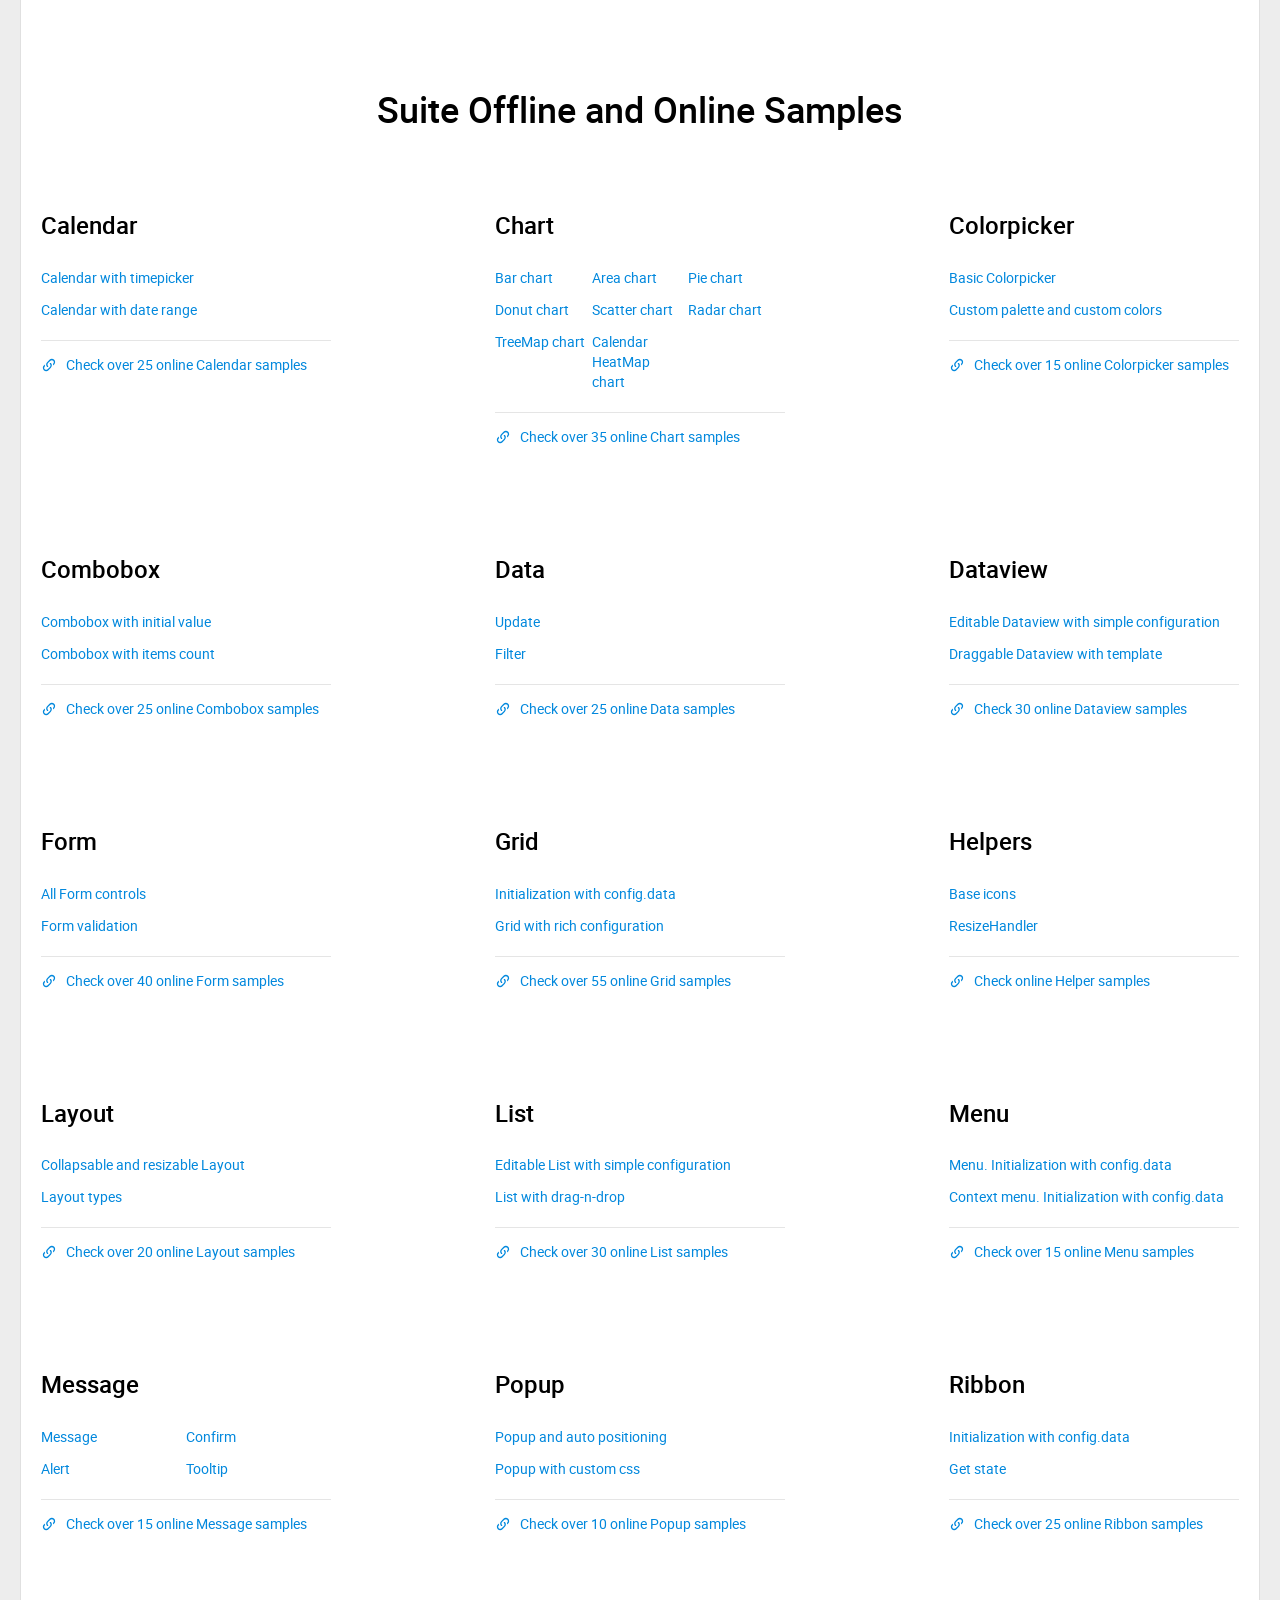
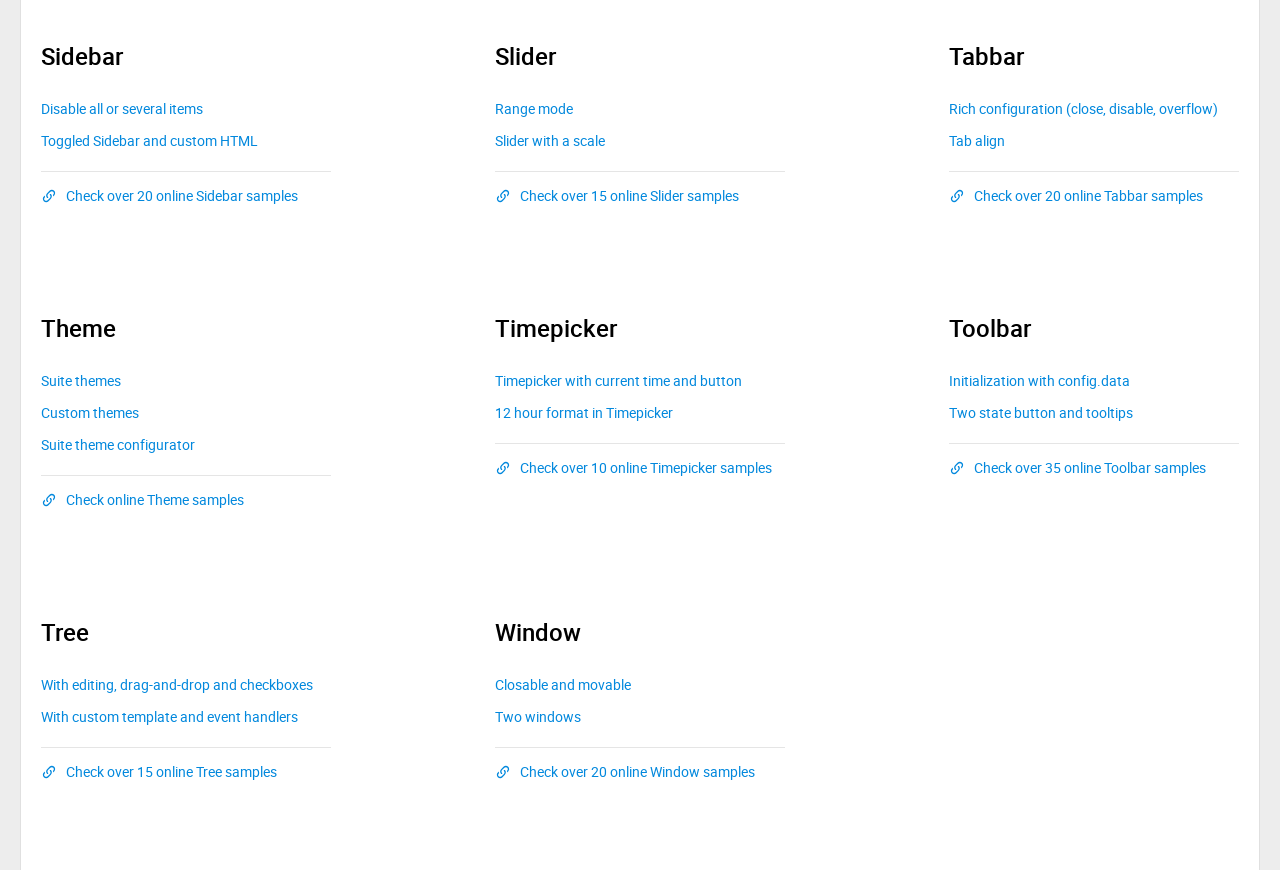
<file: src/main/resources/static/dhtmlx/suite/samples/index.html>
<!DOCTYPE html>
<html lang="en-US">
	<head>
		<meta name="author" content="XB Software" />
		<meta name="publisher" content="XB Software" />
		<meta name="copyright" content="XB Software" />
		<meta name="REVISIT-AFTER" content="10 days" />
		<meta http-equiv="Content-Type" content="text/html; charset=UTF-8" />
		<meta charset="UTF-8" />
		<meta name="language" content="English" />
		<meta name="viewport" content="width=device-width, height=device-height, initial-scale=1" />
		<meta name="format-detection" content="telephone=no" />

		<link rel="shortcut icon" href="./common/favicon/favicon.ico" type="image/x-icon" />

		<link rel="icon" href="./common/favicon/icon-16.png" sizes="16x16" />
		<link rel="icon" href="./common/favicon/icon-32.png" sizes="32x32" />
		<link rel="icon" href="./common/favicon/icon-48.png" sizes="48x48" />
		<link rel="icon" href="./common/favicon/icon-96.png" sizes="96x96" />
		<link rel="icon" href="./common/favicon/icon-144.png" sizes="144x144" />

		<title>Suite Offline and Online Samples</title>
		<!-- fonts -->
		<script>function loadFont(a,b,c,d){function e(){if(!window.FontFace)return!1;var a=new FontFace("t",'url("data:application/font-woff2,") format("woff2")',{}),b=a.load();try{b.then(null,function(){})}catch(c){}return"loading"===a.status}var f=navigator.userAgent,g=!window.addEventListener||f.match(/(Android (2|3|4.0|4.1|4.2|4.3))|(Opera (Mini|Mobi))/)&&!f.match(/Chrome/);if(!g){var h={};try{h=localStorage||{}}catch(i){}var j="x-font-"+a,k=j+"url",l=j+"css",m=h[k],n=h[l],o=document.createElement("style");if(o.rel="stylesheet",document.head.appendChild(o),!n||m!==b&&m!==c){var p=c&&e()?c:b,q=new XMLHttpRequest;q.open("GET",p),q.onload=function(){q.status>=200&&q.status<400&&(h[k]=p,h[l]=q.responseText,d||(o.textContent=q.responseText))},q.send()}else o.textContent=n}}</script>
		<script>loadFont('robotoFont', './common/fonts/fonts-woff.css?ver=1', './common/fonts/fonts-woff2.css?ver=1')</script>
		<!-- css -->
		<link rel="stylesheet" type="text/css" href="./common/cover.css?v=8.0.0">
	</head>

	<body>
		<svg xmlns="http://www.w3.org/2000/svg" xmlns:xlink="http://www.w3.org/1999/xlink" class="svg">
			<symbol viewBox="0 0 16 16" id="anchor">
				<path d="M7.06005 8.93998C7.33338 9.19999 7.33338 9.62665 7.06005 9.88665C6.80005 10.1467 6.37338 10.1467 6.11338 9.88665C4.81338 8.58665 4.81338 6.47332 6.11338 5.17332L8.47338 2.81332C9.77338 1.51332 11.8867 1.51332 13.1867 2.81332C14.4867 4.11332 14.4867 6.22665 13.1867 7.52665L12.1934 8.51998C12.2 7.97332 12.1134 7.42665 11.9267 6.90665L12.24 6.58665C13.0267 5.80665 13.0267 4.53998 12.24 3.75998C11.46 2.97332 10.1934 2.97332 9.41338 3.75998L7.06005 6.11332C6.27338 6.89332 6.27338 8.15999 7.06005 8.93998ZM8.94005 6.11332C9.20005 5.85332 9.62671 5.85332 9.88671 6.11332C11.1867 7.41332 11.1867 9.52665 9.88671 10.8267L7.52671 13.1867C6.22671 14.4867 4.11338 14.4867 2.81338 13.1867C1.51338 11.8867 1.51338 9.77332 2.81338 8.47332L3.80671 7.47999C3.80005 8.02665 3.88671 8.57332 4.07338 9.09998L3.76005 9.41332C2.97338 10.1933 2.97338 11.46 3.76005 12.24C4.54005 13.0267 5.80671 13.0267 6.58671 12.24L8.94005 9.88665C9.72671 9.10665 9.72671 7.83998 8.94005 7.05999C8.66671 6.79998 8.66671 6.37332 8.94005 6.11332Z"></path>
			</symbol>
		</svg>
		<div class="global-container">
				<div class="page-container">
				<div class="dhx-block">
						<h1 class="main-title">Suite Offline and Online Samples</h1>
					<div class="samples-container">
						<div class="samples-container__col ">
							<div>
								<div class="samples-title">Calendar</div>
								<div class="samples-list">
									<div class="samples-list__row">
										<a href="../samples/calendar/calendar_with_timepicker.html" title="" class="samples-link">Calendar with timepicker</a>
									</div>
									<div class="samples-list__row">
										<a href="../samples/calendar/calendar_with_date_range.html" title="" class="samples-link">Calendar with date range</a>
									</div>
								</div>
								<div class="samples-list-footer">
									<a href="https://snippet.dhtmlx.com/all?text&#x3D;%23calendar" title="" class="samples-icon-link" target="_blank">
										<span class="samples-icon-link__icon">
											<svg viewBox="0 0 16 16" class="anchor-icon">
												<use xmlns:xlink="http://www.w3.org/1999/xlink" xlink:href="#anchor" class="anchor-icon line"></use>
											</svg>
										</span>
										Check over 25 online Calendar samples
									</a>
								</div>
							</div>
						</div>
						<div class="samples-container__col ">
							<div>
								<div class="samples-title">Chart</div>
								<div class="samples-list">
									<div class="samples-list__row samples-list__row--w4">
										<a href="../samples/chart/bar_chart.html" title="" class="samples-link">Bar chart</a>
									</div>
									<div class="samples-list__row samples-list__row--w4">
										<a href="../samples/chart/area_chart.html" title="" class="samples-link">Area chart</a>
									</div>
									<div class="samples-list__row samples-list__row--w4">
										<a href="../samples/chart/pie_chart.html" title="" class="samples-link">Pie chart</a>
									</div>
									<div class="samples-list__row samples-list__row--w4">
										<a href="../samples/chart/donut_chart.html" title="" class="samples-link">Donut chart</a>
									</div>
									<div class="samples-list__row samples-list__row--w4">
										<a href="../samples/chart/scatter_chart.html" title="" class="samples-link">Scatter chart</a>
									</div>
									<div class="samples-list__row samples-list__row--w4">
										<a href="../samples/chart/radar_chart.html" title="" class="samples-link">Radar chart</a>
									</div>
									<div class="samples-list__row samples-list__row--w4">
										<a href="../samples/chart/treemap_chart.html" title="" class="samples-link">TreeMap chart</a>
									</div>
									<div class="samples-list__row samples-list__row--w4">
										<a href="../samples/chart/calendar_heat_map_chart.html" title="" class="samples-link">Calendar HeatMap chart</a>
									</div>
								</div>
								<div class="samples-list-footer">
									<a href="https://snippet.dhtmlx.com/all?text&#x3D;%23chart" title="" class="samples-icon-link" target="_blank">
										<span class="samples-icon-link__icon">
											<svg viewBox="0 0 16 16" class="anchor-icon">
												<use xmlns:xlink="http://www.w3.org/1999/xlink" xlink:href="#anchor" class="anchor-icon line"></use>
											</svg>
										</span>
										Check over 35 online Chart samples
									</a>
								</div>
							</div>
						</div>
						<div class="samples-container__col ">
							<div>
								<div class="samples-title">Colorpicker</div>
								<div class="samples-list">
									<div class="samples-list__row">
										<a href="../samples/colorpicker/basic_colorpicker.html" title="" class="samples-link">Basic Colorpicker</a>
									</div>
									<div class="samples-list__row">
										<a href="../samples/colorpicker/custom_pallete_and_custom_colors.html" title="" class="samples-link">Custom palette and custom colors</a>
									</div>
								</div>
								<div class="samples-list-footer">
									<a href="https://snippet.dhtmlx.com/all?text&#x3D;%23colorpicker" title="" class="samples-icon-link" target="_blank">
										<span class="samples-icon-link__icon">
											<svg viewBox="0 0 16 16" class="anchor-icon">
												<use xmlns:xlink="http://www.w3.org/1999/xlink" xlink:href="#anchor" class="anchor-icon line"></use>
											</svg>
										</span>
										Check over 15 online Colorpicker samples
									</a>
								</div>
							</div>
						</div>
						<div class="samples-container__col ">
							<div>
								<div class="samples-title">Combobox</div>
								<div class="samples-list">
									<div class="samples-list__row">
										<a href="../samples/combobox/combobox_with_initial_value.html" title="" class="samples-link">Combobox with initial value</a>
									</div>
									<div class="samples-list__row">
										<a href="../samples/combobox/combobox_with_items_count.html" title="" class="samples-link">Combobox with items count</a>
									</div>
								</div>
								<div class="samples-list-footer">
									<a href="https://snippet.dhtmlx.com/all?text&#x3D;%23combobox" title="" class="samples-icon-link" target="_blank">
										<span class="samples-icon-link__icon">
											<svg viewBox="0 0 16 16" class="anchor-icon">
												<use xmlns:xlink="http://www.w3.org/1999/xlink" xlink:href="#anchor" class="anchor-icon line"></use>
											</svg>
										</span>
										Check over 25 online Combobox samples
									</a>
								</div>
							</div>
						</div>
						<div class="samples-container__col ">
							<div>
								<div class="samples-title">Data</div>
								<div class="samples-list">
									<div class="samples-list__row">
										<a href="../samples/data/data_update.html" title="" class="samples-link">Update</a>
									</div>
									<div class="samples-list__row">
										<a href="../samples/data/data_filter.html" title="" class="samples-link">Filter</a>
									</div>
								</div>
								<div class="samples-list-footer">
									<a href="https://snippet.dhtmlx.com/all?text&#x3D;%23data" title="" class="samples-icon-link" target="_blank">
										<span class="samples-icon-link__icon">
											<svg viewBox="0 0 16 16" class="anchor-icon">
												<use xmlns:xlink="http://www.w3.org/1999/xlink" xlink:href="#anchor" class="anchor-icon line"></use>
											</svg>
										</span>
										Check over 25 online Data samples
									</a>
								</div>
							</div>
						</div>
						<div class="samples-container__col ">
							<div>
								<div class="samples-title">Dataview</div>
								<div class="samples-list">
									<div class="samples-list__row">
										<a href="../samples/dataview/editable_dataview_with_simple_configuration.html" title="" class="samples-link">Editable Dataview with simple configuration</a>
									</div>
									<div class="samples-list__row">
										<a href="../samples/dataview/draggable_dataview_with_template.html" title="" class="samples-link">Draggable Dataview with template</a>
									</div>
								</div>
								<div class="samples-list-footer">
									<a href="https://snippet.dhtmlx.com/all?text&#x3D;%23dataview" title="" class="samples-icon-link" target="_blank">
										<span class="samples-icon-link__icon">
											<svg viewBox="0 0 16 16" class="anchor-icon">
												<use xmlns:xlink="http://www.w3.org/1999/xlink" xlink:href="#anchor" class="anchor-icon line"></use>
											</svg>
										</span>
										Check 30 online Dataview samples
									</a>
								</div>
							</div>
						</div>
						<div class="samples-container__col ">
							<div>
								<div class="samples-title">Form</div>
								<div class="samples-list">
									<div class="samples-list__row">
										<a href="../samples/form/all_form_controls.html" title="" class="samples-link">All Form controls</a>
									</div>
									<div class="samples-list__row">
										<a href="../samples/form/form_validation.html" title="" class="samples-link">Form validation</a>
									</div>
								</div>
								<div class="samples-list-footer">
									<a href="https://snippet.dhtmlx.com/all?text&#x3D;%23form" title="" class="samples-icon-link" target="_blank">
										<span class="samples-icon-link__icon">
											<svg viewBox="0 0 16 16" class="anchor-icon">
												<use xmlns:xlink="http://www.w3.org/1999/xlink" xlink:href="#anchor" class="anchor-icon line"></use>
											</svg>
										</span>
										Check over 40 online Form samples
									</a>
								</div>
							</div>
						</div>
						<div class="samples-container__col ">
							<div>
								<div class="samples-title">Grid</div>
								<div class="samples-list">
									<div class="samples-list__row">
										<a href="../samples/grid/grid_initialization.html" title="" class="samples-link">Initialization with config.data</a>
									</div>
									<div class="samples-list__row">
										<a href="../samples/grid/grid_with_rich_configuration.html" title="" class="samples-link">Grid with rich configuration</a>
									</div>
								</div>
								<div class="samples-list-footer">
									<a href="https://snippet.dhtmlx.com/all?text&#x3D;%23grid" title="" class="samples-icon-link" target="_blank">
										<span class="samples-icon-link__icon">
											<svg viewBox="0 0 16 16" class="anchor-icon">
												<use xmlns:xlink="http://www.w3.org/1999/xlink" xlink:href="#anchor" class="anchor-icon line"></use>
											</svg>
										</span>
										Check over 55 online Grid samples
									</a>
								</div>
							</div>
						</div>
						<div class="samples-container__col ">
							<div>
								<div class="samples-title">Helpers</div>
								<div class="samples-list">
									<div class="samples-list__row">
										<a href="../samples/helpers/base_icons.html" title="" class="samples-link">Base icons</a>
									</div>
									<div class="samples-list__row">
										<a href="../samples/helpers/resizehandler.html" title="" class="samples-link">ResizeHandler</a>
									</div>
								</div>
								<div class="samples-list-footer">
									<a href="https://snippet.dhtmlx.com/all?text&#x3D;%23helper" title="" class="samples-icon-link" target="_blank">
										<span class="samples-icon-link__icon">
											<svg viewBox="0 0 16 16" class="anchor-icon">
												<use xmlns:xlink="http://www.w3.org/1999/xlink" xlink:href="#anchor" class="anchor-icon line"></use>
											</svg>
										</span>
										Check online Helper samples
									</a>
								</div>
							</div>
						</div>
						<div class="samples-container__col ">
							<div>
								<div class="samples-title">Layout</div>
								<div class="samples-list">
									<div class="samples-list__row">
										<a href="../samples/layout/collapsable_and_resizable_layout.html" title="" class="samples-link">Collapsable and resizable Layout</a>
									</div>
									<div class="samples-list__row">
										<a href="../samples/layout/layout_types.html" title="" class="samples-link">Layout types</a>
									</div>
								</div>
								<div class="samples-list-footer">
									<a href="https://snippet.dhtmlx.com/all?text&#x3D;%23layout" title="" class="samples-icon-link" target="_blank">
										<span class="samples-icon-link__icon">
											<svg viewBox="0 0 16 16" class="anchor-icon">
												<use xmlns:xlink="http://www.w3.org/1999/xlink" xlink:href="#anchor" class="anchor-icon line"></use>
											</svg>
										</span>
										Check over 20 online Layout samples
									</a>
								</div>
							</div>
						</div>
						<div class="samples-container__col ">
							<div>
								<div class="samples-title">List</div>
								<div class="samples-list">
									<div class="samples-list__row">
										<a href="../samples/list/editable_list_with_simple_configuration.html" title="" class="samples-link">Editable List with simple configuration</a>
									</div>
									<div class="samples-list__row">
										<a href="../samples/list/list_with_drag_n_drop.html" title="" class="samples-link">List with drag-n-drop</a>
									</div>
								</div>
								<div class="samples-list-footer">
									<a href="https://snippet.dhtmlx.com/all?text&#x3D;%23list" title="" class="samples-icon-link" target="_blank">
										<span class="samples-icon-link__icon">
											<svg viewBox="0 0 16 16" class="anchor-icon">
												<use xmlns:xlink="http://www.w3.org/1999/xlink" xlink:href="#anchor" class="anchor-icon line"></use>
											</svg>
										</span>
										Check over 30 online List samples
									</a>
								</div>
							</div>
						</div>
						<div class="samples-container__col ">
							<div>
								<div class="samples-title">Menu</div>
								<div class="samples-list">
									<div class="samples-list__row">
										<a href="../samples/menu/menu_initialization.html" title="" class="samples-link">Menu. Initialization with config.data</a>
									</div>
									<div class="samples-list__row">
										<a href="../samples/menu/context_menu_initialization.html" title="" class="samples-link">Context menu. Initialization with config.data</a>
									</div>
								</div>
								<div class="samples-list-footer">
									<a href="https://snippet.dhtmlx.com/all?text&#x3D;%23menu" title="" class="samples-icon-link" target="_blank">
										<span class="samples-icon-link__icon">
											<svg viewBox="0 0 16 16" class="anchor-icon">
												<use xmlns:xlink="http://www.w3.org/1999/xlink" xlink:href="#anchor" class="anchor-icon line"></use>
											</svg>
										</span>
										Check over 15 online Menu samples
									</a>
								</div>
							</div>
						</div>
						<div class="samples-container__col ">
							<div>
								<div class="samples-title">Message</div>
								<div class="samples-list">
									<div class="samples-list__row samples-list__row--w2">
										<a href="../samples/message/message.html" title="" class="samples-link">Message</a>
									</div>
									<div class="samples-list__row samples-list__row--w2">
										<a href="../samples/message/confirm.html" title="" class="samples-link">Confirm</a>
									</div>
									<div class="samples-list__row samples-list__row--w2">
										<a href="../samples/message/alert.html" title="" class="samples-link">Alert</a>
									</div>
									<div class="samples-list__row samples-list__row--w2">
										<a href="../samples/message/tooltip.html" title="" class="samples-link">Tooltip</a>
									</div>
								</div>
								<div class="samples-list-footer">
									<a href="https://snippet.dhtmlx.com/all?text&#x3D;%23message" title="" class="samples-icon-link" target="_blank">
										<span class="samples-icon-link__icon">
											<svg viewBox="0 0 16 16" class="anchor-icon">
												<use xmlns:xlink="http://www.w3.org/1999/xlink" xlink:href="#anchor" class="anchor-icon line"></use>
											</svg>
										</span>
										Check over 15 online Message samples
									</a>
								</div>
							</div>
						</div>
						<div class="samples-container__col ">
							<div>
								<div class="samples-title">Popup</div>
								<div class="samples-list">
									<div class="samples-list__row">
										<a href="../samples/popup/popup_auto_positioning.html" title="" class="samples-link">Popup and auto positioning</a>
									</div>
									<div class="samples-list__row">
										<a href="../samples/popup/popup_with_custom_css.html" title="" class="samples-link">Popup with custom css</a>
									</div>
								</div>
								<div class="samples-list-footer">
									<a href="https://snippet.dhtmlx.com/all?text&#x3D;%23popup" title="" class="samples-icon-link" target="_blank">
										<span class="samples-icon-link__icon">
											<svg viewBox="0 0 16 16" class="anchor-icon">
												<use xmlns:xlink="http://www.w3.org/1999/xlink" xlink:href="#anchor" class="anchor-icon line"></use>
											</svg>
										</span>
										Check over 10 online Popup samples
									</a>
								</div>
							</div>
						</div>
						<div class="samples-container__col ">
							<div>
								<div class="samples-title">Ribbon</div>
								<div class="samples-list">
									<div class="samples-list__row">
										<a href="../samples/ribbon/ribbon_initialization.html" title="" class="samples-link">Initialization with config.data</a>
									</div>
									<div class="samples-list__row">
										<a href="../samples/ribbon/ribbon_get_state.html" title="" class="samples-link">Get state</a>
									</div>
								</div>
								<div class="samples-list-footer">
									<a href="https://snippet.dhtmlx.com/all?text&#x3D;%23ribbon" title="" class="samples-icon-link" target="_blank">
										<span class="samples-icon-link__icon">
											<svg viewBox="0 0 16 16" class="anchor-icon">
												<use xmlns:xlink="http://www.w3.org/1999/xlink" xlink:href="#anchor" class="anchor-icon line"></use>
											</svg>
										</span>
										Check over 25 online Ribbon samples
									</a>
								</div>
							</div>
						</div>
						<div class="samples-container__col ">
							<div>
								<div class="samples-title">Sidebar</div>
								<div class="samples-list">
									<div class="samples-list__row">
										<a href="../samples/sidebar/disable_all_or_several_items.html" title="" class="samples-link">Disable all or several items</a>
									</div>
									<div class="samples-list__row">
										<a href="../samples/sidebar/toggled_sidebar_and_custom_html.html" title="" class="samples-link">Toggled Sidebar and custom HTML</a>
									</div>
								</div>
								<div class="samples-list-footer">
									<a href="https://snippet.dhtmlx.com/all?text&#x3D;%23sidebar" title="" class="samples-icon-link" target="_blank">
										<span class="samples-icon-link__icon">
											<svg viewBox="0 0 16 16" class="anchor-icon">
												<use xmlns:xlink="http://www.w3.org/1999/xlink" xlink:href="#anchor" class="anchor-icon line"></use>
											</svg>
										</span>
										Check over 20 online Sidebar samples
									</a>
								</div>
							</div>
						</div>
						<div class="samples-container__col ">
							<div>
								<div class="samples-title">Slider</div>
								<div class="samples-list">
									<div class="samples-list__row">
										<a href="../samples/slider/slider_range_mode.html" title="" class="samples-link">Range mode</a>
									</div>
									<div class="samples-list__row">
										<a href="../samples/slider/slider_with_a_scale.html" title="" class="samples-link">Slider with a scale</a>
									</div>
								</div>
								<div class="samples-list-footer">
									<a href="https://snippet.dhtmlx.com/all?text&#x3D;%23slider" title="" class="samples-icon-link" target="_blank">
										<span class="samples-icon-link__icon">
											<svg viewBox="0 0 16 16" class="anchor-icon">
												<use xmlns:xlink="http://www.w3.org/1999/xlink" xlink:href="#anchor" class="anchor-icon line"></use>
											</svg>
										</span>
										Check over 15 online Slider samples
									</a>
								</div>
							</div>
						</div>
						<div class="samples-container__col ">
							<div>
								<div class="samples-title">Tabbar</div>
								<div class="samples-list">
									<div class="samples-list__row">
										<a href="../samples/tabbar/tabbar_rich_configuration.html" title="" class="samples-link">Rich configuration (сlose, disable, overflow)</a>
									</div>
									<div class="samples-list__row">
										<a href="../samples/tabbar/tabbar_tab_align.html" title="" class="samples-link">Tab align</a>
									</div>
								</div>
								<div class="samples-list-footer">
									<a href="https://snippet.dhtmlx.com/all?text&#x3D;%23tabbar" title="" class="samples-icon-link" target="_blank">
										<span class="samples-icon-link__icon">
											<svg viewBox="0 0 16 16" class="anchor-icon">
												<use xmlns:xlink="http://www.w3.org/1999/xlink" xlink:href="#anchor" class="anchor-icon line"></use>
											</svg>
										</span>
										Check over 20 online Tabbar samples
									</a>
								</div>
							</div>
						</div>
						<div class="samples-container__col ">
							<div>
								<div class="samples-title">Theme</div>
								<div class="samples-list">
									<div class="samples-list__row">
										<a href="../samples/theme/base_theme.html" title="" class="samples-link">Suite themes</a>
									</div>
									<div class="samples-list__row">
										<a href="../samples/theme/custom_theme.html" title="" class="samples-link">Custom themes</a>
									</div>
									<div class="samples-list__row">
										<a href="../samples/theme/theme_configurator.html" title="" class="samples-link">Suite theme configurator</a>
									</div>
								</div>
								<div class="samples-list-footer">
									<a href="https://snippet.dhtmlx.com/all?text&#x3D;%23theme" title="" class="samples-icon-link" target="_blank">
										<span class="samples-icon-link__icon">
											<svg viewBox="0 0 16 16" class="anchor-icon">
												<use xmlns:xlink="http://www.w3.org/1999/xlink" xlink:href="#anchor" class="anchor-icon line"></use>
											</svg>
										</span>
										Check online Theme samples
									</a>
								</div>
							</div>
						</div>
						<div class="samples-container__col ">
							<div>
								<div class="samples-title">Timepicker</div>
								<div class="samples-list">
									<div class="samples-list__row">
										<a href="../samples/timepicker/timepicker_with_current_time_and_button.html" title="" class="samples-link">Timepicker with current time and button</a>
									</div>
									<div class="samples-list__row">
										<a href="../samples/timepicker/twelve_hour_format_in_timepicker.html" title="" class="samples-link">12 hour format in Timepicker</a>
									</div>
								</div>
								<div class="samples-list-footer">
									<a href="https://snippet.dhtmlx.com/all?text&#x3D;%23timepicker" title="" class="samples-icon-link" target="_blank">
										<span class="samples-icon-link__icon">
											<svg viewBox="0 0 16 16" class="anchor-icon">
												<use xmlns:xlink="http://www.w3.org/1999/xlink" xlink:href="#anchor" class="anchor-icon line"></use>
											</svg>
										</span>
										Check over 10 online Timepicker samples
									</a>
								</div>
							</div>
						</div>
						<div class="samples-container__col ">
							<div>
								<div class="samples-title">Toolbar</div>
								<div class="samples-list">
									<div class="samples-list__row">
										<a href="../samples/toolbar/toolbar_initialization.html" title="" class="samples-link">Initialization with config.data</a>
									</div>
									<div class="samples-list__row">
										<a href="../samples/toolbar/toolbar_two_state_button_and_tooltips.html" title="" class="samples-link">Two state button and tooltips</a>
									</div>
								</div>
								<div class="samples-list-footer">
									<a href="https://snippet.dhtmlx.com/all?text&#x3D;%23toolbar" title="" class="samples-icon-link" target="_blank">
										<span class="samples-icon-link__icon">
											<svg viewBox="0 0 16 16" class="anchor-icon">
												<use xmlns:xlink="http://www.w3.org/1999/xlink" xlink:href="#anchor" class="anchor-icon line"></use>
											</svg>
										</span>
										Check over 35 online Toolbar samples
									</a>
								</div>
							</div>
						</div>
						<div class="samples-container__col ">
							<div>
								<div class="samples-title">Tree</div>
								<div class="samples-list">
									<div class="samples-list__row">
										<a href="../samples/tree/with_editing_drag_and_drop_and_checkboxes.html" title="" class="samples-link">With editing, drag-and-drop and checkboxes</a>
									</div>
									<div class="samples-list__row">
										<a href="../samples/tree/with_custom_template_and_event_handlers.html" title="" class="samples-link">With custom template and event handlers</a>
									</div>
								</div>
								<div class="samples-list-footer">
									<a href="https://snippet.dhtmlx.com/all?text&#x3D;%23tree" title="" class="samples-icon-link" target="_blank">
										<span class="samples-icon-link__icon">
											<svg viewBox="0 0 16 16" class="anchor-icon">
												<use xmlns:xlink="http://www.w3.org/1999/xlink" xlink:href="#anchor" class="anchor-icon line"></use>
											</svg>
										</span>
										Check over 15 online Tree samples
									</a>
								</div>
							</div>
						</div>
						<div class="samples-container__col ">
							<div>
								<div class="samples-title">Window</div>
								<div class="samples-list">
									<div class="samples-list__row">
										<a href="../samples/window/window_closable_and_movable.html" title="" class="samples-link">Closable and movable</a>
									</div>
									<div class="samples-list__row">
										<a href="../samples/window/window_two_windows.html" title="" class="samples-link">Two windows</a>
									</div>
								</div>
								<div class="samples-list-footer">
									<a href="https://snippet.dhtmlx.com/all?text&#x3D;%23window" title="" class="samples-icon-link" target="_blank">
										<span class="samples-icon-link__icon">
											<svg viewBox="0 0 16 16" class="anchor-icon">
												<use xmlns:xlink="http://www.w3.org/1999/xlink" xlink:href="#anchor" class="anchor-icon line"></use>
											</svg>
										</span>
										Check over 20 online Window samples
									</a>
								</div>
							</div>
						</div>
					</div>
				</div>
			</div>
		</div>
	</body>
</html>
</file>
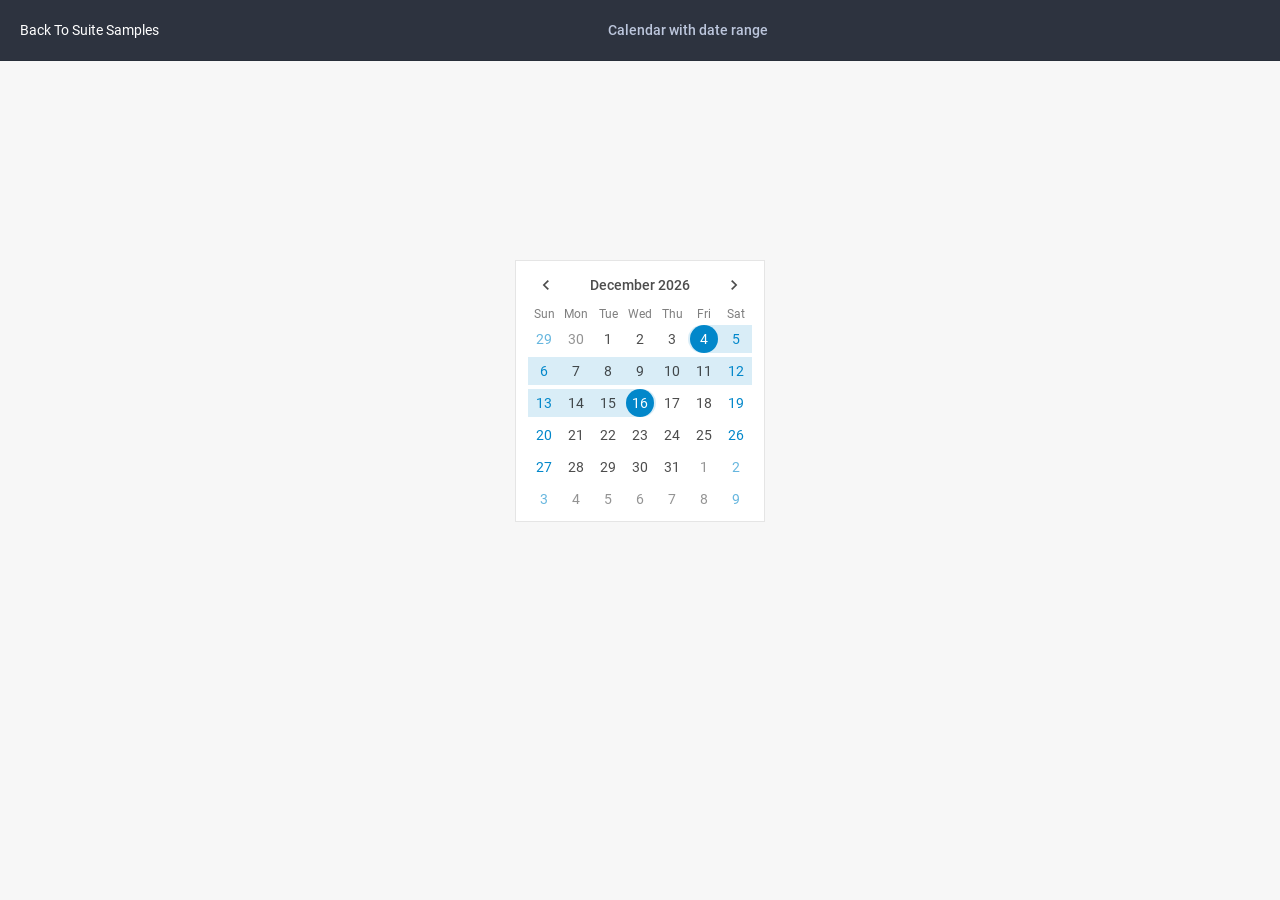
<file: src/main/resources/static/dhtmlx/suite/samples/calendar/calendar_with_date_range.html>
<!DOCTYPE html>
<html lang="en-US">
	<head>
		<!-- meta block -->
		<title>Calendar with date range - DHTMLX Calendar</title>
		<meta name="description" content="">
		<meta name="viewport" content="width=device-width, initial-scale=1.0" charset="utf-8">
		
		<link rel="shortcut icon" href="../common/favicon/favicon.ico" type="image/x-icon" />
		<link rel="icon" href="../common/favicon/icon-16.png" sizes="16x16" />
		<link rel="icon" href="../common/favicon/icon-32.png" sizes="32x32" />
		<link rel="icon" href="../common/favicon/icon-48.png" sizes="48x48" />
		<link rel="icon" href="../common/favicon/icon-96.png" sizes="96x96" />
		<link rel="icon" href="../common/favicon/icon-144.png" sizes="144x144" />
		<!-- end meta block -->
		<script type="text/javascript" src="../../codebase/suite.js?v=8.0.0"></script>
		<link rel="stylesheet" href="../../codebase/suite.css?v=8.0.0">
		
		<link rel="stylesheet" href="../common/index.css?v=8.0.0">
		<!-- custom sample head -->
	</head>
	<body>
		<header class="dhx_sample-header">
			<div class="dhx_sample-header__main">
				<nav class="dhx_sample-header__breadcrumbs">
					<ul class="dhx_sample-header-breadcrumbs">
								<li class="dhx_sample-header-breadcrumbs__item">
									<a href="../index.html" class="dhx_sample-header-breadcrumbs__link">Back to Suite samples</a>
								</li>
							</ul>
				</nav>
				<h1 class="dhx_sample-header__title">
					<div class="dhx_sample-header__content">
						Calendar with date range
					</div>
				</h1>
			</div>
</header>
		<section class="dhx_sample-container">
			<div id="calendar" style="padding: 20px; margin: auto;"></div>
		</section>
		<script>
			const firstDate = new Date();
			const secondDate = new Date(Date.now() + 1000000000);

			const calendar = new dhx.Calendar("calendar", {
				css: "dhx_widget--bordered",
				range: true,
				value: [firstDate, secondDate]
			});
		</script>
	</body>
</html>
</file>
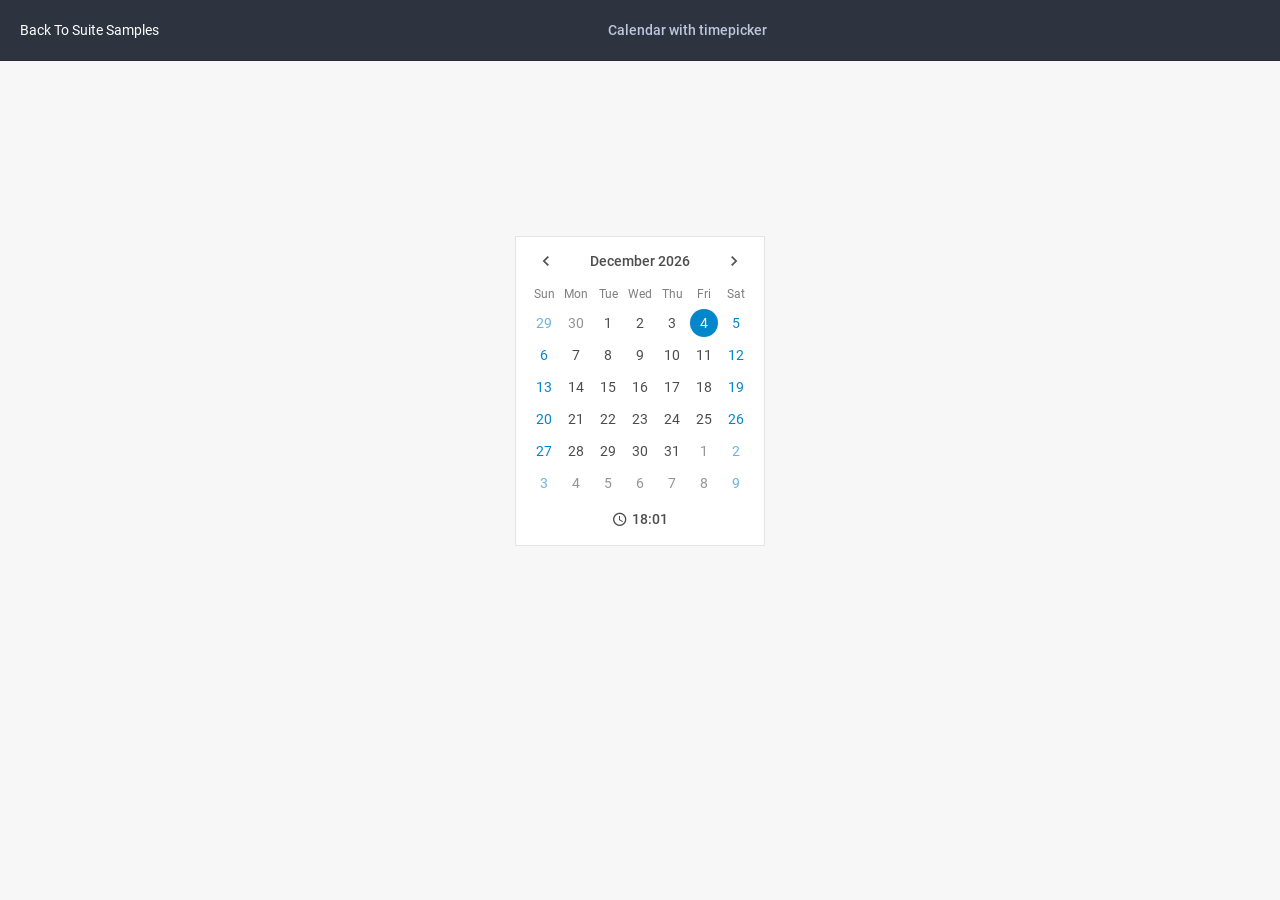
<file: src/main/resources/static/dhtmlx/suite/samples/calendar/calendar_with_timepicker.html>
<!DOCTYPE html>
<html lang="en-US">
	<head>
		<!-- meta block -->
		<title>Calendar with timepicker - DHTMLX Calendar</title>
		<meta name="description" content="">
		<meta name="viewport" content="width=device-width, initial-scale=1.0" charset="utf-8">
		
		<link rel="shortcut icon" href="../common/favicon/favicon.ico" type="image/x-icon" />
		<link rel="icon" href="../common/favicon/icon-16.png" sizes="16x16" />
		<link rel="icon" href="../common/favicon/icon-32.png" sizes="32x32" />
		<link rel="icon" href="../common/favicon/icon-48.png" sizes="48x48" />
		<link rel="icon" href="../common/favicon/icon-96.png" sizes="96x96" />
		<link rel="icon" href="../common/favicon/icon-144.png" sizes="144x144" />
		<!-- end meta block -->
		<script type="text/javascript" src="../../codebase/suite.js?v=8.0.0"></script>
		<link rel="stylesheet" href="../../codebase/suite.css?v=8.0.0">
		
		<link rel="stylesheet" href="../common/index.css?v=8.0.0">
		<!-- custom sample head -->
	</head>
	<body>
		<header class="dhx_sample-header">
			<div class="dhx_sample-header__main">
				<nav class="dhx_sample-header__breadcrumbs">
					<ul class="dhx_sample-header-breadcrumbs">
								<li class="dhx_sample-header-breadcrumbs__item">
									<a href="../index.html" class="dhx_sample-header-breadcrumbs__link">Back to Suite samples</a>
								</li>
							</ul>
				</nav>
				<h1 class="dhx_sample-header__title">
					<div class="dhx_sample-header__content">
						Calendar with timepicker
					</div>
				</h1>
			</div>
</header>
		<section class="dhx_sample-container">
			<div id="calendar" style="padding: 20px; margin: auto;"></div>
		</section>
		<script>
			const calendar = new dhx.Calendar("calendar", {
				timePicker: true,
				value: new Date(),
				css: "dhx_widget--bordered"
			});
		</script>
	</body>
</html>
</file>
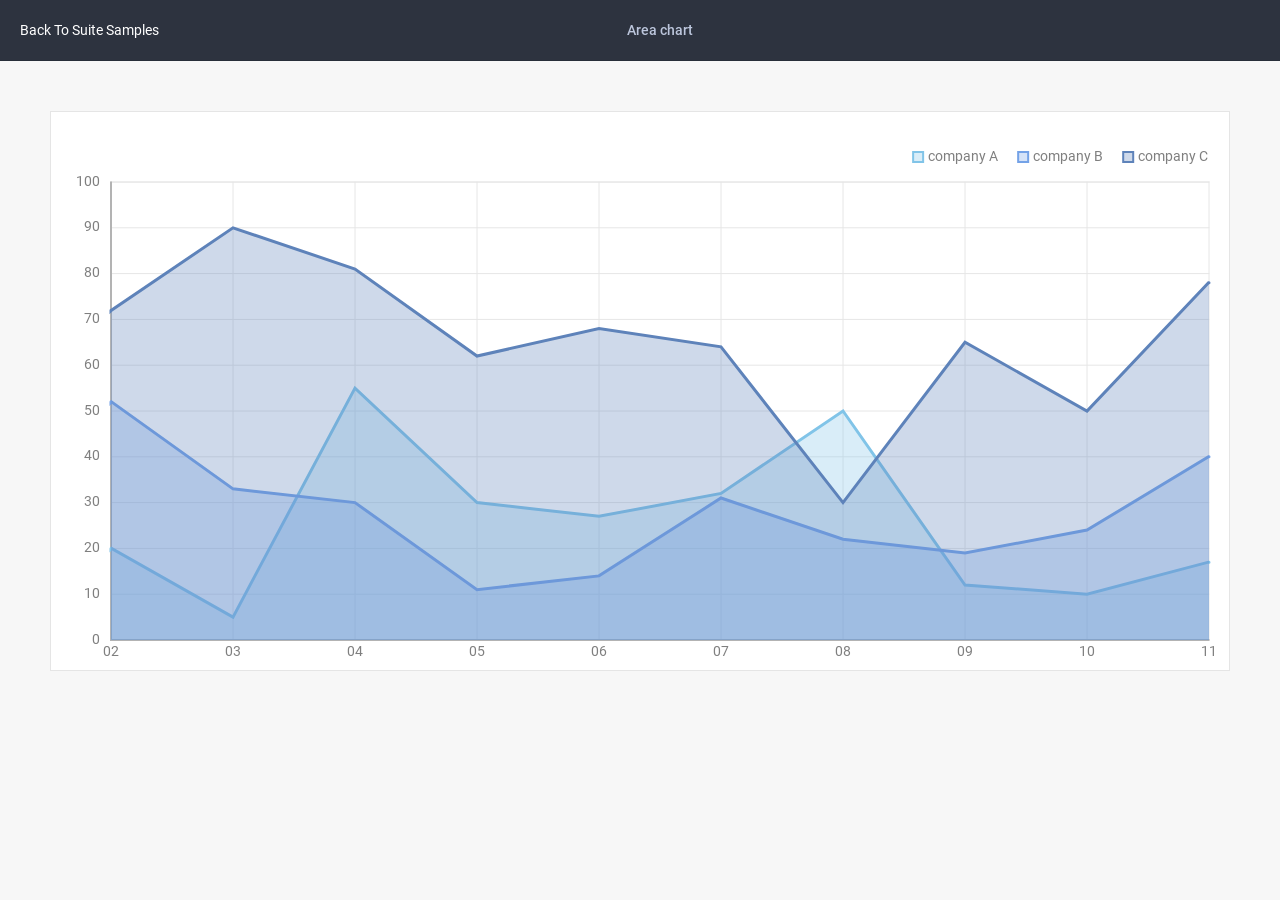
<file: src/main/resources/static/dhtmlx/suite/samples/chart/area_chart.html>
<!DOCTYPE html>
<html lang="en-US">
	<head>
		<!-- meta block -->
		<title>Area chart - DHTMLX Chart</title>
		<meta name="description" content="">
		<meta name="viewport" content="width=device-width, initial-scale=1.0" charset="utf-8">
		
		<link rel="shortcut icon" href="../common/favicon/favicon.ico" type="image/x-icon" />
		<link rel="icon" href="../common/favicon/icon-16.png" sizes="16x16" />
		<link rel="icon" href="../common/favicon/icon-32.png" sizes="32x32" />
		<link rel="icon" href="../common/favicon/icon-48.png" sizes="48x48" />
		<link rel="icon" href="../common/favicon/icon-96.png" sizes="96x96" />
		<link rel="icon" href="../common/favicon/icon-144.png" sizes="144x144" />
		<!-- end meta block -->
		<script type="text/javascript" src="../../codebase/suite.js?v=8.0.0"></script>
		<link rel="stylesheet" href="../../codebase/suite.css?v=8.0.0">
		
		<link rel="stylesheet" href="../common/index.css?v=8.0.0">
		<!-- custom sample head -->
	</head>
	<body>
		<header class="dhx_sample-header">
			<div class="dhx_sample-header__main">
				<nav class="dhx_sample-header__breadcrumbs">
					<ul class="dhx_sample-header-breadcrumbs">
								<li class="dhx_sample-header-breadcrumbs__item">
									<a href="../index.html" class="dhx_sample-header-breadcrumbs__link">Back to Suite samples</a>
								</li>
							</ul>
				</nav>
				<h1 class="dhx_sample-header__title">
					<div class="dhx_sample-header__content">
						Area chart
					</div>
				</h1>
			</div>
</header>
		<section class="dhx_sample-container">
			<div id="chart" style="width: 100%; padding: 20px"></div>
		</section>
		<script>
			const companiesData = [
				{ month: "02", "company A": 20, "company B": 52, "company C": 72, "company D": 34 },
				{ month: "03", "company A": 5, "company B": 33, "company C": 90, "company D": 55 },
				{ month: "04", "company A": 55, "company B": 30, "company C": 81, "company D": 66 },
				{ month: "05", "company A": 30, "company B": 11, "company C": 62, "company D": 22 },
				{ month: "06", "company A": 27, "company B": 14, "company C": 68, "company D": 70 },
				{ month: "07", "company A": 32, "company B": 31, "company C": 64, "company D": 50 },
				{ month: "08", "company A": 50, "company B": 22, "company C": 30, "company D": 80 },
				{ month: "09", "company A": 12, "company B": 19, "company C": 65, "company D": 48 },
				{ month: "10", "company A": 10, "company B": 24, "company C": 50, "company D": 66 },
				{ month: "11", "company A": 17, "company B": 40, "company C": 78, "company D": 55 }
			];
			//  You can change stroke width in series config
			const config = {
				type: "area",
				css: "dhx_widget--bordered",
				scales: {
					"bottom": {
						text: "month"
					},
					"left": {
						maxTicks: 10,
						max: 100,
						min: 0
					}
				},
				series: [
					{
						id: "A",
						value: "company A",
						color: "#81C4E8",
						strokeWidth: 3
					},
					{
						id: "B",
						value: "company B",
						color: "#74A2E7",
						strokeWidth: 3
					},
					{
						id: "C",
						value: "company C",
						color: "#5E83BA",
						strokeWidth: 3
					}
				],
				legend: {
					series: ["A", "B", "C"],
					halign: "right",
					valign: "top",
					size: 60
				}
			};
			const chart = new dhx.Chart("chart", config);
			chart.data.parse(companiesData);
		</script>
	</body>
</html>
</file>
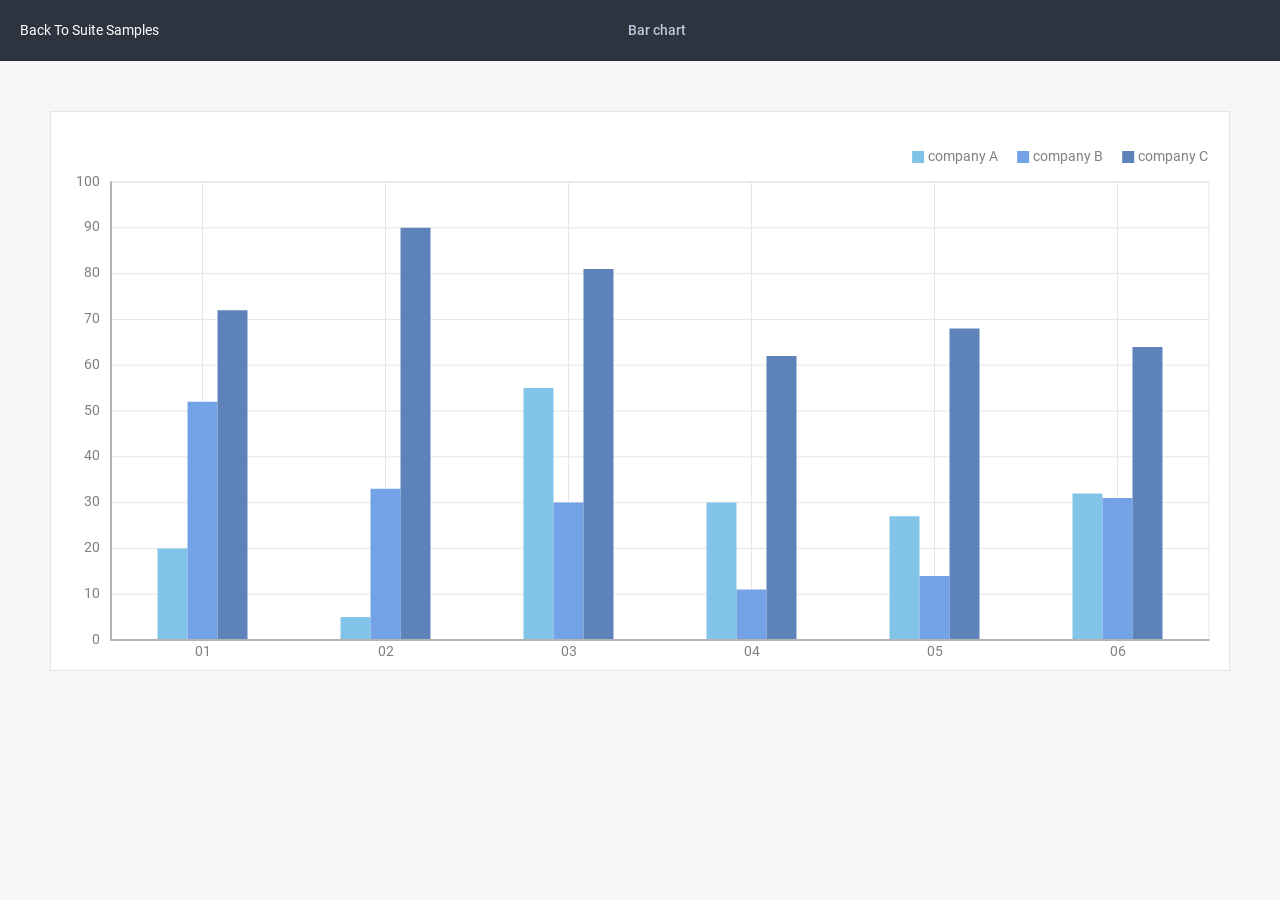
<file: src/main/resources/static/dhtmlx/suite/samples/chart/bar_chart.html>
<!DOCTYPE html>
<html lang="en-US">
	<head>
		<!-- meta block -->
		<title>Bar chart - DHTMLX Chart</title>
		<meta name="description" content="">
		<meta name="viewport" content="width=device-width, initial-scale=1.0" charset="utf-8">
		
		<link rel="shortcut icon" href="../common/favicon/favicon.ico" type="image/x-icon" />
		<link rel="icon" href="../common/favicon/icon-16.png" sizes="16x16" />
		<link rel="icon" href="../common/favicon/icon-32.png" sizes="32x32" />
		<link rel="icon" href="../common/favicon/icon-48.png" sizes="48x48" />
		<link rel="icon" href="../common/favicon/icon-96.png" sizes="96x96" />
		<link rel="icon" href="../common/favicon/icon-144.png" sizes="144x144" />
		<!-- end meta block -->
		<script type="text/javascript" src="../../codebase/suite.js?v=8.0.0"></script>
		<link rel="stylesheet" href="../../codebase/suite.css?v=8.0.0">
		
		<link rel="stylesheet" href="../common/index.css?v=8.0.0">
		<!-- custom sample head -->
	</head>
	<body>
		<header class="dhx_sample-header">
			<div class="dhx_sample-header__main">
				<nav class="dhx_sample-header__breadcrumbs">
					<ul class="dhx_sample-header-breadcrumbs">
								<li class="dhx_sample-header-breadcrumbs__item">
									<a href="../index.html" class="dhx_sample-header-breadcrumbs__link">Back to Suite samples</a>
								</li>
							</ul>
				</nav>
				<h1 class="dhx_sample-header__title">
					<div class="dhx_sample-header__content">
						Bar chart
					</div>
				</h1>
			</div>
</header>
		<section class="dhx_sample-container">
			<div id="chart" style="width: 100%; padding: 20px"></div>
		</section>
		<script>
			const companiesData = [
				{ month: "01", "company A": 20, "company B": 52, "company C": 72, "company D": 34 },
				{ month: "02", "company A": 5, "company B": 33, "company C": 90, "company D": 55 },
				{ month: "03", "company A": 55, "company B": 30, "company C": 81, "company D": 66 },
				{ month: "04", "company A": 30, "company B": 11, "company C": 62, "company D": 22 },
				{ month: "05", "company A": 27, "company B": 14, "company C": 68, "company D": 70 },
				{ month: "06", "company A": 32, "company B": 31, "company C": 64, "company D": 50 },
			];
			const config = {
				type: "bar",
				css: "dhx_widget--bordered",
				scales: {
					"bottom": {
						text: "month"
					},
					"left": {
						maxTicks: 10,
						max: 100,
						min: 0
					}
				},
				series: [
					{
						id: "A",
						value: "company A",
						color: "#81C4E8",
						fill: "#81C4E8"
					},
					{
						id: "B",
						value: "company B",
						color: "#74A2E7",
						fill: "#74A2E7"
					},
					{
						id: "C",
						value: "company C",
						color: "#5E83BA",
						fill: "#5E83BA"
					}
				],
				legend: {
					series: ["A", "B", "C"],
					halign: "right",
					valign: "top",
					size: 60
				}
			};
			const chart = new dhx.Chart("chart", config);
			chart.data.parse(companiesData);
		</script>
	</body>
</html>
</file>
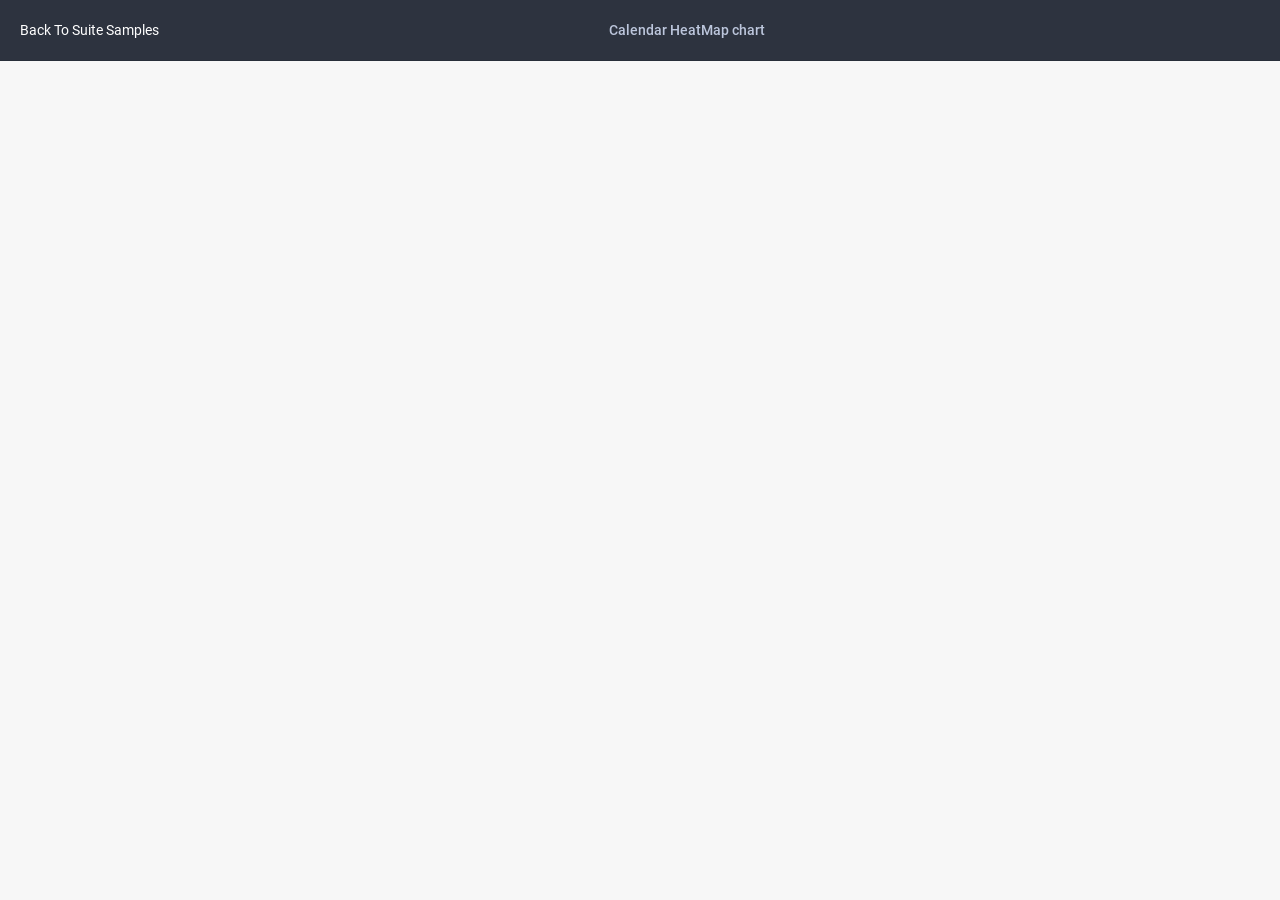
<file: src/main/resources/static/dhtmlx/suite/samples/chart/calendar_heat_map_chart.html>
<!DOCTYPE html>
<html lang="en-US">
	<head>
		<!-- meta block -->
		<title>Calendar HeatMap chart - DHTMLX Chart</title>
		<meta name="description" content="">
		<meta name="viewport" content="width=device-width, initial-scale=1.0" charset="utf-8">
		
		<link rel="shortcut icon" href="../common/favicon/favicon.ico" type="image/x-icon" />
		<link rel="icon" href="../common/favicon/icon-16.png" sizes="16x16" />
		<link rel="icon" href="../common/favicon/icon-32.png" sizes="32x32" />
		<link rel="icon" href="../common/favicon/icon-48.png" sizes="48x48" />
		<link rel="icon" href="../common/favicon/icon-96.png" sizes="96x96" />
		<link rel="icon" href="../common/favicon/icon-144.png" sizes="144x144" />
		<!-- end meta block -->
		<script type="text/javascript" src="../../codebase/suite.js?v=8.0.0"></script>
		<link rel="stylesheet" href="../../codebase/suite.css?v=8.0.0">
		
		<link rel="stylesheet" href="../common/index.css?v=8.0.0">
		<!-- custom sample head -->
	</head>
	<body>
		<header class="dhx_sample-header">
			<div class="dhx_sample-header__main">
				<nav class="dhx_sample-header__breadcrumbs">
					<ul class="dhx_sample-header-breadcrumbs">
								<li class="dhx_sample-header-breadcrumbs__item">
									<a href="../index.html" class="dhx_sample-header-breadcrumbs__link">Back to Suite samples</a>
								</li>
							</ul>
				</nav>
				<h1 class="dhx_sample-header__title">
					<div class="dhx_sample-header__content">
						Calendar HeatMap chart
					</div>
				</h1>
			</div>
		</header>
		<section class="dhx_sample-container">
			<div class="dhx_sample-container__widget" id="chart"></div>
		</section>
		<script>
			const heatMapData = [
				{ id: "100", value: 50, date: "02/02/22" },
				{ id: "101", value: 100, date: new Date(2022, 4, 1) },
				{ id: "102.1", value: 10, date: new Date(2022, 4, 4) },
				{ id: "102.2", value: 30, date: new Date(2022, 4, 4) },
				{ id: "200", value: 32, date: new Date(2022, 6, 1) },
				{ id: "201", value: 4, date: new Date(2022, 6, 15) },
				{ id: "202", value: 35, date: new Date(2022, 7, 21) },
				{ id: "300", value: 22, date: new Date(2022, 9, 6) },
				{ id: "301", value: 14, date: new Date(2022, 9, 7) },
				{ id: "302", value: 21, date: new Date(2022, 9, 12) },
				{ id: "400", value: -14, date: new Date(2022, 9, 15) },
				{ id: "500", value: 9, date: new Date(2023, 9, 20) },
			];
			const config = {
				type: "calendarHeatMap",
				css: "dhx_widget--bordered",
				series: [
					{
						value: "value",
						date: "date",
					}
				],
				legend: {
					values: {
						text: "Calendar heatmap chart",
					},
					halign: "center",
					valign: "top"
				}
			};

			const chart = new dhx.Chart("chart", config);
			chart.data.parse(heatMapData);
		</script>
	</body>
</html>
</file>
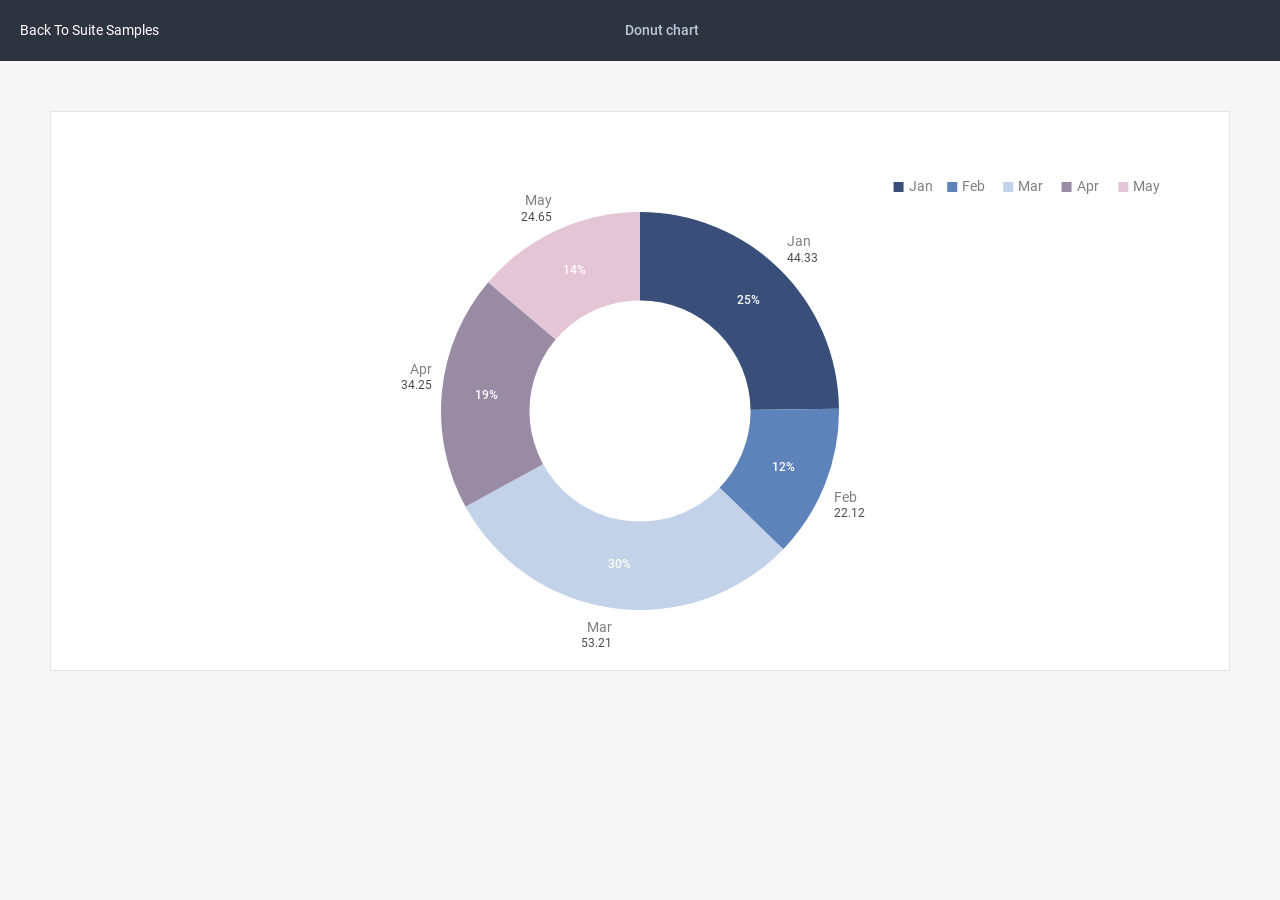
<file: src/main/resources/static/dhtmlx/suite/samples/chart/donut_chart.html>
<!DOCTYPE html>
<html lang="en-US">
	<head>
		<!-- meta block -->
		<title>Donut chart - DHTMLX Chart</title>
		<meta name="description" content="">
		<meta name="viewport" content="width=device-width, initial-scale=1.0" charset="utf-8">
		
		<link rel="shortcut icon" href="../common/favicon/favicon.ico" type="image/x-icon" />
		<link rel="icon" href="../common/favicon/icon-16.png" sizes="16x16" />
		<link rel="icon" href="../common/favicon/icon-32.png" sizes="32x32" />
		<link rel="icon" href="../common/favicon/icon-48.png" sizes="48x48" />
		<link rel="icon" href="../common/favicon/icon-96.png" sizes="96x96" />
		<link rel="icon" href="../common/favicon/icon-144.png" sizes="144x144" />
		<!-- end meta block -->
		<script type="text/javascript" src="../../codebase/suite.js?v=8.0.0"></script>
		<link rel="stylesheet" href="../../codebase/suite.css?v=8.0.0">
		
		<link rel="stylesheet" href="../common/index.css?v=8.0.0">
		<!-- custom sample head -->
	</head>
	<body>
		<header class="dhx_sample-header">
			<div class="dhx_sample-header__main">
				<nav class="dhx_sample-header__breadcrumbs">
					<ul class="dhx_sample-header-breadcrumbs">
								<li class="dhx_sample-header-breadcrumbs__item">
									<a href="../index.html" class="dhx_sample-header-breadcrumbs__link">Back to Suite samples</a>
								</li>
							</ul>
				</nav>
				<h1 class="dhx_sample-header__title">
					<div class="dhx_sample-header__content">
						Donut chart
					</div>
				</h1>
			</div>
</header>
		<section class="dhx_sample-container">
			<div id="chart" style="width: 100%; padding: 20px"></div>
		</section>
		<script>
			const pieData = [
				{ id: "Jan", value: 44.33, color: "#394E79", month: "Jan" },
				{ id: "Feb", value: 22.12, color: "#5E83BA", month: "Feb" },
				{ id: "Mar", value: 53.21, color: "#C2D2E9", month: "Mar" },
				{ id: "Apr", value: 34.25, color: "#9A8BA5", month: "Apr" },
				{ id: "May", value: 24.65, color: "#E3C5D5", month: "May" }
			];
			const config = {
				type: "donut",
				css: "dhx_widget--bordered",
				series: [
					{
						value: "value",
						color: "color",
						text: "month"
					}
				],
				legend: {
					values: {
						id: "value",
						text: "id",
						color: "color"
					},
					halign: "right",
					valign: "top"
				}
			};
			const chart = new dhx.Chart("chart", config);
			chart.data.parse(pieData);
		</script>
	</body>
</html>
</file>
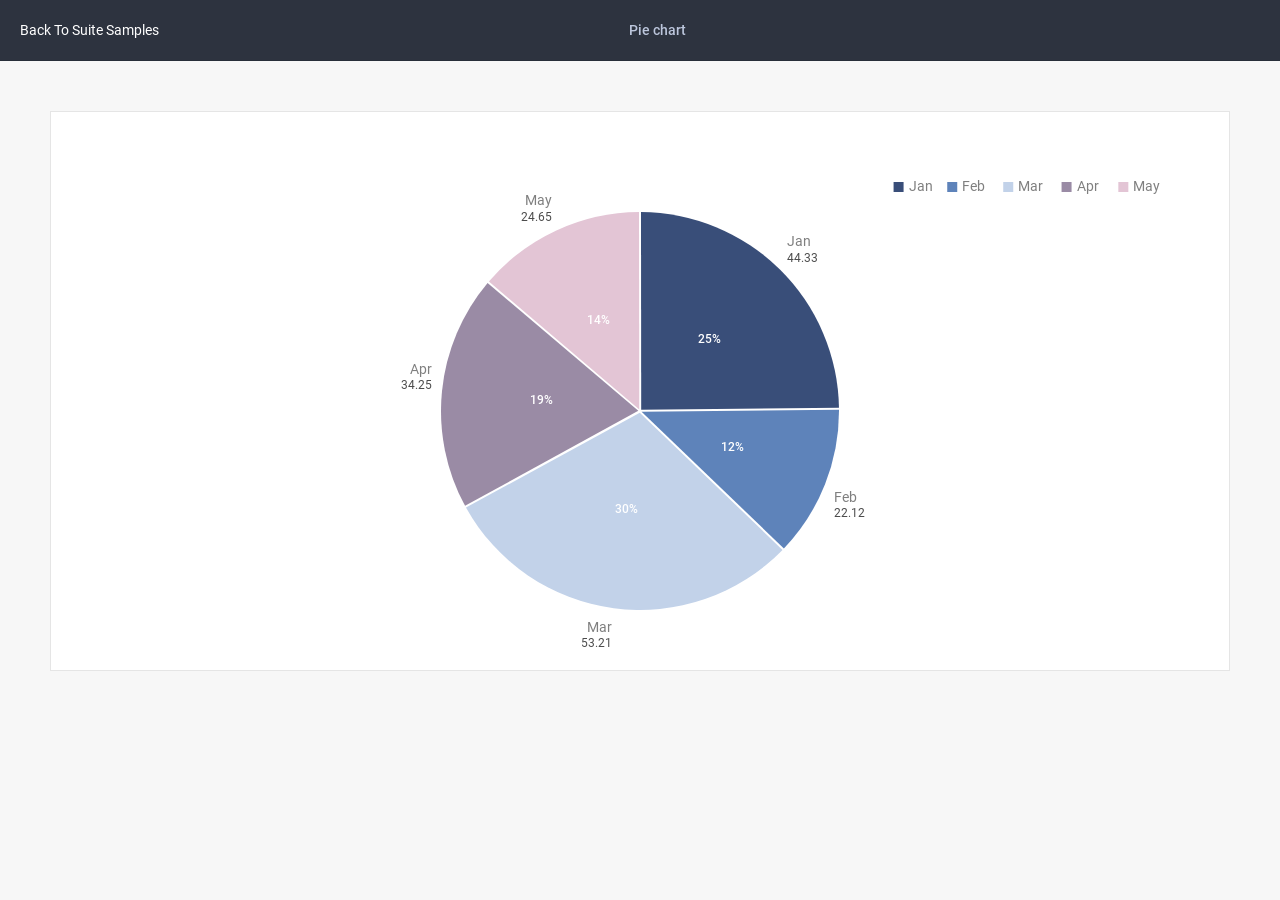
<file: src/main/resources/static/dhtmlx/suite/samples/chart/pie_chart.html>
<!DOCTYPE html>
<html lang="en-US">
	<head>
		<!-- meta block -->
		<title>Pie chart - DHTMLX Chart</title>
		<meta name="description" content="">
		<meta name="viewport" content="width=device-width, initial-scale=1.0" charset="utf-8">
		
		<link rel="shortcut icon" href="../common/favicon/favicon.ico" type="image/x-icon" />
		<link rel="icon" href="../common/favicon/icon-16.png" sizes="16x16" />
		<link rel="icon" href="../common/favicon/icon-32.png" sizes="32x32" />
		<link rel="icon" href="../common/favicon/icon-48.png" sizes="48x48" />
		<link rel="icon" href="../common/favicon/icon-96.png" sizes="96x96" />
		<link rel="icon" href="../common/favicon/icon-144.png" sizes="144x144" />
		<!-- end meta block -->
		<script type="text/javascript" src="../../codebase/suite.js?v=8.0.0"></script>
		<link rel="stylesheet" href="../../codebase/suite.css?v=8.0.0">
		
		<link rel="stylesheet" href="../common/index.css?v=8.0.0">
		<!-- custom sample head -->
	</head>
	<body>
		<header class="dhx_sample-header">
			<div class="dhx_sample-header__main">
				<nav class="dhx_sample-header__breadcrumbs">
					<ul class="dhx_sample-header-breadcrumbs">
								<li class="dhx_sample-header-breadcrumbs__item">
									<a href="../index.html" class="dhx_sample-header-breadcrumbs__link">Back to Suite samples</a>
								</li>
							</ul>
				</nav>
				<h1 class="dhx_sample-header__title">
					<div class="dhx_sample-header__content">
						Pie chart
					</div>
				</h1>
			</div>
</header>
		<section class="dhx_sample-container">
			<div id="chart" style="width: 100%; padding: 20px"></div>
		</section>
		<script>
			const pieData = [
				{ id: "Jan", value: 44.33, color: "#394E79", month: "Jan" },
				{ id: "Feb", value: 22.12, color: "#5E83BA", month: "Feb" },
				{ id: "Mar", value: 53.21, color: "#C2D2E9", month: "Mar" },
				{ id: "Apr", value: 34.25, color: "#9A8BA5", month: "Apr" },
				{ id: "May", value: 24.65, color: "#E3C5D5", month: "May" }
			];
			const config = {
				type: "pie",
				css: "dhx_widget--bordered",
				series: [
					{
						value: "value",
						color: "color",
						text: "month",
						stroke: "#FFFFFF",
						strokeWidth: 2
					}
				],
				legend: {
					values: {
						id: "value",
						text: "id",
						color: "color"
					},
					halign: "right",
					valign: "top"
				}
			};
			const chart = new dhx.Chart("chart", config);
			chart.data.parse(pieData);
		</script>
	</body>
</html>
</file>
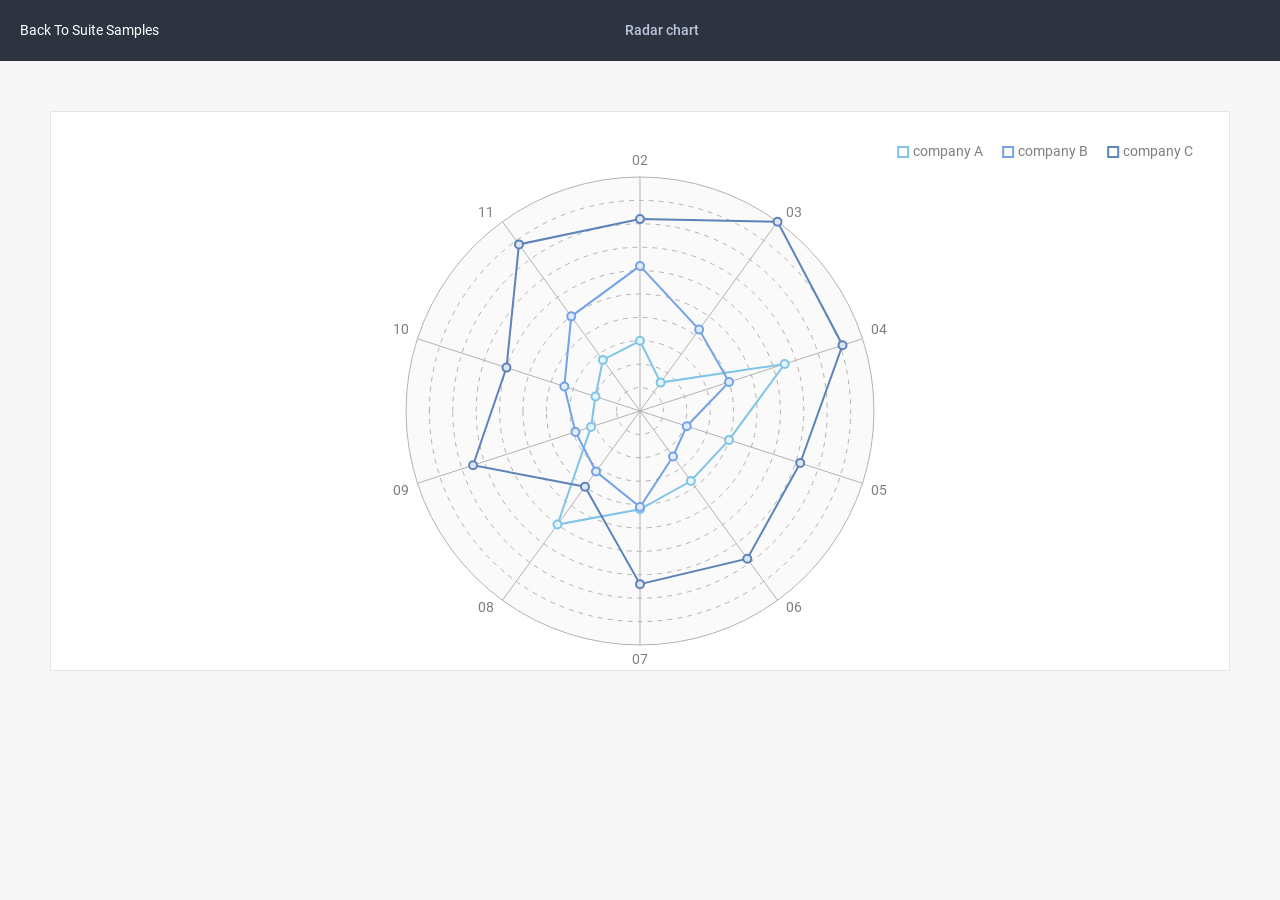
<file: src/main/resources/static/dhtmlx/suite/samples/chart/radar_chart.html>
<!DOCTYPE html>
<html lang="en-US">
	<head>
		<!-- meta block -->
		<title>Radar chart - DHTMLX Chart</title>
		<meta name="description" content="">
		<meta name="viewport" content="width=device-width, initial-scale=1.0" charset="utf-8">
		
		<link rel="shortcut icon" href="../common/favicon/favicon.ico" type="image/x-icon" />
		<link rel="icon" href="../common/favicon/icon-16.png" sizes="16x16" />
		<link rel="icon" href="../common/favicon/icon-32.png" sizes="32x32" />
		<link rel="icon" href="../common/favicon/icon-48.png" sizes="48x48" />
		<link rel="icon" href="../common/favicon/icon-96.png" sizes="96x96" />
		<link rel="icon" href="../common/favicon/icon-144.png" sizes="144x144" />
		<!-- end meta block -->
		<script type="text/javascript" src="../../codebase/suite.js?v=8.0.0"></script>
		<link rel="stylesheet" href="../../codebase/suite.css?v=8.0.0">
		
		<link rel="stylesheet" href="../common/index.css?v=8.0.0">
		<!-- custom sample head -->
	</head>
	<body>
		<header class="dhx_sample-header">
			<div class="dhx_sample-header__main">
				<nav class="dhx_sample-header__breadcrumbs">
					<ul class="dhx_sample-header-breadcrumbs">
								<li class="dhx_sample-header-breadcrumbs__item">
									<a href="../index.html" class="dhx_sample-header-breadcrumbs__link">Back to Suite samples</a>
								</li>
							</ul>
				</nav>
				<h1 class="dhx_sample-header__title">
					<div class="dhx_sample-header__content">
						Radar chart
					</div>
				</h1>
			</div>
</header>
		<section class="dhx_sample-container">
			<div id="chart" style="width: 100%; padding: 20px"></div>
		</section>
		<script>
			const companiesData = [
				{ month: "02", "company A": 20, "company B": 52, "company C": 72, "company D": 34 },
				{ month: "03", "company A": 5, "company B": 33, "company C": 90, "company D": 55 },
				{ month: "04", "company A": 55, "company B": 30, "company C": 81, "company D": 66 },
				{ month: "05", "company A": 30, "company B": 11, "company C": 62, "company D": 22 },
				{ month: "06", "company A": 27, "company B": 14, "company C": 68, "company D": 70 },
				{ month: "07", "company A": 32, "company B": 31, "company C": 64, "company D": 50 },
				{ month: "08", "company A": 50, "company B": 22, "company C": 30, "company D": 80 },
				{ month: "09", "company A": 12, "company B": 19, "company C": 65, "company D": 48 },
				{ month: "10", "company A": 10, "company B": 24, "company C": 50, "company D": 66 },
				{ month: "11", "company A": 17, "company B": 40, "company C": 78, "company D": 55 }
			];
			const config = {
				type: "radar",
				css: "dhx_widget--bordered",
				scales: {
					"radial": {
						value: "month",
						maxTicks: 10
					}
				},
				series: [
					{
						id: "A",
						value: "company A",
						color: "#81C4E8",
						pointColor: "#81C4E8"
					},
					{
						id: "B",
						value: "company B",
						color: "#74A2E7",
						pointColor: "#74A2E7"
					},
					{
						id: "C",
						value: "company C",
						color: "#5E83BA",
						pointColor: "#5E83BA"
					}
				],
				legend: {
					series: ["A", "B", "C"],
					halign: "right",
					valign: "top"
				}
			};
			const chart = new dhx.Chart("chart", config);
			chart.data.parse(companiesData);
		</script>
	</body>
</html>
</file>
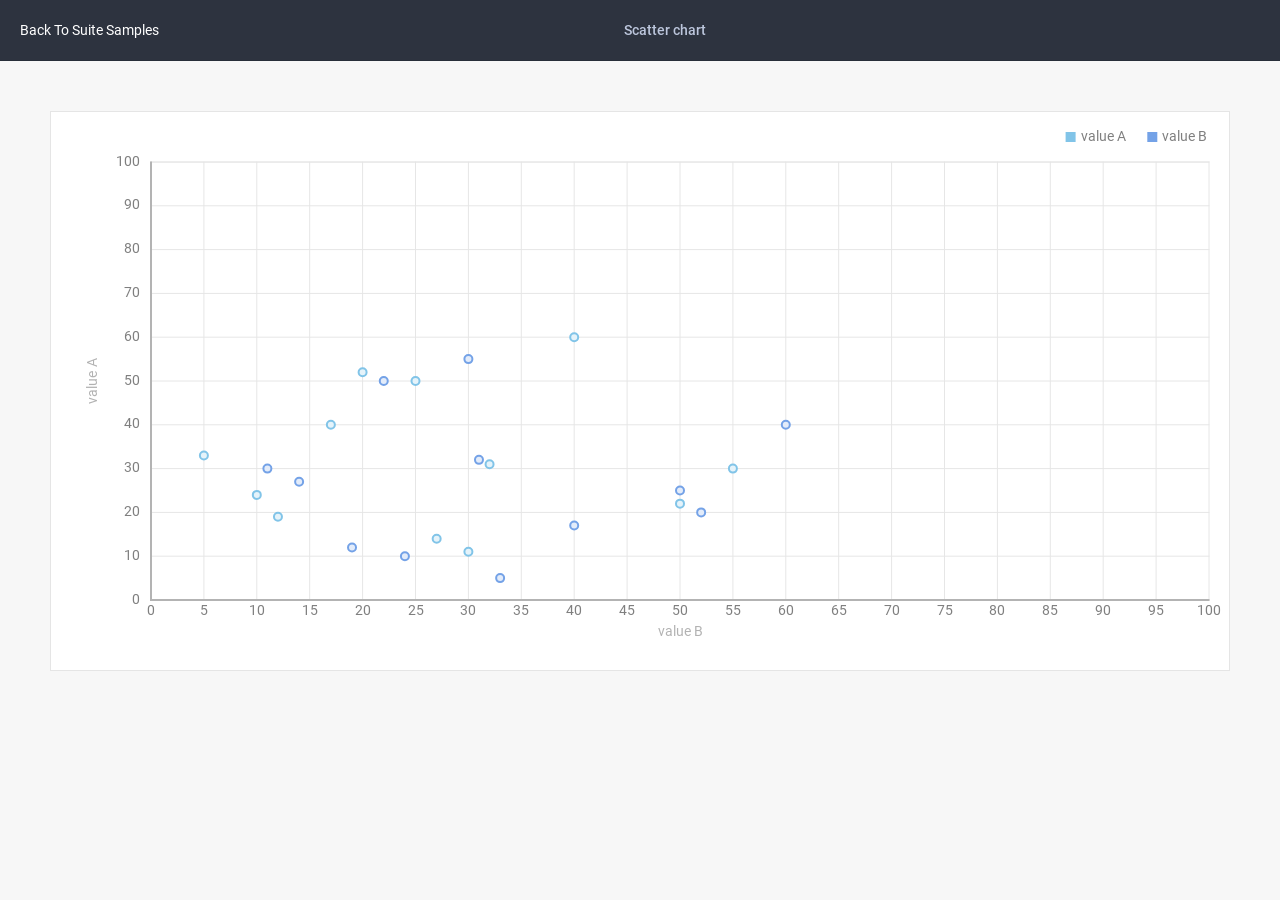
<file: src/main/resources/static/dhtmlx/suite/samples/chart/scatter_chart.html>
<!DOCTYPE html>
<html lang="en-US">
	<head>
		<!-- meta block -->
		<title>Scatter chart - DHTMLX Chart</title>
		<meta name="description" content="">
		<meta name="viewport" content="width=device-width, initial-scale=1.0" charset="utf-8">
		
		<link rel="shortcut icon" href="../common/favicon/favicon.ico" type="image/x-icon" />
		<link rel="icon" href="../common/favicon/icon-16.png" sizes="16x16" />
		<link rel="icon" href="../common/favicon/icon-32.png" sizes="32x32" />
		<link rel="icon" href="../common/favicon/icon-48.png" sizes="48x48" />
		<link rel="icon" href="../common/favicon/icon-96.png" sizes="96x96" />
		<link rel="icon" href="../common/favicon/icon-144.png" sizes="144x144" />
		<!-- end meta block -->
		<script type="text/javascript" src="../../codebase/suite.js?v=8.0.0"></script>
		<link rel="stylesheet" href="../../codebase/suite.css?v=8.0.0">
		
		<link rel="stylesheet" href="../common/index.css?v=8.0.0">
		<!-- custom sample head -->
	</head>
	<body>
		<header class="dhx_sample-header">
			<div class="dhx_sample-header__main">
				<nav class="dhx_sample-header__breadcrumbs">
					<ul class="dhx_sample-header-breadcrumbs">
								<li class="dhx_sample-header-breadcrumbs__item">
									<a href="../index.html" class="dhx_sample-header-breadcrumbs__link">Back to Suite samples</a>
								</li>
							</ul>
				</nav>
				<h1 class="dhx_sample-header__title">
					<div class="dhx_sample-header__content">
						Scatter chart
					</div>
				</h1>
			</div>
</header>
		<section class="dhx_sample-container">
			<div id="chart" style="width: 100%; padding: 20px"></div>
		</section>
		<script>
			const scatterData = [
				{ month: "01", "value A": 25, "value B": 50, "value C": 30 },
				{ month: "02", "value A": 20, "value B": 52, "value C": 28 },
				{ month: "03", "value A": 5, "value B": 33, "value C": 15 },
				{ month: "04", "value A": 55, "value B": 30, "value C": 75 },
				{ month: "05", "value A": 30, "value B": 11, "value C": 20 },
				{ month: "06", "value A": 27, "value B": 14, "value C": 19 },
				{ month: "07", "value A": 32, "value B": 31, "value C": 11 },
				{ month: "08", "value A": 50, "value B": 22, "value C": 43 },
				{ month: "09", "value A": 12, "value B": 19, "value C": 20 },
				{ month: "10", "value A": 10, "value B": 24, "value C": 4 },
				{ month: "11", "value A": 17, "value B": 40, "value C": 20 },
				{ month: "12", "value A": 40, "value B": 60, "value C": 10 }
			];
			const config = {
				css: "dhx_widget--bordered",
				scales: {
					bottom: {
						title: "value B",
						min: 0,
						max: 100,
						scalePadding: 25
					},
					left: {
						maxTicks: 10,
						title: "value A",
						max: 100
					}
				},
				series: [
					{
						id: "A_B",
						type: "scatter",
						value: "value A",
						valueY: "value B",
						color: "#81C4E8",
						pointType: "circle"
					},
					{
						id: "B_A",
						type: "scatter",
						value: "value B",
						valueY: "value A",
						color: "#74A2E7",
						pointType: "circle"
					}
				],
				legend: {
					series: ["A_B", "B_A"],
					halign: "right",
					valign: "top"
				}
			};
			const chart = new dhx.Chart("chart", config);
			chart.data.parse(scatterData);
		</script>
	</body>
</html>
</file>
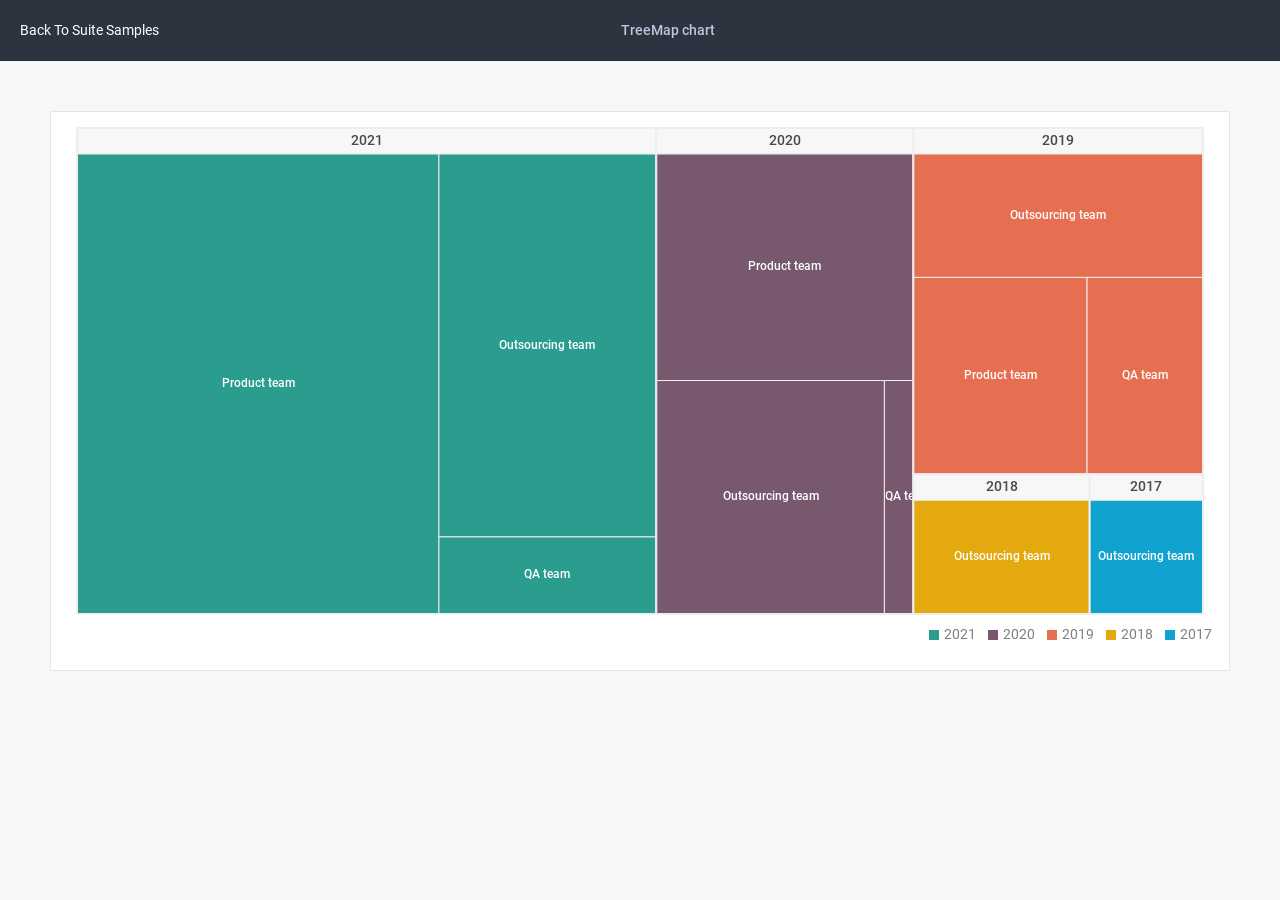
<file: src/main/resources/static/dhtmlx/suite/samples/chart/treemap_chart.html>
<!DOCTYPE html>
<html lang="en-US">
	<head>
		<!-- meta block -->
		<title>TreeMap chart - DHTMLX Chart</title>
		<meta name="description" content="">
		<meta name="viewport" content="width=device-width, initial-scale=1.0" charset="utf-8">
		
		<link rel="shortcut icon" href="../common/favicon/favicon.ico" type="image/x-icon" />
		<link rel="icon" href="../common/favicon/icon-16.png" sizes="16x16" />
		<link rel="icon" href="../common/favicon/icon-32.png" sizes="32x32" />
		<link rel="icon" href="../common/favicon/icon-48.png" sizes="48x48" />
		<link rel="icon" href="../common/favicon/icon-96.png" sizes="96x96" />
		<link rel="icon" href="../common/favicon/icon-144.png" sizes="144x144" />
		<!-- end meta block -->
		<script type="text/javascript" src="../../codebase/suite.js?v=8.0.0"></script>
		<link rel="stylesheet" href="../../codebase/suite.css?v=8.0.0">
		
		<link rel="stylesheet" href="../common/index.css?v=8.0.0">
		<!-- custom sample head -->
	</head>
	<body>
		<header class="dhx_sample-header">
			<div class="dhx_sample-header__main">
				<nav class="dhx_sample-header__breadcrumbs">
					<ul class="dhx_sample-header-breadcrumbs">
								<li class="dhx_sample-header-breadcrumbs__item">
									<a href="../index.html" class="dhx_sample-header-breadcrumbs__link">Back to Suite samples</a>
								</li>
							</ul>
				</nav>
				<h1 class="dhx_sample-header__title">
					<div class="dhx_sample-header__content">
						TreeMap chart
					</div>
				</h1>
			</div>
</header>
		<section class="dhx_sample-container">
			<div id="chart" style="width: 100%; padding: 20px"></div>
		</section>
		<script>
			const treeMapData = [
				{ id: "2021", name: "2021" },
				{ id: "100", value: 50, name: "Outsourcing team", parent: "2021" },
				{ id: "101", value: 100, name: "Product team", parent: "2021" },
				{ id: "102", value: 10, name: "QA team", parent: "2021" },
				
				{ id: "2020", name: "2020" },
				{ id: "200", value: 32, name: "Outsourcing team", parent: "2020" },
				{ id: "201", value: 4, name: "QA team", parent: "2020" },
				{ id: "202", value: 35, name: "Product team", parent: "2020" },
				
				{ id: "2019", name: "2019" },
				{ id: "300", value: 22, name: "Outsourcing team", parent: "2019" },
				{ id: "301", value: 14, name: "QA team", parent: "2019" },
				{ id: "302", value: 21, name: "Product team", parent: "2019" },
				
				{ id: "2018", name: "2018" },
				{ id: "400", value: 14, name: "Outsourcing team", parent: "2018" },
				
				{ id: "2017", name: "2017" },
				{ id: "500", value: 9, name: "Outsourcing team", parent: "2017" },
			];
			const config = {
				type: "treeMap",
				css: "dhx_widget--bordered",
				series: [
					{
						value: "value",
						text: "name",
						stroke: "#eeeeee",
						strokeWidth: 1,
						tooltipTemplate: item => `${item[1]}: ${item[0]} employees`,
						direction: "desc",
					}
				],
				legend: {
					type: "groupName",
					treeSeries: [
						{ id: "2021" },
						{ id: "2020" },
						{ id: "2019" },
						{ id: "2018" },
						{ id: "2017" },
					],
					halign: "right",
					valign: "bottom",
				}
			};

			const chart = new dhx.Chart("chart", config);
			chart.data.parse(treeMapData);
		</script>
	</body>
</html>
</file>
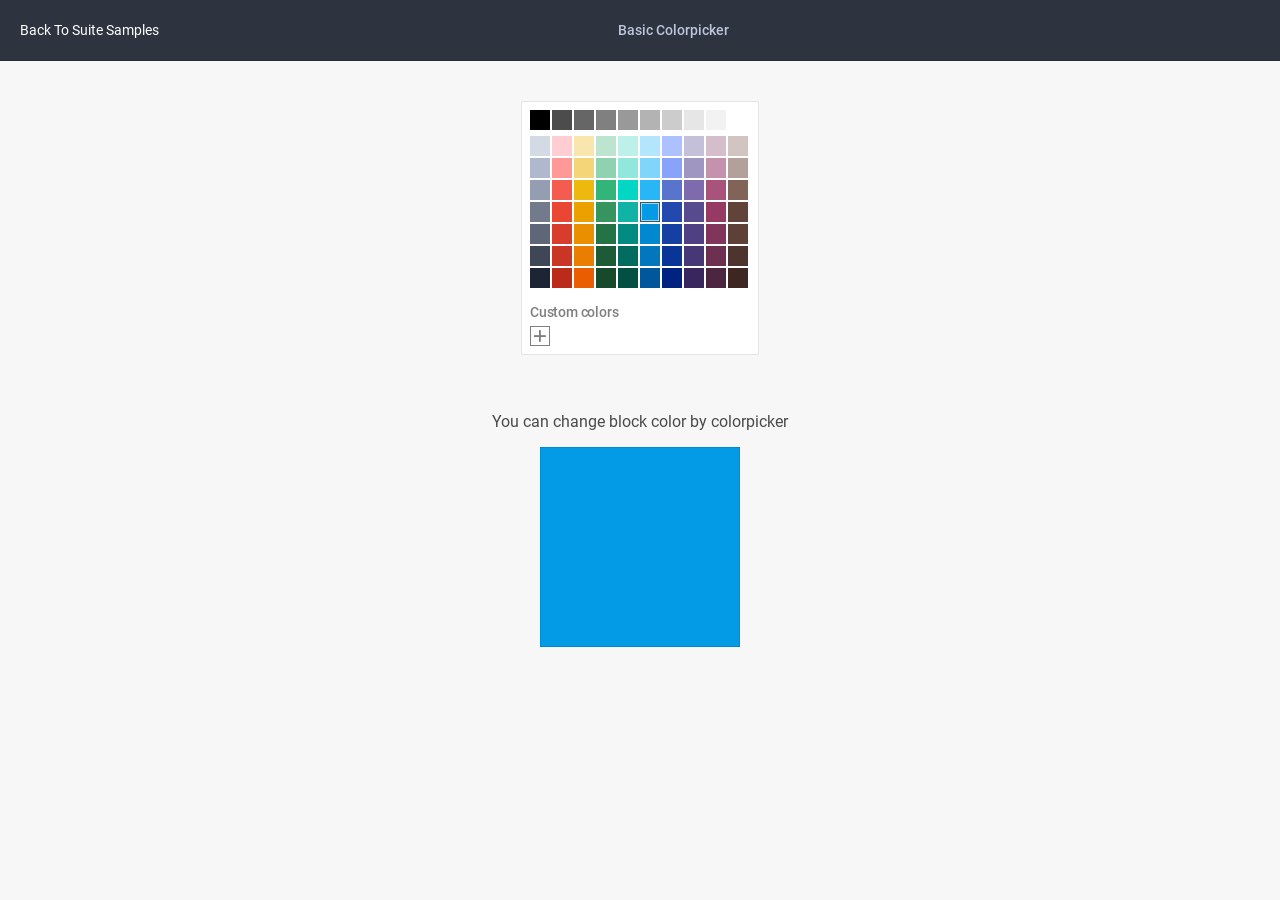
<file: src/main/resources/static/dhtmlx/suite/samples/colorpicker/basic_colorpicker.html>
<!DOCTYPE html>
<html lang="en-US">
	<head>
		<!-- meta block -->
		<title>Basic Colorpicker - DHTMLX Colorpicker</title>
		<meta name="description" content="">
		<meta name="viewport" content="width=device-width, initial-scale=1.0" charset="utf-8">
		
		<link rel="shortcut icon" href="../common/favicon/favicon.ico" type="image/x-icon" />
		<link rel="icon" href="../common/favicon/icon-16.png" sizes="16x16" />
		<link rel="icon" href="../common/favicon/icon-32.png" sizes="32x32" />
		<link rel="icon" href="../common/favicon/icon-48.png" sizes="48x48" />
		<link rel="icon" href="../common/favicon/icon-96.png" sizes="96x96" />
		<link rel="icon" href="../common/favicon/icon-144.png" sizes="144x144" />
		<!-- end meta block -->
		<script type="text/javascript" src="../../codebase/suite.js?v=8.0.0"></script>
		<link rel="stylesheet" href="../../codebase/suite.css?v=8.0.0">
		
		<link rel="stylesheet" href="../common/index.css?v=8.0.0">
		<!-- custom sample head -->
		<style>
			.title {
				color: var(--dhx-sample-font-color);
				font-family: var(--dhx-sample-font-famaly);
				padding: 15px 0 7px 0;
			}
		</style>
	</head>
	<body>
		<header class="dhx_sample-header">
			<div class="dhx_sample-header__main">
				<nav class="dhx_sample-header__breadcrumbs">
					<ul class="dhx_sample-header-breadcrumbs">
								<li class="dhx_sample-header-breadcrumbs__item">
									<a href="../index.html" class="dhx_sample-header-breadcrumbs__link">Back to Suite samples</a>
								</li>
							</ul>
				</nav>
				<h1 class="dhx_sample-header__title">
					<div class="dhx_sample-header__content">
						Basic Colorpicker
					</div>
				</h1>
			</div>
		</header>
		<section style="display: flex; flex-direction: column; justify-content: center; align-items: center;">
			<!-- component container -->
			<div id="colorpicker" style="margin: 40px;"></div>
			<div class="title">
				You can change block color by colorpicker
			</div>
			<div style="width: 200px; height: 200px; margin: 8px 0;" class="dhx_color-sample"></div>
		</section>
		<script>
			const colorpicker = new dhx.Colorpicker("colorpicker", {
				css: "dhx_widget--bordered"
			});

			const colorExample = document.querySelector(".dhx_color-sample");

			colorpicker.events.on("change", function (color) {
				colorExample.style.backgroundColor = color;
			});

			colorpicker.setValue("#039be5");
		</script>
	</body>
</html>
</file>
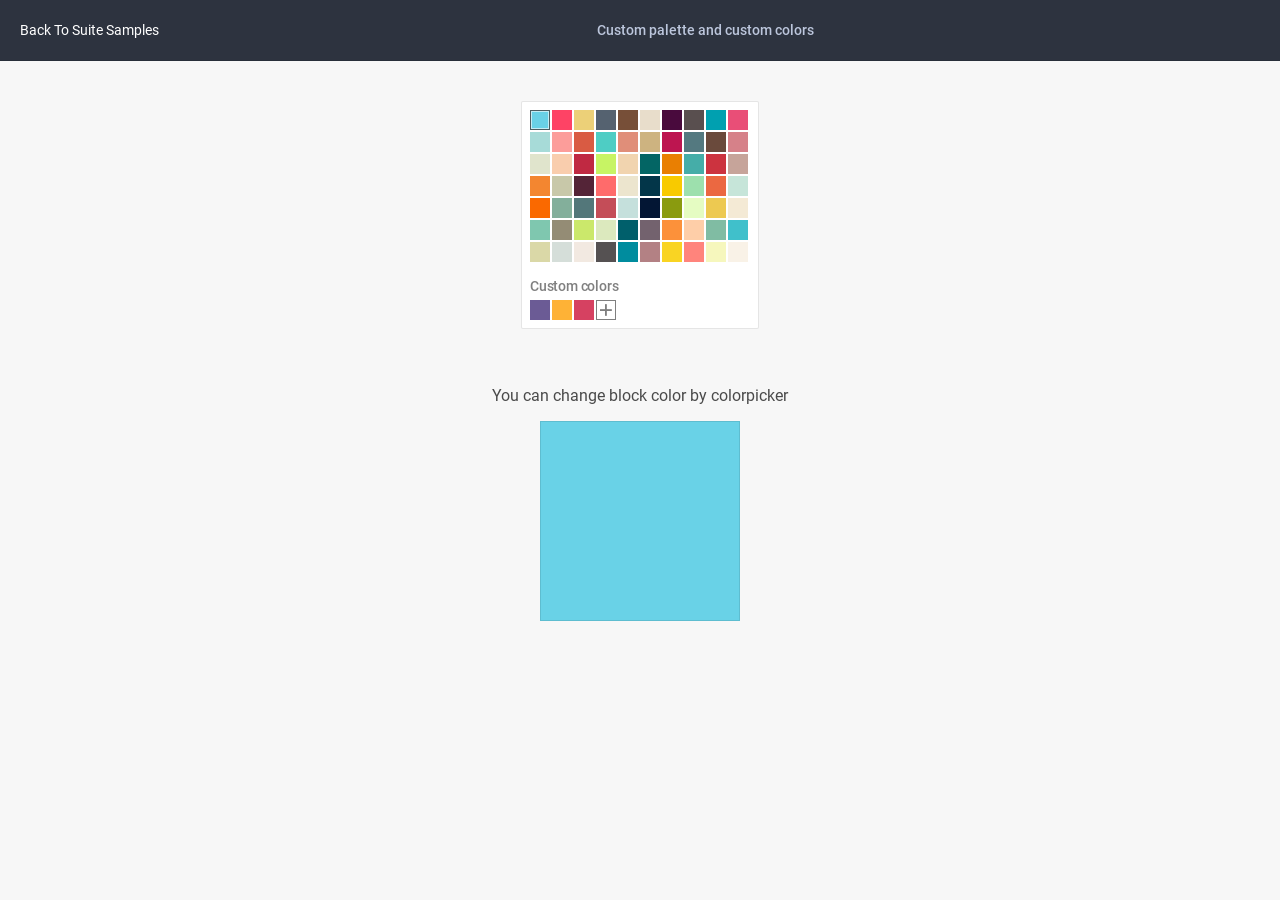
<file: src/main/resources/static/dhtmlx/suite/samples/colorpicker/custom_pallete_and_custom_colors.html>
<!DOCTYPE html>
<html lang="en-US">
	<head>
		<!-- meta block -->
		<title>Custom palette and custom colors - DHTMLX Colorpicker</title>
		<meta name="description" content="">
		<meta name="viewport" content="width=device-width, initial-scale=1.0" charset="utf-8">
		
		<link rel="shortcut icon" href="../common/favicon/favicon.ico" type="image/x-icon" />
		<link rel="icon" href="../common/favicon/icon-16.png" sizes="16x16" />
		<link rel="icon" href="../common/favicon/icon-32.png" sizes="32x32" />
		<link rel="icon" href="../common/favicon/icon-48.png" sizes="48x48" />
		<link rel="icon" href="../common/favicon/icon-96.png" sizes="96x96" />
		<link rel="icon" href="../common/favicon/icon-144.png" sizes="144x144" />
		<!-- end meta block -->
		<script type="text/javascript" src="../../codebase/suite.js?v=8.0.0"></script>
		<link rel="stylesheet" href="../../codebase/suite.css?v=8.0.0">
		
		<link rel="stylesheet" href="../common/index.css?v=8.0.0">
		<!-- custom sample head -->
		<style>
			.title {
				color: var(--dhx-sample-font-color);
				font-family: var(--dhx-sample-font-famaly);
				padding: 15px 0 7px 0;
			}
		</style>
	</head>
	<body>
		<header class="dhx_sample-header">
			<div class="dhx_sample-header__main">
				<nav class="dhx_sample-header__breadcrumbs">
					<ul class="dhx_sample-header-breadcrumbs">
								<li class="dhx_sample-header-breadcrumbs__item">
									<a href="../index.html" class="dhx_sample-header-breadcrumbs__link">Back to Suite samples</a>
								</li>
							</ul>
				</nav>
				<h1 class="dhx_sample-header__title">
					<div class="dhx_sample-header__content">
						Custom palette and custom colors
					</div>
				</h1>
			</div>
		</header>
		<section style="display: flex; flex-direction: column; justify-content: center; align-items: center;">
			<!-- component container -->
			<div id="colorpicker" style="margin: 40px;"></div>
			<div class="title">
				You can change block color by colorpicker
			</div>
			<div style="width: 200px; height: 200px; margin: 8px 0;" class="dhx_color-sample"></div>
		</section>
		<script>
			const colorpicker = new dhx.Colorpicker("colorpicker", {
				css: "dhx_widget--bordered",
				grayShades: false,
				palette: [ //custom palette
					["#69d2e7", "#a7dbd8", "#e0e4cc", "#f38630", "#fa6900", "#7fc7af", "#dad8a7"],
					["#fe4365", "#fc9d9a", "#f9cdad", "#c8c8a9", "#83af9b", "#948c75", "#d5ded9"],
					["#ecd078", "#d95b43", "#c02942", "#542437", "#53777a", "#cbe86b", "#f2e9e1"],
					["#556270", "#4ecdc4", "#c7f464", "#ff6b6b", "#c44d58", "#dce9be", "#555152"],
					["#774f38", "#e08e79", "#f1d4af", "#ece5ce", "#c5e0dc", "#005f6b", "#008c9e"],
					["#e8ddcb", "#cdb380", "#036564", "#033649", "#031634", "#73626e", "#b38184"],
					["#490a3d", "#bd1550", "#e97f02", "#f8ca00", "#8a9b0f", "#fc913a", "#f9d423"],
					["#594f4f", "#547980", "#45ada8", "#9de0ad", "#e5fcc2", "#fecea8", "#ff847c"],
					["#00a0b0", "#6a4a3c", "#cc333f", "#eb6841", "#edc951", "#80bca3", "#f6f7bd"],
					["#e94e77", "#d68189", "#c6a49a", "#c6e5d9", "#f4ead5", "#40c0cb", "#f9f2e7"]
				]
			});

			colorpicker.setCustomColors(["#6b5b95", "#feb236", "#d64161"]); //custom colors

			const colorExample = document.querySelector(".dhx_color-sample");

			colorpicker.events.on("change", function (color) {
				colorExample.style.backgroundColor = color;
			});

			colorpicker.setValue("#69d2e7");
		</script>
	</body>
</html>
</file>
<file: src/main/resources/static/dhtmlx/suite/samples/common/cover.css>
:root {
	/* font */
	--dhx-cover-font-family: var(--dhx-font-family, "Roboto", Arial, Tahoma, Verdana, sans-serif);
	--dhx-cover-font-size: var(--dhx-font-size-normal, 14px);
	--dhx-cover-line-height: var(--dhx-line-height-normal, 20px);
	--dhx-cover-font-color: #000;
	/* end font  */

	/* border */
	--dhx-cover-border: var(--dhx-border, 1px solid #e0e0e0);
	/* end border */

	/* background  */
	--dhx-cover-background-primary: var(--dhx-background-primary, #fff);
	--dhx-cover-background-additional: var(--dhx-background-additional, #ededed);
	/* end background */

	/* color */
	--dhx-cover-color-primary: var(--dhx-color-primary, #0288dd);
	--dhx-cover-color-primary-hover: var(--dhx-color-primary-hover, #03a9f4);
	/* end color */
}

/* reset styles */

a, article, body, div, footer, form, fieldset, h1, h2, h3, h4, h5, h6, header, html, i, img, li, nav, ol, p, section, span, u, ul, input, textarea, dl, dt, dd {
	margin: 0;
	padding: 0;
}

svg, use {
	display: block;
}

a {
	outline: none;
	cursor: pointer;
	text-decoration: none;
}

img, fieldset {
	border: none
}

li {
	list-style: none;
}

strong, b {
	font-family: var(--dhx-cover-font-family);
	font-weight: 500;
}

input[type='text'],
input[type='text']:focus,
input[type='text']:active,
input[type='email'],
input[type='email']:focus,
input[type='email']:active,
input[type='tel'],
input[type='tel']:focus,
input[type='tel'],
input[type='submit'],
input[type='submit']:focus,
input[type='submit']:active,
textarea {
	-webkit-appearance: none;
}

/* ====================== END reset ====================== */

body {
	color: var(--dhx-cover-font-color);
	font-family: var(--dhx-cover-font-family);
	font-size: var(--dhx-cover-font-size);
	line-height: var(--dhx-cover-line-height);

	-webkit-tap-highlight-color: rgba(0, 0, 0, 0);
	-webkit-tap-highlight-color: transparent;
	-webkit-text-size-adjust: none;
	text-rendering: optimizeLegibility;
	-webkit-font-smoothing: antialiased;
	-moz-osx-font-smoothing: grayscale;

	background-color: var(--dhx-cover-background-primary);
}

svg.svg {
	display: none;
}

.global-container {
	min-height: 100vh;
	padding-left: 20px;
	padding-right: 20px;

	background-color: var(--dhx-cover-background-additional);
	box-sizing: border-box;
}

.page-container {
	max-width: 1500px;
	margin-left: auto;
	margin-right: auto;

	padding: 88px 0;

	border-left: var(--dhx-cover-border);
	border-right: var(--dhx-cover-border);
	background-color: var(--dhx-cover-background-primary);
	box-sizing: border-box;

	overflow: hidden;
}

.page-container.complex {
	max-width: 1000px;
	height: 100vh;
}

.page-container.complex .dhx-block {
	max-width: 800px;
}

.dhx-block {
	max-width: 1200px;
	margin-left: auto;
	margin-right: auto;
	padding-left: 20px;
	padding-right: 20px;
}

.main-title {
	font: 500 36px/1.2 var(--dhx-cover-font-family);
	text-align: center;

	padding-bottom: 80px;
}

.samples-container {
	display: -ms-flexbox;
	display: -webkit-flex;
	display: flex;
	-webkit-flex-wrap: wrap;
	-ms-flex-wrap: wrap;
	flex-wrap: wrap;

	margin: -54px -82px;
}

.samples-container__col {
	width: 33.33333333333%;
	padding: 54px 82px;
	box-sizing: border-box;
}

.samples-container__col.complex {
	width: 100%;
}

.samples-title {
	font: 500 24px/1.2 var(--dhx-cover-font-family);
}

.samples-list {
	font-size: 0;
	line-height: 0;

	margin: -6px 0;
	padding-top: 28px;
}

.samples-list__row {
	padding: 6px 0;
}

.samples-list__row.samples-list__row--w2 {
	display: inline-block;
	vertical-align: top;

	width: 50%;
	padding-right: 5px;

	box-sizing: border-box;
}

.samples-list__row.samples-list__row--w3,
.samples-list__row.samples-list__row--w4 {
	display: inline-block;
	vertical-align: top;

	width: 33.3333333333333%;
	padding-right: 5px;

	box-sizing: border-box;
}

.samples-link,
.samples-icon-link {
	display: inline-block;

	color: var(--dhx-cover-color-primary);
	font-size: var(--dhx-cover-font-size);
	line-height: var(--dhx-cover-line-height);

	transition: color 0.15s ease-in-out;
}

.samples-link:hover,
.samples-icon-link:hover {
	color: var(--dhx-cover-color-primary-hover);
}

.samples-list-footer {
	margin-top: 20px;
	padding-top: 14px;

	border-top: 1px solid rgba(0, 0, 0, 0.1);
}

.samples-icon-link {
	position: relative;

	padding-left: 25px;
}

.samples-icon-link__icon {
	position: absolute;
	left: 0;
	top: 2px;
}

.anchor-icon {
	width: 16px;
	height: 16px;
}

.anchor-icon.line {
	fill: var(--dhx-cover-color-primary);
	transition: all 0.15s ease-in-out;
}

.samples-icon-link:hover .anchor-icon.line {
	fill: var(--dhx-cover-color-primary-hover);
}

@media screen and (max-width: 1180px) {
	.samples-container {
		margin-left: -50px;
		margin-right: -50px;
	}

	.samples-container__col {
		padding-left: 50px;
		padding-right: 50px;
	}
}

@media screen and (max-width: 1024px) {
	.page-container{
		padding: 40px 0;
	}

	.main-title {
		font-size: 28px;
		padding-bottom: 40px;
	}

	.samples-container__col {
		width: 50%;
	}

	.samples-title {
		font-size: 20px;
	}

	.samples-list {
		padding-top: 18px;
	}
}

@media screen and (max-width: 767px) {
	.main-title {
		font-size: 24px;
	}

	.samples-container{
		margin-top: -25px;
		margin-bottom: -25px;
	}

	.samples-container__col {
		width: 100%;
		padding-top: 25px;
		padding-bottom: 25px;
	}

	.samples-title {
		font-size: 18px;
	}
}

@media screen and (max-width: 480px) {
	.samples-list__row.samples-list__row--w3 {
		width: 50%;
	}
}

@media screen and (max-width: 374px) {
	.samples-list__row.samples-list__row--w3, .samples-list__row.samples-list__row--w2 {
		width: 100%;
	}
}
</file>
<file: src/main/resources/static/dhtmlx/suite/codebase/suite.css>
/*
@license

dhtmlxSuite v.8.0.0 GPL

This software is covered by GPL license.
To use it in non-GPL project, you need obtain Commercial or Enterprise license
Please contact sales@dhtmlx.com. Usage without proper license is prohibited.
(c) XB Software.

*/
:root,[data-dhx-theme]{--dhx-step-size:4px;--dhx-color-white:#fff;--dhx-color-gray-100:#e6e6e6;--dhx-color-gray-200:#ccc;--dhx-color-gray-300:#b3b3b3;--dhx-color-gray-400:#999;--dhx-color-gray-500:grey;--dhx-color-gray-600:#666;--dhx-color-gray-700:#4d4d4d;--dhx-color-gray-800:#333;--dhx-color-gray-900:#1a1a1a;--dhx-color-black:#000;--dhx-font-family:"Roboto",Arial,Tahoma,Verdana,sans-serif;--dhx-font-weight-regular:400;--dhx-font-weight-medium:500;--dhx-font-weight-bold:700;--dhx-font-size-small:calc(var(--dhx-step-size)*3);--dhx-font-size-normal:calc(var(--dhx-step-size)*3.5);--dhx-font-size-large:calc(var(--dhx-step-size)*4);--dhx-line-height-small:calc(var(--dhx-step-size)*4);--dhx-line-height-normal:calc(var(--dhx-step-size)*5);--dhx-line-height-large:calc(var(--dhx-step-size)*6);--dhx-font-color-primary:rgba(0,0,0,0.7);--dhx-font-color-secondary:rgba(0,0,0,0.5);--dhx-font-color-additional:rgba(0,0,0,0.3);--dhx-font-color-disabled:rgba(0,0,0,0.3);--dhx-font-color-contrast:var(--dhx-color-white);--dhx-font-color-contrast-disabled:var(--dhx-color-white);--dhx-icon-size-small:calc(var(--dhx-step-size)*4);--dhx-icon-size-normal:calc(var(--dhx-step-size)*5);--dhx-icon-size-large:calc(var(--dhx-step-size)*6);--dhx-border-width:1px;--dhx-border-radius:2px;--dhx-border-color:rgba(0,0,0,0.1);--dhx-border-color-focused:rgba(0,0,0,0.3);--dhx-border:var(--dhx-border-width) solid var(--dhx-border-color);--dhx-border-shadow-small:0 2px 4px rgba(0,0,0,0.15);--dhx-border-shadow-normal:0 2px 5px rgba(0,0,0,0.3);--dhx-border-shadow-large:0px 1px 6px rgba(0,0,0,0.1),0px 10px 20px rgba(0,0,0,0.1);--dhx-shadow-input-size:inset 0px 0px 0px var(--dhx-border-width);--dhx-transition-time:0.2s;--dhx-transition-in:ease-in;--dhx-transition-out:ease-out;--dhx-z-index-up:1;--dhx-z-index-force-up:10;--dhx-z-index-overlay:999;--dhx-z-index-overlay-total:2147483647;--dhx-l-contrast-offset:0%;--dhx-l-h-offset:10%;--dhx-s-d-offset:30%;--dhx-l-d:70%;--dhx-a-l-h:.15;--dhx-a-l-a:.3;--dhx-h-primary:200;--dhx-s-primary:98%;--dhx-l-primary:40%;--dhx-h-secondary:0;--dhx-s-secondary:0%;--dhx-l-secondary:30%;--dhx-h-danger:0;--dhx-s-danger:100%;--dhx-l-danger:60%;--dhx-h-success:154;--dhx-s-success:89%;--dhx-l-success:37%;--dhx-h-background:0;--dhx-s-background:0%;--dhx-l-background:100%;--dhx-a-background:0.5;--dhx-background-primary:hsl(var(--dhx-h-background),var(--dhx-s-background),var(--dhx-l-background));--dhx-background-secondary:hsl(var(--dhx-h-background),var(--dhx-s-background),calc(var(--dhx-l-background) - 3%));--dhx-background-additional:hsl(var(--dhx-h-background),var(--dhx-s-background),calc(var(--dhx-l-background) - 10%));--dhx-background-overlay:hsla(var(--dhx-h-background),var(--dhx-s-background),calc(var(--dhx-l-background)*-1),var(--dhx-a-background));--dhx-background-overlay-light:hsla(0,0%,100%,0.5);--dhx-tooltip-background-dark:var(--dhx-color-gray-800);--dhx-tooltip-background-light:var(--dhx-color-white);--dhx-color-focused:hsl(calc(var(--dhx-h-primary) + 10),var(--dhx-s-primary),var(--dhx-l-primary));--dhx-color-primary:hsl(var(--dhx-h-primary),var(--dhx-s-primary),calc(var(--dhx-l-primary) - var(--dhx-l-contrast-offset)));--dhx-color-primary-hover:hsl(var(--dhx-h-primary),var(--dhx-s-primary),calc(var(--dhx-l-primary) + var(--dhx-l-h-offset) - var(--dhx-l-contrast-offset)));--dhx-color-primary-active:var(--dhx-color-primary);--dhx-color-primary-disabled:hsl(var(--dhx-h-primary),calc(var(--dhx-s-primary) - var(--dhx-s-d-offset)),var(--dhx-l-d));--dhx-color-primary-light-hover:hsla(var(--dhx-h-primary),var(--dhx-s-primary),calc(var(--dhx-l-primary) - var(--dhx-l-contrast-offset)),var(--dhx-a-l-h));--dhx-color-primary-light-active:hsla(var(--dhx-h-primary),var(--dhx-s-primary),calc(var(--dhx-l-primary) - var(--dhx-l-contrast-offset)),var(--dhx-a-l-a));--dhx-color-secondary:hsl(var(--dhx-h-secondary),var(--dhx-s-secondary),calc(var(--dhx-l-secondary) - var(--dhx-l-contrast-offset)));--dhx-color-secondary-hover:hsl(var(--dhx-h-secondary),var(--dhx-s-secondary),calc(var(--dhx-l-secondary) + var(--dhx-l-h-offset) - var(--dhx-l-contrast-offset)));--dhx-color-secondary-active:var(--dhx-color-secondary);--dhx-color-secondary-disabled:hsl(var(--dhx-h-secondary),calc(var(--dhx-s-secondary) - var(--dhx-s-d-offset)),var(--dhx-l-d));--dhx-color-secondary-light-hover:hsla(var(--dhx-h-secondary),var(--dhx-s-secondary),calc(var(--dhx-l-secondary) - var(--dhx-l-contrast-offset)),var(--dhx-a-l-h));--dhx-color-secondary-light-active:hsla(var(--dhx-h-secondary),var(--dhx-s-secondary),calc(var(--dhx-l-secondary) - var(--dhx-l-contrast-offset)),var(--dhx-a-l-a));--dhx-color-danger:hsl(var(--dhx-h-danger),var(--dhx-s-danger),calc(var(--dhx-l-danger) - var(--dhx-l-contrast-offset)));--dhx-color-danger-hover:hsl(var(--dhx-h-danger),var(--dhx-s-danger),calc(var(--dhx-l-danger) + var(--dhx-l-h-offset) - var(--dhx-l-contrast-offset)));--dhx-color-danger-active:var(--dhx-color-danger);--dhx-color-danger-disabled:hsl(var(--dhx-h-danger),calc(var(--dhx-s-danger) - var(--dhx-s-d-offset)),var(--dhx-l-d));--dhx-color-danger-light-hover:hsla(var(--dhx-h-danger),var(--dhx-s-danger),calc(var(--dhx-l-danger) - var(--dhx-l-contrast-offset)),var(--dhx-a-l-h));--dhx-color-danger-light-active:hsla(var(--dhx-h-danger),var(--dhx-s-danger),calc(var(--dhx-l-danger) - var(--dhx-l-contrast-offset)),var(--dhx-a-l-a));--dhx-color-success:hsl(var(--dhx-h-success),var(--dhx-s-success),calc(var(--dhx-l-success) - var(--dhx-l-contrast-offset)));--dhx-color-success-hover:hsl(var(--dhx-h-success),var(--dhx-s-success),calc(var(--dhx-l-success) + var(--dhx-l-h-offset) - var(--dhx-l-contrast-offset)));--dhx-color-success-active:var(--dhx-color-success);--dhx-color-success-disabled:hsl(var(--dhx-h-success),calc(var(--dhx-s-success) - var(--dhx-s-d-offset)),var(--dhx-l-d));--dhx-color-success-light-hover:hsla(var(--dhx-h-success),var(--dhx-s-success),calc(var(--dhx-l-success) - var(--dhx-l-contrast-offset)),var(--dhx-a-l-h));--dhx-color-success-light-active:hsla(var(--dhx-h-success),var(--dhx-s-success),calc(var(--dhx-l-success) - var(--dhx-l-contrast-offset)),var(--dhx-a-l-a));--dhx-s-toolbar-background:var(--dhx-background-primary);--dhx-s-toolbar-button-background-hover:rgba(0,0,0,0.07);--dhx-s-toolbar-button-background-active:rgba(0,0,0,0.15);--dhx-s-grid-header-background:var(--dhx-background-secondary);--dhx-s-grid-selection-background:var(--dhx-color-gray-700);--dhx-s-calendar-muffled:.6;--dhx-s-tick-font-size:calc(var(--dhx-font-size-small)/1.2)}.dhx_checkbox__input,.dhx_radiobutton__input,.dhx_simplevault__input,.dhx_visually-hidden{position:absolute;overflow:hidden;clip:rect(0 0 0 0);height:1px;width:1px;margin:-1px;padding:0;border:0}.dhx_no-select{-webkit-user-select:none;-moz-user-select:none;-ms-user-select:none;user-select:none;cursor:-webkit-grab;cursor:grab}.dhx_no-select:not(.dhx_no-select--resize):not(.dhx_no-select--pointer) *{cursor:-webkit-grab!important;cursor:grab!important}.dhx_no-select--pointer{cursor:pointer}.dhx_no-select--pointer,.dhx_no-select--resize{-webkit-user-select:none;-moz-user-select:none;-ms-user-select:none;user-select:none}.dhx-resize-observer{position:absolute;left:0;top:-100%;width:100%;height:100%;margin:1px 0 0;border:none;opacity:0;visibility:hidden;pointer-events:none}.dhx_widget,.dhx_widget *{-webkit-tap-highlight-color:rgba(0,0,0,0);-webkit-text-size-adjust:none;-moz-text-size-adjust:none;-ms-text-size-adjust:none;-webkit-font-smoothing:antialiased;text-rendering:optimizeLegibility;-moz-osx-font-smoothing:grayscale;font-feature-settings:"liga"}.dhx_widget,.dhx_widget *,.dhx_widget:after,.dhx_widget :after,.dhx_widget:before,.dhx_widget :before{box-sizing:border-box}.dhx_widget * :not(output):-moz-ui-invalid,.dhx_widget :not(output):-moz-ui-invalid{box-shadow:none}.dhx_widget{font-family:var(--dhx-font-family);font-weight:var(--dhx-font-weight-regular);font-size:var(--dhx-font-size-normal);line-height:var(--dhx-line-height-normal);color:var(--dhx-font-color-primary)}.dhx_widget--bordered{border:var(--dhx-border)}.dhx_widget--border_top{border-top:var(--dhx-border)}.dhx_widget--border_bottom{border-bottom:var(--dhx-border)}.dhx_widget--border_left{border-left:var(--dhx-border)}.dhx_widget--border_right{border-right:var(--dhx-border)}.dhx_widget--border-shadow{border:0;box-shadow:var(--dhx-border-shadow-small)}.dhx_widget--no-border{border:0}.dhx_widget--no-border_top{border-top:0}.dhx_widget--no-border_bottom{border-bottom:0}.dhx_widget--no-border_left{border-left:0}.dhx_widget--no-border_right{border-right:0}.dhx_widget.dhx_widget--bg_white{background-color:var(--dhx-color-white)}.dhx_widget.dhx_widget--bg_gray{background-color:#f7f7f7}.dhx_drag-ghost{position:absolute;-webkit-user-select:none;-moz-user-select:none;-ms-user-select:none;user-select:none;pointer-events:none;z-index:calc(var(--dhx-z-index-overlay-total) + 1);opacity:.6}.dhx_drag-ghost *{box-sizing:border-box}.dhx_drag-ghost .dhx_list-item{list-style-type:none;color:var(--dhx-font-color-primary)}.dhx_drag-ghost .dhx_list-item--selected{background-color:var(--dhx-background-primary);box-shadow:inset 0 0 0 0 var(--dhx-color-primary)}.dhx_drag-ghost .dhx_list-item--focus,.dhx_drag-ghost .dhx_list-item--selected:hover,.dhx_drag-ghost .dhx_list-item:hover{background-color:var(--dhx-background-additional);transition:background-color var(--dhx-transition-time) var(--dhx-transition-out)}.dhx_drag-ghost .dhx_dataview-item{color:var(--dhx-font-color-primary)}.dhx_drag-ghost .dhx_tree-list-item__icon{position:relative;display:inline;vertical-align:middle;color:var(--dhx-font-color-additional);font-size:var(--dhx-icon-size-normal);top:2px}.dhx_drag-ghost .dhx_tree-list-item__text{font-family:var(--dhx-font-family);font-size:var(--dhx-font-size-normal);vertical-align:middle;line-height:var(--dhx-line-height-normal);color:var(--dhx-font-color-primary)}.dhx_drag-ghost .dhx_dataview-item,.dhx_drag-ghost .dhx_grid-cell,.dhx_drag-ghost .dhx_list-item{background-color:var(--dhx-background-primary);border:var(--dhx-border)!important}@font-face{font-family:Roboto;src:url(./fonts/roboto-regular-webfont.woff2) format("woff2"),url(./fonts/roboto-regular-webfont.woff) format("woff");font-weight:400;font-style:normal;font-display:fallback}@font-face{font-family:Roboto;src:url(./fonts/roboto-medium-webfont.woff2) format("woff2"),url(./fonts/roboto-medium-webfont.woff) format("woff");font-weight:500;font-style:normal;font-display:fallback}@font-face{font-family:Roboto;src:url(./fonts/roboto-bold-webfont.woff2) format("woff2"),url(./fonts/roboto-bold-webfont.woff) format("woff");font-weight:700;font-style:normal;font-display:fallback}@font-face{font-family:dhxicons;src:url([data-uri]) format("woff2"),url([data-uri]) format("woff")}.dxi:before{font-family:dhxicons!important;font-style:normal;font-weight:400!important;font-variant:normal;text-transform:none;line-height:1;-webkit-font-smoothing:antialiased;-moz-osx-font-smoothing:grayscale}.dxi.dxi-alert-circle:before{content:"\F101"}.dxi.dxi-arrow-collapse:before{content:"\F102"}.dxi.dxi-arrow-down:before{content:"\F103"}.dxi.dxi-arrow-expand:before{content:"\F104"}.dxi.dxi-arrow-left:before{content:"\F105"}.dxi.dxi-arrow-right:before{content:"\F106"}.dxi.dxi-arrow-up:before{content:"\F107"}.dxi.dxi-blur-off:before{content:"\F108"}.dxi.dxi-blur:before{content:"\F109"}.dxi.dxi-calendar-today:before{content:"\F10A"}.dxi.dxi-check:before{content:"\F10B"}.dxi.dxi-checkbox-blank-outline:before{content:"\F10C"}.dxi.dxi-checkbox-marked-circle:before{content:"\F10D"}.dxi.dxi-checkbox-marked:before{content:"\F10E"}.dxi.dxi-chevron-double-down:before{content:"\F10F"}.dxi.dxi-chevron-double-left:before{content:"\F110"}.dxi.dxi-chevron-double-right:before{content:"\F111"}.dxi.dxi-chevron-double-up:before{content:"\F112"}.dxi.dxi-chevron-down:before{content:"\F113"}.dxi.dxi-chevron-left:before{content:"\F114"}.dxi.dxi-chevron-right:before{content:"\F115"}.dxi.dxi-chevron-up:before{content:"\F116"}.dxi.dxi-clock-outline:before{content:"\F117"}.dxi.dxi-clock:before{content:"\F118"}.dxi.dxi-close-circle:before{content:"\F119"}.dxi.dxi-close:before{content:"\F11A"}.dxi.dxi-content-save:before{content:"\F11B"}.dxi.dxi-delete-forever:before{content:"\F11C"}.dxi.dxi-delete:before{content:"\F11D"}.dxi.dxi-dots-horizontal:before{content:"\F11E"}.dxi.dxi-dots-vertical:before{content:"\F11F"}.dxi.dxi-download:before{content:"\F120"}.dxi.dxi-email:before{content:"\F121"}.dxi.dxi-empty:before{content:"\F122"}.dxi.dxi-eraser:before{content:"\F123"}.dxi.dxi-eye-off:before{content:"\F124"}.dxi.dxi-eye:before{content:"\F125"}.dxi.dxi-eyedropper-variant:before{content:"\F126"}.dxi.dxi-file-excel:before{content:"\F127"}.dxi.dxi-file-export:before{content:"\F128"}.dxi.dxi-file-import:before{content:"\F129"}.dxi.dxi-file-outline:before{content:"\F12A"}.dxi.dxi-filter-variant:before{content:"\F12B"}.dxi.dxi-folder-open:before{content:"\F12C"}.dxi.dxi-folder:before{content:"\F12D"}.dxi.dxi-format-align-center:before{content:"\F12E"}.dxi.dxi-format-align-left:before{content:"\F12F"}.dxi.dxi-format-align-right:before{content:"\F130"}.dxi.dxi-format-bold:before{content:"\F131"}.dxi.dxi-format-color-fill:before{content:"\F132"}.dxi.dxi-format-color-text:before{content:"\F133"}.dxi.dxi-format-italic:before{content:"\F134"}.dxi.dxi-format-line-spacing:before{content:"\F135"}.dxi.dxi-format-quote-close:before{content:"\F136"}.dxi.dxi-format-quote-open:before{content:"\F137"}.dxi.dxi-format-strikethrough:before{content:"\F138"}.dxi.dxi-format-text-wrapping-clip:before{content:"\F139"}.dxi.dxi-format-text-wrapping-overflow:before{content:"\F13A"}.dxi.dxi-format-text-wrapping-wrap:before{content:"\F13B"}.dxi.dxi-format-underline:before{content:"\F13C"}.dxi.dxi-format-vertical-align-bottom:before{content:"\F13D"}.dxi.dxi-format-vertical-align-center:before{content:"\F13E"}.dxi.dxi-format-vertical-align-top:before{content:"\F13F"}.dxi.dxi-function-variant:before{content:"\F140"}.dxi.dxi-grid-step:before{content:"\F141"}.dxi.dxi-help-circle-outline:before{content:"\F142"}.dxi.dxi-information-outline:before{content:"\F143"}.dxi.dxi-key:before{content:"\F144"}.dxi.dxi-link-variant-off:before{content:"\F145"}.dxi.dxi-link-variant:before{content:"\F146"}.dxi.dxi-loading:before{content:"\F147"}.dxi.dxi-magnify:before{content:"\F148"}.dxi.dxi-menu-down:before{content:"\F149"}.dxi.dxi-menu-left:before{content:"\F14A"}.dxi.dxi-menu-right:before{content:"\F14B"}.dxi.dxi-menu-up:before{content:"\F14C"}.dxi.dxi-minus-box:before{content:"\F14D"}.dxi.dxi-minus:before{content:"\F14E"}.dxi.dxi-numeric:before{content:"\F14F"}.dxi.dxi-pencil:before{content:"\F150"}.dxi.dxi-plus-circle:before{content:"\F151"}.dxi.dxi-plus:before{content:"\F152"}.dxi.dxi-printer:before{content:"\F153"}.dxi.dxi-redo:before{content:"\F154"}.dxi.dxi-rotate-right:before{content:"\F155"}.dxi.dxi-select-all:before{content:"\F156"}.dxi.dxi-sort-variant:before{content:"\F157"}.dxi.dxi-table-check:before{content:"\F158"}.dxi.dxi-table-column-plus-after:before{content:"\F159"}.dxi.dxi-table-column-plus-before:before{content:"\F15A"}.dxi.dxi-table-column-remove-after:before{content:"\F15B"}.dxi.dxi-table-column-remove:before{content:"\F15C"}.dxi.dxi-table-column:before{content:"\F15D"}.dxi.dxi-table-merge-cells:before{content:"\F15E"}.dxi.dxi-table-row-plus-after:before{content:"\F15F"}.dxi.dxi-table-row-plus-before:before{content:"\F160"}.dxi.dxi-table-row-remove-after:before{content:"\F161"}.dxi.dxi-table-row-remove:before{content:"\F162"}.dxi.dxi-table-row:before{content:"\F163"}.dxi.dxi-table-split-cell:before{content:"\F164"}.dxi.dxi-undo:before{content:"\F165"}.dxi.dxi-unfold-more-horizontal:before{content:"\F166"}.dxi.dxi-vault:before{content:"\F167"}.dxi.dxi-view-grid:before{content:"\F168"}.dxi.dxi-view-sequential:before{content:"\F169"}.dxi{display:inline-block;text-rendering:auto;line-height:0;font-size:0}.dxi:before{font-size:var(--dhx-icon-size-normal)}.dxi--small:before{font-size:var(--dhx-icon-size-small)}.dxi--medium:before{font-size:var(--dhx-icon-size-normal)}.dxi--large:before{font-size:var(--dhx-icon-size-large)}@-webkit-keyframes button-loading{0%{transform:rotate(0deg);transform-origin:center center}to{transform:rotate(1439deg);transform-origin:center center}}@keyframes button-loading{0%{transform:rotate(0deg);transform-origin:center center}to{transform:rotate(1439deg);transform-origin:center center}}.scroll-view-wrapper{width:100%;height:100%;overflow:hidden;position:relative}.scroll-view-wrapper:hover .scroll-runner{opacity:1!important}.scroll-view-wrapper .scroll-view{width:100%;height:100%;overflow:scroll;-ms-overflow-style:scrollbar}.scroll-view-wrapper .x-scroll,.scroll-view-wrapper .y-scroll{z-index:100;background-color:transparent;transition:all .3s}.scroll-view-wrapper .x-scroll .scroll-runner,.scroll-view-wrapper .y-scroll .scroll-runner{position:absolute;background:#999;border-radius:6px;z-index:1}.scroll-view-wrapper .x-scroll:hover{transition:height .5s;height:10px!important}.scroll-view-wrapper .x-scroll .scroll-runner{height:100%}.scroll-view-wrapper .y-scroll:hover{transition:width .5s;width:10px!important}.scroll-view-wrapper .y-scroll .scroll-runner{width:100%}.dhx_button{overflow:visible;position:relative;text-decoration:none;background-image:none;border:0;touch-action:manipulation;-webkit-user-select:none;-moz-user-select:none;-ms-user-select:none;user-select:none;white-space:nowrap;cursor:pointer}.dhx_button:active,.dhx_button:focus-visible{outline:none}.dhx_button__icon,.dhx_button__text{pointer-events:none}.dhx_button__icon{line-height:0}.dhx_button__icon:before{display:inline-block}.dhx_button__icon+.dhx_button__text{margin-left:var(--dhx-step-size)}.dhx_button__loading{display:none;position:absolute;left:0;top:0;right:0;bottom:0;justify-content:center;align-items:center}.dhx_button__loading-icon{-webkit-animation:button-loading 3s linear infinite;animation:button-loading 3s linear infinite}.dhx_button--width_full{width:100%}.dhx_button--justify_between{justify-content:space-between}.dhx_button--circle.dhx_button--size_small{border-radius:calc(var(--dhx-line-height-normal) + var(--dhx-step-size)*2)}.dhx_button--circle.dhx_button--size_medium{border-radius:calc(var(--dhx-line-height-normal) + var(--dhx-step-size)*3)}.dhx_button--disabled,.dhx_button:disabled{pointer-events:none}.dhx_button--icon.dhx_button--circle:not(.dhx_button--width_full){border-radius:50%}.dhx_button--icon.dhx_button--circle:not(.dhx_button--width_full).dhx_button--size_medium{padding-left:calc(var(--dhx-step-size)*1.5);padding-right:calc(var(--dhx-step-size)*1.5)}.dhx_button--icon.dhx_button--circle:not(.dhx_button--width_full).dhx_button--size_small{padding-left:var(--dhx-step-size);padding-right:var(--dhx-step-size)}.dhx_button--loading{position:relative}.dhx_button--loading .dhx_button__loading{display:flex}.dhx_button--loading .dhx_button__icon,.dhx_button--loading .dhx_button__text{visibility:hidden}.dhx_button--size_small{padding:var(--dhx-step-size) calc(var(--dhx-step-size)*3);font-size:var(--dhx-font-size-normal);line-height:var(--dhx-line-height-normal)}.dhx_button--size_small .dhx_button__icon:before{font-size:var(--dhx-icon-size-small);line-height:var(--dhx-line-height-small)}.dhx_button--size_small.dhx_button--loading-icon:before{font-size:var(--dhx-icon-size-small);margin-top:calc(var(--dhx-icon-size-small)/2*-1);margin-left:calc(var(--dhx-icon-size-small)/2*-1)}.dhx_button--size_medium{padding:calc(var(--dhx-step-size)*1.5) calc(var(--dhx-step-size)*4);text-transform:uppercase;line-height:var(--dhx-line-height-normal)}.dhx_button--size_medium .dhx_button__icon:before{font-size:var(--dhx-icon-size-normal);line-height:var(--dhx-line-height-normal)}.dhx_button--size_medium.dhx_button--loading-icon:before{font-size:var(--dhx-line-height-normal);margin-top:calc(var(--dhx-line-height-normal)/2*-1);margin-left:calc(var(--dhx-line-height-normal)/2*-1)}.dhx_button--view_flat{display:flex;justify-content:center;align-items:center;font-family:var(--dhx-font-family);font-size:var(--dhx-font-size-normal);font-weight:var(--dhx-font-weight-medium);line-height:var(--dhx-line-height-normal);text-align:center;color:var(--dhx-font-color-contrast);transition:background-color var(--dhx-transition-time) var(--dhx-transition-in),color var(--dhx-transition-time) var(--dhx-transition-in),box-shadow var(--dhx-transition-time) var(--dhx-transition-in)}.dhx_button--view_flat:focus,.dhx_button--view_flat:hover{transition:background-color var(--dhx-transition-time) var(--dhx-transition-out),color var(--dhx-transition-time) var(--dhx-transition-out),box-shadow var(--dhx-transition-time) var(--dhx-transition-out)}.dhx_button--view_flat.dhx_button--color_primary{background-color:var(--dhx-color-primary);outline-width:0}.dhx_button--view_flat.dhx_button--color_primary.dhx_button--active,.dhx_button--view_flat.dhx_button--color_primary:focus,.dhx_button--view_flat.dhx_button--color_primary:hover{background-color:var(--dhx-color-primary-hover)}.dhx_button--view_flat.dhx_button--color_primary:active{background-color:var(--dhx-color-primary);box-shadow:none}.dhx_button--view_flat.dhx_button--color_primary.dhx_button--disabled,.dhx_button--view_flat.dhx_button--color_primary:disabled{color:var(--dhx-font-color-contrast-disabled);background-color:var(--dhx-color-primary-disabled)}.dhx_button--view_flat.dhx_button--color_secondary{background-color:var(--dhx-color-secondary);outline-width:0}.dhx_button--view_flat.dhx_button--color_secondary.dhx_button--active,.dhx_button--view_flat.dhx_button--color_secondary:focus,.dhx_button--view_flat.dhx_button--color_secondary:hover{background-color:var(--dhx-color-secondary-hover)}.dhx_button--view_flat.dhx_button--color_secondary:active{background-color:var(--dhx-color-secondary);box-shadow:none}.dhx_button--view_flat.dhx_button--color_secondary.dhx_button--disabled,.dhx_button--view_flat.dhx_button--color_secondary:disabled{color:var(--dhx-font-color-contrast-disabled);background-color:var(--dhx-color-secondary-disabled)}.dhx_button--view_flat.dhx_button--color_danger{background-color:var(--dhx-color-danger);outline-width:0}.dhx_button--view_flat.dhx_button--color_danger.dhx_button--active,.dhx_button--view_flat.dhx_button--color_danger:focus,.dhx_button--view_flat.dhx_button--color_danger:hover{background-color:var(--dhx-color-danger-hover)}.dhx_button--view_flat.dhx_button--color_danger:active{background-color:var(--dhx-color-danger);box-shadow:none}.dhx_button--view_flat.dhx_button--color_danger.dhx_button--disabled,.dhx_button--view_flat.dhx_button--color_danger:disabled{color:var(--dhx-font-color-contrast-disabled);background-color:var(--dhx-color-danger-disabled)}.dhx_button--view_flat.dhx_button--color_success{background-color:var(--dhx-color-success);outline-width:0}.dhx_button--view_flat.dhx_button--color_success.dhx_button--active,.dhx_button--view_flat.dhx_button--color_success:focus,.dhx_button--view_flat.dhx_button--color_success:hover{background-color:var(--dhx-color-success-hover)}.dhx_button--view_flat.dhx_button--color_success:active{background-color:var(--dhx-color-success);box-shadow:none}.dhx_button--view_flat.dhx_button--color_success.dhx_button--disabled,.dhx_button--view_flat.dhx_button--color_success:disabled{color:var(--dhx-font-color-contrast-disabled);background-color:var(--dhx-color-success-disabled)}.dhx_button--view_link{display:flex;justify-content:center;align-items:center;font-family:var(--dhx-font-family);font-size:var(--dhx-font-size-normal);font-weight:var(--dhx-font-weight-medium);line-height:var(--dhx-line-height-normal);text-align:center;border-radius:var(--dhx-border-radius);background:transparent;transition:background-color var(--dhx-transition-time) var(--dhx-transition-in),box-shadow var(--dhx-transition-time) var(--dhx-transition-in)}.dhx_button--view_link:focus,.dhx_button--view_link:hover{transition:background-color var(--dhx-transition-time) var(--dhx-transition-out),box-shadow var(--dhx-transition-time) var(--dhx-transition-out)}.dhx_button--view_link.dhx_button--color_primary{color:var(--dhx-color-primary);outline-width:0}.dhx_button--view_link.dhx_button--color_primary:focus,.dhx_button--view_link.dhx_button--color_primary:hover{background-color:var(--dhx-color-primary-light-hover)}.dhx_button--view_link.dhx_button--color_primary.dhx_button--active,.dhx_button--view_link.dhx_button--color_primary:active{background-color:var(--dhx-color-primary-light-active)}.dhx_button--view_link.dhx_button--color_primary.dhx_button--disabled,.dhx_button--view_link.dhx_button--color_primary:disabled{color:var(--dhx-color-primary-disabled)}.dhx_button--view_link.dhx_button--color_secondary{color:var(--dhx-color-secondary);outline-width:0}.dhx_button--view_link.dhx_button--color_secondary:focus,.dhx_button--view_link.dhx_button--color_secondary:hover{background-color:var(--dhx-color-secondary-light-hover)}.dhx_button--view_link.dhx_button--color_secondary.dhx_button--active,.dhx_button--view_link.dhx_button--color_secondary:active{background-color:var(--dhx-color-secondary-light-active)}.dhx_button--view_link.dhx_button--color_secondary.dhx_button--disabled,.dhx_button--view_link.dhx_button--color_secondary:disabled{color:var(--dhx-color-secondary-disabled)}.dhx_button--view_link.dhx_button--color_danger{color:var(--dhx-color-danger);outline-width:0}.dhx_button--view_link.dhx_button--color_danger:focus,.dhx_button--view_link.dhx_button--color_danger:hover{background-color:var(--dhx-color-danger-light-hover)}.dhx_button--view_link.dhx_button--color_danger.dhx_button--active,.dhx_button--view_link.dhx_button--color_danger:active{background-color:var(--dhx-color-danger-light-active)}.dhx_button--view_link.dhx_button--color_danger.dhx_button--disabled,.dhx_button--view_link.dhx_button--color_danger:disabled{color:var(--dhx-color-danger-disabled)}.dhx_button--view_link.dhx_button--color_success{color:var(--dhx-color-success);outline-width:0}.dhx_button--view_link.dhx_button--color_success:focus,.dhx_button--view_link.dhx_button--color_success:hover{background-color:var(--dhx-color-success-light-hover)}.dhx_button--view_link.dhx_button--color_success.dhx_button--active,.dhx_button--view_link.dhx_button--color_success:active{background-color:var(--dhx-color-success-light-active)}.dhx_button--view_link.dhx_button--color_success.dhx_button--disabled,.dhx_button--view_link.dhx_button--color_success:disabled{color:var(--dhx-color-success-disabled)}.dhx_button--sidebar .dhx_button__icon+.dhx_button__text{margin-left:calc(var(--dhx-step-size)*2);margin-right:auto}.utilityfocus .dhx_button:focus-visible{outline:var(--dhx-color-focused) dashed 1px;outline-offset:-1px}.dhx_widget .dhx_button__icon{line-height:0}.dhx_widget .dhx_button__icon:before{font-size:var(--dhx-icon-size-normal);line-height:var(--dhx-icon-size-normal)}.dhx_widget .dhx_button--size_small .dhx_button__icon:before{font-size:var(--dhx-icon-size-small);line-height:var(--dhx-icon-size-small)}.dhx_form-group{position:relative;display:block;text-align:left;margin-bottom:var(--dhx-line-height-small)}.dhx_form-group--simplevault{line-height:0;height:100%}.dhx_form-group--simplevault .dhx_label{padding:0}.dhx_form-group--textarea{display:flex;flex-direction:column;height:calc(100% - 16px)}.dhx_form-group--textarea .dhx_input--textarea,.dhx_form-group--textarea .dhx_input__wrapper{height:100%}.dhx_form-group--textarea .dhx_label{min-height:var(--dhx-line-height-normal);line-height:var(--dhx-line-height-normal)}.dhx_form-group--inline{display:flex;flex-direction:row;width:100%;align-items:center;position:relative}.dhx_form-group--inline .dhx_label{position:relative;flex:0 0 auto;max-height:calc(var(--dhx-line-height-normal)*2);margin-right:16px;margin-bottom:0;padding:0;text-align:right;margin-top:6px;align-self:flex-start;max-width:30%;justify-content:flex-end}.dhx_form-group--inline .dhx_input__wrapper{flex:0 1 auto;width:300%;height:100%}.dhx_form-group--inline .dhx_label--with-help{justify-content:flex-end}.dhx_form-group--inline .dhx_checkbox,.dhx_form-group--inline .dhx_radiobutton{margin-bottom:12px}.dhx_form-group--required:not(.dhx_form-group--label_sr) .dhx_label:not(.dhx_label--with-help){position:relative}.dhx_form-group--required:not(.dhx_form-group--label_sr) .dhx_label:not(.dhx_label--with-help):after{content:"*";display:inline-block;padding-left:4px;color:var(--dhx-font-color-additional)}.dhx_form-group--required:not(.dhx_form-group--label_sr) .dhx_label__holder{position:relative;max-width:100%;overflow:hidden;text-overflow:ellipsis}.dhx_form-group--required:not(.dhx_form-group--label_sr) .dhx_label__holder:after{content:"*";display:inline-block;padding-left:4px;color:var(--dhx-font-color-additional)}.dhx_form-group--no-message-holder{margin-bottom:0}.dhx_form-group--disabled{opacity:.6;pointer-events:none;cursor:default}.dhx_form-group--checkbox-group .dhx_label,.dhx_form-group--checkbox .dhx_label,.dhx_form-group--radio-group .dhx_label{margin-top:0;margin-bottom:12px}.dhx_form-group--checkbox-group>.dhx_label,.dhx_form-group--checkbox>.dhx_label,.dhx_form-group--radio-group>.dhx_label{display:flex}.dhx_form-group--hidden{display:none}.dhx_form-group--state_error .dhx_input__caption,.dhx_form-group--state_error .dhx_label,.dhx_form-group--state_error .dhx_text{color:var(--dhx-color-danger)}.dhx_form-group--state_error .dhx_combobox-input-box,.dhx_form-group--state_error .dhx_combobox-input-box:focus,.dhx_form-group--state_error .dhx_input,.dhx_form-group--state_error .dhx_input:focus{box-shadow:var(--dhx-shadow-input-size) var(--dhx-color-danger-disabled)}.dhx_form-group--state_error .dhx_simplevault-files,.dhx_form-group--state_error .dhx_simplevault-files:focus,.dhx_form-group--state_error .dhx_simplevault__drop-area,.dhx_form-group--state_error .dhx_simplevault__drop-area:focus{border-color:var(--dhx-color-danger-disabled)}.dhx_form-group--state_success .dhx_input__caption,.dhx_form-group--state_success .dhx_label,.dhx_form-group--state_success .dhx_text{color:var(--dhx-color-success)}.dhx_form-group--state_success .dhx_combobox-input-box,.dhx_form-group--state_success .dhx_combobox-input-box:focus,.dhx_form-group--state_success .dhx_input,.dhx_form-group--state_success .dhx_input:focus{box-shadow:var(--dhx-shadow-input-size) var(--dhx-color-success-disabled)}.dhx_form-group--state_success .dhx_simplevault__drop-area,.dhx_form-group--state_success .dhx_simplevault__drop-area:focus{border-top-color:var(--dhx-color-success-disabled);border-left-color:var(--dhx-color-success-disabled);border-right-color:var(--dhx-color-success-disabled)}.dhx_form-group--state_success .dhx_simplevault-files,.dhx_form-group--state_success .dhx_simplevault-files:focus{border-right-color:var(--dhx-color-success-disabled);border-left-color:var(--dhx-color-success-disabled);border-bottom-color:var(--dhx-color-success-disabled)}.dhx_form-group--label_sr .dhx_label,.dhx_form-group--label_sr .dhx_text{visibility:hidden;position:absolute;padding:0;overflow:hidden;clip:rect(0,0,0,0);white-space:nowrap;border:0}.dhx_form-group .dhx_combobox{margin:0}.dhx_form-group .dhx_slider{padding-bottom:0}.dhx_form-group .dhx_text{position:relative;flex:0 1 auto;max-height:calc(var(--dhx-line-height-normal)*2);margin-right:16px;margin-bottom:0;text-align:right;width:100%;margin-top:6px;align-self:flex-start}.dhx_input{-webkit-appearance:none;-moz-appearance:none;appearance:none;display:block;width:100%;height:auto;padding:6px 8px;margin:0;font-family:var(--dhx-font-family);font-size:var(--dhx-font-size-normal);line-height:var(--dhx-line-height-normal);color:var(--dhx-font-color-primary);background-color:var(--dhx-background-secondary);background-clip:padding-box;box-shadow:var(--dhx-shadow-input-size) var(--dhx-border-color);border:0;border-radius:var(--dhx-border-radius);outline:0;transition:border-color var(--dhx-transition-time) var(--dhx-transition-in),box-shadow var(--dhx-transition-time) var(--dhx-transition-in)}.dhx_input::-moz-placeholder{color:var(--dhx-font-color-secondary)}.dhx_input:-ms-input-placeholder{color:var(--dhx-font-color-secondary)}.dhx_input::placeholder{color:var(--dhx-font-color-secondary)}.dhx_input--focus,.dhx_input:focus{box-shadow:var(--dhx-shadow-input-size) var(--dhx-color-primary-active)}.dhx_input--icon-padding{padding-right:24px}.dhx_input--textarea{max-width:100%}.dhx_input--textinput{box-shadow:none;background:none;padding-left:0}.dhx_input--textinput:focus{box-shadow:none}.dhx_input__wrapper{width:100%;display:flex;flex-direction:column;position:relative}.dhx_input__wrapper:before{color:var(--dhx-font-color-secondary);pointer-events:none;position:absolute;right:4px;top:50%;transform:translateY(-50%)}.dhx_input__container{width:100%;display:inline-block;position:relative}.dhx_input__caption{left:0;bottom:0;max-width:100%;font-family:var(--dhx-font-family);font-size:var(--dhx-font-size-small);font-weight:var(--dhx-font-weight-regular);line-height:var(--dhx-line-height-small);white-space:wrap;overflow:inherit;text-overflow:ellipsis;cursor:default}.dhx_input__caption,.dhx_input__icon{color:var(--dhx-font-color-secondary)}.dhx_input__icon{position:absolute;top:50%;transform:translateY(-50%);right:4px;z-index:1;pointer-events:none}.dhx_input__icon--color-selected{border-radius:var(--dhx-border-radius)}.dhx_input__icon--color-selected:after,.dhx_input__icon--color-selected:before{opacity:0}.dhx_widget .dhx_input__icon{line-height:0}.dhx_widget .dhx_input__icon:before{font-size:var(--dhx-icon-size-normal);line-height:var(--dhx-icon-size-normal)}.dhx_label,.dhx_text{display:inline-block;vertical-align:middle;margin-bottom:6px;padding:0;width:auto;flex:0 1 auto;font-family:var(--dhx-font-family);font-weight:var(--dhx-font-weight-medium);font-size:var(--dhx-font-size-normal);line-height:var(--dhx-line-height-normal);color:var(--dhx-font-color-primary);white-space:nowrap;text-overflow:ellipsis;cursor:pointer;transition:color var(--dhx-transition-time) var(--dhx-transition-in),opacity var(--dhx-transition-time) var(--dhx-transition-in)}.dhx_label:hover,.dhx_text:hover{opacity:.8;transition:color var(--dhx-transition-time) var(--dhx-transition-out),opacity var(--dhx-transition-time) var(--dhx-transition-out)}.dhx_label__holder,.dhx_text__holder{max-width:100%;overflow:hidden;text-overflow:ellipsis;margin-right:4px}.dhx_label--with-help,.dhx_text--with-help{display:flex;align-items:center}.dhx_label-help{color:var(--dhx-color-primary);text-align:center;-webkit-user-select:none;-moz-user-select:none;-ms-user-select:none;user-select:none;cursor:pointer}.utilityfocus .dhx_label-help:focus-visible{outline:var(--dhx-color-focused) dashed 1px;outline-offset:-1px}.dhx_text{font-weight:var(--dhx-font-weight-regular)}.dhx_checkbox{position:relative;display:inline-block;width:auto;padding-top:0;cursor:pointer}.dhx_checkbox__holder{display:flex;align-items:center;white-space:nowrap}.dhx_checkbox__visual-input{display:block;border:2px solid var(--dhx-font-color-secondary);min-width:var(--dhx-line-height-normal);min-height:var(--dhx-line-height-normal);max-width:var(--dhx-line-height-normal);max-height:var(--dhx-line-height-normal);background-color:var(--dhx-background-primary);border-radius:var(--dhx-border-radius);cursor:pointer}.dhx_checkbox .dhx_text{padding-left:6px}.dhx_checkbox.dhx_form-group--inline .dhx_label,.dhx_checkbox .dhx_text{margin-bottom:0;width:auto;cursor:pointer;margin-top:0;justify-content:flex-end}.dhx_checkbox .dhx_input__caption{position:static;display:block;transform:none}.dhx_checkbox.dhx_form-group--inline{display:flex;align-items:center;white-space:nowrap}.dhx_checkbox.dhx_form-group--inline .dhx_label{margin-top:0}.dhx_checkbox.dhx_form-group--hidden{display:none}.dhx_checkbox__input:disabled+*+.dhx_label,.dhx_checkbox__input:disabled+*+.dhx_text,.dhx_checkbox__input:disabled+.dhx_checkbox__visual-input{opacity:.6}.utilityfocus .dhx_checkbox__input:focus-visible+.dhx_checkbox__visual-input{border-color:var(--dhx-color-primary);outline:var(--dhx-color-focused) dashed 1px;outline-offset:-1px}.dhx_checkbox__input:checked+.dhx_checkbox__visual-input{background-color:var(--dhx-color-primary);background-position:50%;background-size:cover;border-color:var(--dhx-color-primary);background-image:url([data-uri]);transition:background-color var(--dhx-transition-time) var(--dhx-transition-out)}.dhx_radiobutton{position:relative;display:flex;width:auto;padding-top:0;cursor:pointer;white-space:nowrap;align-items:center}.dhx_radiobutton__visual-input{display:block;border:2px solid var(--dhx-font-color-secondary);bottom:4px;left:0;min-width:var(--dhx-line-height-normal);min-height:var(--dhx-line-height-normal);max-width:var(--dhx-line-height-normal);max-height:var(--dhx-line-height-normal);background-color:var(--dhx-background-primary);border-radius:50%}.dhx_radiobutton .dhx_text{padding-left:6px}.dhx_radiobutton .dhx_label,.dhx_radiobutton .dhx_text{margin-bottom:0;width:auto;cursor:pointer;margin-top:0}.dhx_radiobutton .dhx_input__caption{position:static;display:block}.dhx_radiobutton__input:disabled+*+.dhx_label,.dhx_radiobutton__input:disabled+*+.dhx_text,.dhx_radiobutton__input:disabled+.dhx_radiobutton__visual-input{opacity:.6}.utilityfocus .dhx_radiobutton__input:focus-visible+.dhx_radiobutton__visual-input{border-color:var(--dhx-color-primary);outline:var(--dhx-color-focused) dashed 1px;outline-offset:-1px}.dhx_radiobutton__input:checked+.dhx_radiobutton__visual-input{background-color:var(--dhx-color-primary);border-color:var(--dhx-color-primary);box-shadow:inset 0 0 0 4px var(--dhx-background-primary)}.dhx_select{-webkit-appearance:none;-moz-appearance:none;appearance:none}.dhx_select::-ms-expand{display:none}.dhx_select__placeholder{position:absolute;left:16px;top:50%;transform:translateY(-50%);pointer-events:none;font-family:var(--dhx-font-family);font-size:var(--dhx-font-size-normal);line-height:var(--dhx-line-height-normal);color:var(--dhx-font-color-primary)}.dhx_select:focus+.dhx_select__placeholder{opacity:0}.dhx_simplevault{border:none;border-radius:var(--dhx-border-radius);font-family:var(--dhx-font-family);line-height:var(--dhx-line-height-normal);font-size:var(--dhx-font-size-normal);font-weight:var(--dhx-font-weight-regular);text-align:center;overflow:hidden;position:relative}.dhx_simplevault__drop-area{background-color:var(--dhx-background-secondary);border:var(--dhx-border);transition:all var(--dhx-transition-time) var(--dhx-transition-in);display:flex;height:115px;width:100%;flex-direction:column;justify-content:center;align-items:center;padding:0 20px}.dhx_simplevault__drop-area--on-drag{border-style:dashed;transition:border var(--dhx-transition-time) var(--dhx-transition-out)}.dhx_simplevault__icon:before{font-size:40px;color:var(--dhx-font-color-additional);transition:color var(--dhx-transition-time) var(--dhx-transition-in)}.dhx_simplevault__title{max-width:100%}.dhx_simplevault__label{color:var(--dhx-color-primary);cursor:pointer}.dhx_simplevault--on-drag .dhx_simplevault-loader{opacity:1;transform:translateY(0);transition:opacity var(--dhx-transition-time) var(--dhx-transition-in),transform var(--dhx-transition-time) var(--dhx-transition-in)}.dhx_simplevault-files{background-color:var(--dhx-background-secondary);border:var(--dhx-border);border-top:none;transition:all var(--dhx-transition-time) var(--dhx-transition-in);width:100%;margin:0;padding:0;list-style:none;max-height:calc(100% - 115px);height:calc(100% - 115px);overflow-y:auto}.dhx_simplevault-files__fixed{max-height:276px}.dhx_simplevault-files__item{position:relative;font-family:var(--dhx-font-family);line-height:var(--dhx-line-height-normal);font-size:var(--dhx-font-size-normal);text-align:left;color:var(--dhx-font-color-primary);max-width:100%;overflow:hidden;text-overflow:ellipsis;padding:8px 40px 8px 8px}.dhx_simplevault-files__item:not(:last-child){border-bottom:var(--dhx-border)}.dhx_simplevault-files__item-name{word-break:break-word}.dhx_simplevault-files__delete{position:absolute;right:4px;top:50%;transform:translateY(-50%)}.dhx_simplevault-files__delete .dxi{color:var(--dhx-font-color-secondary)}.dhx_simplevault-loader{display:flex;justify-content:center;align-items:center;position:absolute;left:1px;right:1px;top:1px;bottom:1px;background-color:var(--dhx-background-additional);transform:translateY(100%);opacity:0;will-change:transform;transition:0ms;z-index:var(--dhx-z-index-up)}.dhx_slider{position:relative;display:flex;flex-direction:column;padding-bottom:16px}.dhx_slider--label-inline{flex-direction:row;align-items:center}.dhx_slider--label-inline .dhx_slider__label{text-align:right;flex:0 0 auto;margin-right:16px;margin-bottom:0;max-width:30%}.dhx_slider--label-inline .dhx_label--with-help{justify-content:flex-end}.dhx_slider--label-inline .dhx_slider__track-holder{width:300%;flex:0 1 auto}.dhx_slider--label_sr .dhx_label{position:absolute;width:1px;height:1px;padding:0;overflow:hidden;clip:rect(0,0,0,0);white-space:nowrap;border:0}.dhx_slider--mode_vertical{height:100%;display:inline-flex}.dhx_slider--mode_vertical .dhx_label,.dhx_slider--mode_vertical .dhx_text{display:inline-flex}.dhx_slider--mode_vertical .dhx_slider__label{align-self:flex-start}.dhx_slider--mode_vertical .dhx_slider__track-holder{height:100%;display:flex;padding:8px 0}.dhx_slider--mode_vertical .dhx_slider__track{align-self:stretch;padding:0 8px}.dhx_slider--mode_vertical .dhx_slider__track:before{width:2px;height:100%}.dhx_slider--mode_vertical .dhx_slider__range{width:2px;left:50%;transform:translate(-50%)}.dhx_slider--mode_vertical .dhx_slider__thumb{left:50%}.dhx_slider--mode_vertical .dhx_slider__tick{height:1px;width:4px}.dhx_slider--mode_vertical .dhx_slider__tick:not(:first-child){transform:translateY(-.5px)}.dhx_slider--mode_vertical .dhx_slider__tick--major{width:8px}.dhx_slider--mode_vertical .dhx_slider__tick-label{top:50%;left:100%;transform:translateY(-50%);padding-left:2px}.dhx_slider--disabled{opacity:.6;pointer-events:none;cursor:default}.dhx_slider--ticks .dhx_slider__ticks-holder{height:4px}.dhx_slider--ticks.dhx_slider--mode_vertical .dhx_slider__ticks-holder{height:100%;width:4px}.dhx_slider__track-holder{position:relative;flex-grow:1}.dhx_slider__track{position:relative;padding-top:8px;padding-bottom:8px;cursor:pointer;z-index:var(--dhx-z-index-up)}.dhx_slider__track:before{content:"";display:block;height:2px;background-color:var(--dhx-color-gray-300)}.dhx_slider__thumb{position:absolute;top:50%;transform:translate(-50%,-50%);width:12px;height:12px;border-radius:50%;background-color:var(--dhx-color-primary);transition:transform .1s var(--dhx-transition-out),border-color .2s var(--dhx-transition-out),background-color .2s var(--dhx-transition-out);will-change:transform;cursor:pointer}.dhx_slider__thumb:after,.dhx_slider__thumb:before{content:"";display:block;position:absolute;top:50%;left:50%;transform:translate(-50%,-50%) scale(0);border-radius:50%;will-change:transform}.dhx_slider__thumb:before{width:28px;height:28px;opacity:.3}.dhx_slider__thumb:after,.dhx_slider__thumb:before{background-color:var(--dhx-color-primary);transition:transform .2s var(--dhx-transition-out),background-color .2s var(--dhx-transition-out)}.dhx_slider__thumb:after{width:16px;height:16px}.dhx_slider__thumb:focus,.dhx_slider__thumb:hover{outline:none}.dhx_slider__thumb:focus:before,.dhx_slider__thumb:hover:before{transform:translate(-50%,-50%) scale(1);transition:transform .2s var(--dhx-transition-in),background-color .2s var(--dhx-transition-in)}.dhx_slider__thumb--active,.dhx_slider__thumb:active{z-index:var(--dhx-z-index-up)}.dhx_slider__thumb--active:after,.dhx_slider__thumb:active:after{transform:translate(-50%,-50%) scale(1);transition:transform .2s var(--dhx-transition-in),background-color .2s var(--dhx-transition-in)}.dhx_slider__thumb--nullable{background-color:var(--dhx-color-gray-300)}.dhx_slider__thumb--nullable:after{width:8px;height:8px;transform:translate(-50%,-50%) scale(1);background:var(--dhx-background-primary)}.dhx_slider__thumb--nullable:before{background-color:var(--dhx-color-gray-300)}.dhx_slider__thumb--disabled{background-color:var(--dhx-color-gray-500);border:2px solid var(--dhx-color-white)}.dhx_slider__thumb--disabled:after,.dhx_slider__thumb--disabled:before{display:none}.dhx_slider__thumb-label{position:absolute;padding:6px 12px;transform:translate(-50%,-50%);border-radius:var(--dhx-border-radius);background-color:var(--dhx-tooltip-background-dark);box-shadow:var(--dhx-border-shadow-normal);font-family:var(--dhx-font-family);font-size:var(--dhx-font-size-normal);font-weight:var(--dhx-font-weight-regular);line-height:var(--dhx-line-height-normal);color:var(--dhx-color-white);transition:opacity transform .01s var(--dhx-transition-in);pointer-events:none;z-index:var(--dhx-z-index-up)}.dhx_slider__thumb-label--active{z-index:var(--dhx-z-index-overlay-total)}.dhx_slider__range{position:absolute;top:50%;transform:translateY(-50%);height:2px;background-color:var(--dhx-color-primary);pointer-events:none}.dhx_slider__ticks-holder{position:relative;-webkit-user-select:none;-moz-user-select:none;-ms-user-select:none;user-select:none}.dhx_slider__tick{position:absolute;top:0;width:1px;height:4px;background-color:var(--dhx-color-gray-300)}.dhx_slider__tick:not(:first-child){transform:translateX(-.5px)}.dhx_slider__tick--major{height:8px}.dhx_slider__tick-label{position:absolute;top:10px;transform:translateX(-50%);font-family:var(--dhx-font-family);font-size:var(--dhx-s-tick-font-size);color:var(--dhx-font-color-primary);line-height:1}.dhx_message-container{display:flex;flex-direction:column;align-items:flex-end;position:absolute;padding:20px;max-height:100%;-ms-scroll-chaining:none;overscroll-behavior:contain;width:auto;overflow:hidden;border:2px solid transparent;z-index:var(--dhx-z-index-overlay-total)}.dhx_message-container *{box-sizing:border-box}.dhx_message-container--top-left{top:0;left:0}.dhx_message-container--top-right{top:0;right:0}.dhx_message-container--bottom-left{align-items:flex-start;bottom:0;left:0}.dhx_message-container--bottom-right{align-items:flex-start;bottom:0;right:0}.dhx_message-container--in-body{position:fixed}.dhx_message{display:flex;justify-content:space-between;width:240px;flex-shrink:0;padding:12px;margin-bottom:4px;margin-top:4px;border-radius:var(--dhx-border-radius);box-shadow:var(--dhx-border-shadow-large);background-color:var(--dhx-background-primary);cursor:pointer;-webkit-user-select:none;-moz-user-select:none;-ms-user-select:none;user-select:none}.dhx_message,.dhx_message__text{font-family:var(--dhx-font-family);font-weight:var(--dhx-font-weight-medium);line-height:var(--dhx-line-height-normal);font-size:var(--dhx-font-size-normal);color:var(--dhx-font-color-primary)}.dhx_message__text{overflow-wrap:break-word;word-wrap:break-word;word-break:break-all}.dhx_message__icon{align-self:center;padding-left:8px;color:var(--dhx-font-color-secondary)}.dhx_message--error .dhx_message__icon,.dhx_message--error .dhx_message__text,.dhx_message--success .dhx_message__icon,.dhx_message--success .dhx_message__text{color:var(--dhx-font-color-contrast)}.dhx_message--error{background-color:var(--dhx-color-danger)}.dhx_message--success{background-color:var(--dhx-color-success)}.dhx_alert{display:flex;flex-direction:column;position:fixed;top:50%;left:50%;transform:translate(-50%,-50%);width:600px;max-width:100%;padding:24px;background:var(--dhx-background-primary);border-radius:var(--dhx-border-radius);box-shadow:var(--dhx-border-shadow-normal);will-change:transform;z-index:var(--dhx-z-index-overlay-total)}.dhx_alert__overlay{position:fixed;top:0;left:0;width:100%;height:100%;background:var(--dhx-background-overlay);z-index:calc(var(--dhx-z-index-overlay-total) - 1)}.dhx_alert__overlay-confirm{z-index:var(--dhx-z-index-overlay-total)}.dhx_alert__header{position:relative;margin-bottom:20px;font-weight:var(--dhx-font-weight-medium);line-height:var(--dhx-line-height-normal);color:var(--dhx-font-color-primary)}.dhx_alert__content,.dhx_alert__header{font-family:var(--dhx-font-family);font-size:var(--dhx-font-size-normal)}.dhx_alert__content{height:100%;font-weight:var(--dhx-font-weight-regular);color:var(--dhx-font-color-secondary);line-height:1.3;overflow-y:auto;overflow-wrap:break-word;word-wrap:break-word}.dhx_alert__footer{margin-top:20px;display:flex;justify-content:flex-start}.dhx_alert__footer--center{justify-content:center}.dhx_alert__footer--right{justify-content:flex-end}.dhx_alert__footer .dhx_button:not(:last-child){margin-right:calc(var(--dhx-step-size)*4)}.dhx_tooltip{pointer-events:none;border-radius:var(--dhx-border-radius);background-color:var(--dhx-tooltip-background-dark);box-shadow:var(--dhx-border-shadow-normal);padding:6px 12px;transition:opacity .01s ease,transform .01s ease;opacity:0;z-index:var(--dhx-z-index-overlay);font-family:var(--dhx-font-family)}.dhx_tooltip--animate{opacity:1;transition:opacity .15s ease-out}.dhx_tooltip--forced{opacity:1}.dhx_tooltip--light{background-color:var(--dhx-tooltip-background-light)}.dhx_tooltip--light .dhx_tooltip__text{color:var(--dhx-color-gray-700)}.dhx_widget--fullscreen .dhx_tooltip{z-index:var(--dhx-z-index-overlay-total)}.dhx_tooltip__text{color:var(--dhx-color-white);font-size:var(--dhx-font-size-normal);font-weight:var(--dhx-font-weight-medium);line-height:var(--dhx-line-height-normal)}.dhx_progress-bar{top:0;left:0;width:100%;height:100%;background-color:var(--dhx-background-overlay-light)}.dhx_progress-bar,.dhx_spinner{position:absolute;z-index:var(--dhx-z-index-overlay-total)}.dhx_spinner{top:50%;left:50%;width:50px;height:50px;transform:translate(-50%,-50%);transform-origin:center center;-webkit-animation:rotate 2s linear infinite;animation:rotate 2s linear infinite}.dhx_spinner .path{fill:none;stroke:var(--dhx-color-primary);stroke-width:2;stroke-miterlimit:10;stroke-dasharray:1,200;stroke-dashoffset:0;stroke-linecap:round;-webkit-animation:dash 1.5s ease-in-out infinite;animation:dash 1.5s ease-in-out infinite}@-webkit-keyframes rotate{to{transform:translate(-50%,-50%) rotate(1turn)}}@keyframes rotate{to{transform:translate(-50%,-50%) rotate(1turn)}}@-webkit-keyframes dash{0%{stroke-dasharray:1,150;stroke-dashoffset:0}50%{stroke-dasharray:90,150;stroke-dashoffset:-35}to{stroke-dasharray:90,150;stroke-dashoffset:-124}}@keyframes dash{0%{stroke-dasharray:1,150;stroke-dashoffset:0}50%{stroke-dasharray:90,150;stroke-dashoffset:-35}to{stroke-dasharray:90,150;stroke-dashoffset:-124}}.dhx_layout{position:relative;max-width:100%;max-height:100%;width:100%;height:100%;background-color:var(--dhx-background-primary)}.dhx_layout-columns{display:flex;flex-direction:row;overflow:hidden}.dhx_layout-rows{display:flex;flex-direction:column;overflow:hidden}.dhx_layout-cell--resizable:not(.scroll-view)>.dhx_layout-cell-content,.dhx_layout-cell--resizable div:not(.scroll-view)>.dhx_layout-cell-content{overflow:auto}.dhx_layout-cell--start,.dhx_layout-columns--start,.dhx_layout-rows--start{justify-content:flex-start}.dhx_layout-cell--center,.dhx_layout-columns--center,.dhx_layout-rows--center{justify-content:center}.dhx_layout-cell--end,.dhx_layout-columns--end,.dhx_layout-rows--end{justify-content:flex-end}.dhx_layout-cell--between,.dhx_layout-columns--between,.dhx_layout-rows--between{justify-content:space-between}.dhx_layout-cell--around,.dhx_layout-columns--around,.dhx_layout-rows--around{justify-content:space-around}.dhx_layout-cell--evenly,.dhx_layout-columns--evenly,.dhx_layout-rows--evenly{justify-content:space-evenly}.dhx_layout-cell{position:relative;overflow:hidden;background-color:var(--dhx-background-primary);flex-grow:0;flex-shrink:0}.dhx_layout-cell--bordered{border:var(--dhx-border)}.dhx_layout-cell--border_top{border-top:var(--dhx-border)}.dhx_layout-cell--border_bottom{border-bottom:var(--dhx-border)}.dhx_layout-cell--border_left{border-left:var(--dhx-border)}.dhx_layout-cell--border_right{border-right:var(--dhx-border)}.dhx_layout-cell--border-shadow{border:0;box-shadow:var(--dhx-border-shadow-small)}.dhx_layout-cell--no-border{border:0}.dhx_layout-cell--no-border_top{border-top:0}.dhx_layout-cell--no-border_bottom{border-bottom:0}.dhx_layout-cell--no-border_left{border-left:0}.dhx_layout-cell--no-border_right{border-right:0}.dhx_layout-cell--flex{display:flex}.dhx_layout-cell--accordion>.dhx_layout-cell--collapsed{border-bottom:0}.dhx_layout-cell--collapsed{overflow:hidden;background-color:var(--dhx-background-primary)}.dhx_layout-cell-content,.dhx_layout-cell-inner_html{height:100%}.dhx_layout-cell-header{display:flex;justify-content:flex-start;align-items:center;border-bottom:var(--dhx-border);padding:8px 12px;background-color:var(--dhx-background-primary)}.dhx_layout-cell-header__title{margin:0;font-size:var(--dhx-font-size-normal);line-height:var(--dhx-line-height-normal);font-weight:var(--dhx-font-weight-medium);color:var(--dhx-font-color-primary);white-space:nowrap;overflow:hidden;text-overflow:clip;transition:color var(--dhx-transition-time) var(--dhx-transition-in)}.dhx_layout-cell-header__icon{margin-right:16px}.dhx_layout-cell-header__image-wrapper{position:relative;width:20px;height:20px;margin-right:8px}.dhx_layout-cell-header__image{position:absolute;width:100%;height:100%;-o-object-fit:cover;object-fit:cover;-o-object-position:center center;object-position:center center;top:50%;left:50%;transform:translate(-50%,-50%);border-radius:50%}.dhx_layout-cell-header__collapse-icon{margin-left:auto;color:var(--dhx-font-color-primary);transition:transform var(--dhx-transition-time) var(--dhx-transition-in),color var(--dhx-transition-time) var(--dhx-transition-in)}.dhx_layout-cell-header--collapseble{cursor:pointer}.dhx_layout-cell-header--collapseble:focus-visible .dhx_layout-cell-header__collapse-icon,.dhx_layout-cell-header--collapseble:focus-visible .dhx_layout-cell-header__title,.dhx_layout-cell-header--collapseble:hover .dhx_layout-cell-header__collapse-icon,.dhx_layout-cell-header--collapseble:hover .dhx_layout-cell-header__title{color:var(--dhx-color-primary);transition:color var(--dhx-transition-time) var(--dhx-transition-out)}.dhx_layout-cell-header--collapseble:focus-visible,.dhx_layout-cell-header:focus{outline-width:0}.dhx_layout-cell-header--collapsed.dhx_layout-cell-header--col{border-bottom:0;position:relative}.dhx_layout-cell-header--collapsed.dhx_layout-cell-header--col .dhx_layout-cell-header__title{position:absolute;transform-origin:left;transform:rotate(90deg);bottom:-12px;left:50%;padding-left:8px}.dhx_layout-resizer{position:relative;overflow:visible;text-align:center}.dhx_layout-resizer .dhx_layout-resizer__icon{position:relative;z-index:var(--dhx-z-index-up)}.dhx_layout-resizer--x{width:0}.dhx_layout-resizer--x .dhx_layout-resizer__icon{width:0;height:100%;display:flex;justify-content:center;flex-direction:column;align-items:center;color:var(--dhx-font-color-secondary);cursor:ew-resize}.dhx_layout-resizer--x .dhx_layout-resizer__icon:before{font-size:16px}.dhx_layout-resizer--y{height:0}.dhx_layout-resizer--y .dhx_layout-resizer__icon{width:100%;height:0;display:flex;justify-content:center;flex-direction:row;align-items:center;color:var(--dhx-font-color-secondary);cursor:ns-resize}.dhx_layout-resizer--y .dhx_layout-resizer__icon:before{font-size:16px}.dhx_layout-space{background:var(--dhx-background-secondary);border:none}.dhx_layout-space.dhx_layout-columns>.dhx_layout-cell{margin-top:12px;margin-left:12px;margin-bottom:12px;border:var(--dhx-border)}.dhx_layout-space.dhx_layout-columns>.dhx_layout-cell:last-child{margin-right:12px}.dhx_layout-space.dhx_layout-rows>.dhx_layout-cell{margin-top:12px;margin-left:12px;margin-right:12px;border:var(--dhx-border)}.dhx_layout-space.dhx_layout-rows>.dhx_layout-cell:last-child{margin-bottom:12px}.dhx_layout-space>.dhx_layout-resizer--x .dhx_layout-resizer__icon{right:1px}.dhx_layout-space>.dhx_layout-resizer--y .dhx_layout-resizer__icon{bottom:1px}.dhx_layout-wide{background:var(--dhx-background-secondary);border:none!important}.dhx_layout-wide.dhx_layout-columns>.dhx_layout-cell{margin-right:12px;border:var(--dhx-border)}.dhx_layout-wide.dhx_layout-columns>.dhx_layout-cell:last-child{margin-right:0}.dhx_layout-wide.dhx_layout-rows>.dhx_layout-cell{margin-bottom:12px;border:var(--dhx-border)}.dhx_layout-wide.dhx_layout-rows>.dhx_layout-cell:last-child{margin-bottom:0}.dhx_layout-wide>.dhx_layout-resizer--x .dhx_layout-resizer__icon{right:13px}.dhx_layout-wide>.dhx_layout-resizer--y .dhx_layout-resizer__icon{bottom:13px}.dhx_layout-line.dhx_layout-columns>.dhx_layout-cell{border-right:var(--dhx-border)}.dhx_layout-line.dhx_layout-columns>.dhx_layout-cell:last-child{border-right:none}.dhx_layout-line.dhx_layout-columns>.dhx_layout-wide{margin-left:-1px}.dhx_layout-line.dhx_layout-columns>.dhx_layout-wide>.dhx_layout-cell:first-child{border-top:none}.dhx_layout-line.dhx_layout-columns>.dhx_layout-wide>.dhx_layout-cell:last-child{border-bottom:none}.dhx_layout-line.dhx_layout-rows>.dhx_layout-cell{border-bottom:var(--dhx-border)}.dhx_layout-line.dhx_layout-rows>.dhx_layout-cell:last-child{border-bottom:none}.dhx_layout-line.dhx_layout-rows>.dhx_layout-wide{margin-top:-1px}.dhx_layout-line.dhx_layout-rows>.dhx_layout-wide>.dhx_layout-cell:first-child{border-left:none}.dhx_layout-line.dhx_layout-rows>.dhx_layout-wide>.dhx_layout-cell:last-child{border-right:none}.dhx_navbar-count{width:24px;height:24px;border-radius:50%;font-family:var(--dhx-font-family);font-size:var(--dhx-font-size-small);line-height:var(--dhx-line-height-large);color:var(--dhx-font-color-contrast);text-align:center;z-index:var(--dhx-z-index-up)}.dhx_navbar-count--absolute{margin-left:0;position:absolute;top:-4px;top:-10px;right:-10px}.dhx_navbar-count--button-inline{margin-top:-4px;margin-bottom:-4px;margin-left:12px}.dhx_navbar-count--overlimit{width:auto;border-radius:22px;padding:0 8px}.dhx_navbar-count--color_success{background-color:var(--dhx-color-success)}.dhx_navbar-count--color_danger{background-color:var(--dhx-color-danger)}.dhx_navbar-count--color_primary{background-color:var(--dhx-color-primary)}.dhx_navbar-count--color_secondary{background-color:var(--dhx-color-secondary)}.dhx_navbar{display:flex;flex-wrap:nowrap;margin:0;padding:0;width:100%;list-style:none}.dhx_navbar:focus{outline:none}.dhx_navbar--horizontal{flex-direction:row;align-items:center}.dhx_navbar--vertical{height:100%;display:flex;flex-direction:column;overflow:auto}.dhx_navbar .dhx_button--color_secondary.dhx_button--view_link .dhx_button__icon{color:var(--dhx-font-color-secondary)}.dhx_navbar-title{white-space:nowrap;overflow:hidden;text-overflow:ellipsis;font-family:var(--dhx-font-family);font-size:var(--dhx-font-size-normal);line-height:var(--dhx-line-height-normal);color:var(--dhx-font-color-primary);font-weight:var(--dhx-font-weight-medium)}.dhx_navbar-title--sidebar{display:block;padding:12px}.dhx_navbar-title--ribbon{display:flex;align-items:center;min-height:100%}.dhx_timepicker{width:100%;padding-top:30px;padding-bottom:30px;min-width:248px;background-color:var(--dhx-background-primary)}.dhx_timepicker--with-controls{padding-top:4px;padding-bottom:0}.dhx_timepicker>.dhx_layout-cell{padding-right:20px;padding-left:20px}.dhx_timepicker__inputs{text-align:center;margin-bottom:16px;margin-top:8px}.dhx_timepicker__close{min-height:32px;display:flex;justify-content:flex-end;margin-bottom:6px}.dhx_timepicker__button-close{text-transform:uppercase;transform:translateX(16px)}.dhx_timepicker__save{padding-bottom:20px;min-height:84px;display:flex;justify-content:center;align-items:center}.dhx_popup .dhx_timepicker{box-shadow:var(--dhx-border-shadow-normal);border:none}.dhx_timepicker-inputs{position:relative;display:inline-block}.dhx_timepicker-input{width:48px;height:38px;font-size:30px;padding-bottom:4px;color:var(--dhx-font-color-primary);line-height:30px;text-align:center;outline:none;border:none;border-bottom:var(--dhx-border);transition:border-color var(--dhx-transition-time) var(--dhx-transition-in);background-color:transparent}.dhx_timepicker-input:focus{border-bottom:1px solid var(--dhx-color-primary);transition-timing-function:var(--dhx-transition-out)}.dhx_timepicker-ampm{position:absolute;right:-32px;bottom:8px;font-family:var(--dhx-font-family);color:var(--dhx-font-color-secondary);font-size:var(--dhx-font-size-normal);line-height:var(--dhx-line-height-small);-webkit-user-select:none;-moz-user-select:none;-ms-user-select:none;user-select:none}.dhx_timepicker-delimer{position:relative;top:-2px;height:30px;width:8px;color:var(--dhx-font-color-primary);line-height:30px;font-size:30px}.dhx_timepicker .dhx_layout-cell{background-color:inherit}.dhx_calendar{display:flex;justify-content:flex-end;min-height:258px;padding:12px;background-color:var(--dhx-background-primary)}.dhx_calendar--with_timepicker{min-height:310px}.dhx_calendar__wrapper{position:relative;z-index:var(--dhx-z-index-up);width:100%;min-height:100%;display:flex;flex-direction:column;justify-content:space-between}.dhx_calendar__dates-wrapper{position:relative;padding-left:40px}.dhx_calendar__navigation{display:flex;align-self:stretch;justify-content:space-between;text-align:center;align-items:center;margin:-4px 2px 4px}.dhx_calendar__timepicker-button{margin-top:8px}.dhx_calendar__actions{display:flex;justify-content:center}.dhx_calendar__week-numbers{position:absolute;left:0;top:-4px;width:32px;padding:4px 0;background-color:var(--dhx-background-additional)}.dhx_calendar__week-numbers:before{content:"#";display:block;margin-bottom:8px;font-family:var(--dhx-font-family);font-size:var(--dhx-font-size-small);line-height:var(--dhx-line-height-small);color:var(--dhx-font-color-secondary);text-align:center}.dhx_calendar__weekdays{display:flex;flex-direction:row;justify-content:space-between;margin:0 0 8px}.dhx_calendar__days,.dhx_calendar__months{display:flex;flex-direction:row;flex-wrap:wrap;justify-content:space-between}.dhx_calendar__months,.dhx_calendar__years{margin-top:auto;margin-bottom:auto}.dhx_calendar__years{display:flex;flex-direction:row;flex-wrap:wrap;justify-content:space-between}.dhx_popup .dhx_calendar{box-shadow:var(--dhx-border-shadow-normal);border:none}.dhx_calendar-weekday{flex:1 0 14%;font-size:var(--dhx-font-size-small);line-height:var(--dhx-line-height-small)}.dhx_calendar-week-number,.dhx_calendar-weekday{font-family:var(--dhx-font-family);color:var(--dhx-font-color-secondary);text-align:center}.dhx_calendar-week-number{margin-bottom:12px;font-size:var(--dhx-font-size-normal);line-height:var(--dhx-line-height-normal)}.dhx_calendar-week-number:last-child{margin-bottom:0}.dhx_calendar-week-number--hidden{opacity:0;pointer-events:none}.dhx_calendar-day{position:relative;flex:1 0 14%;margin-bottom:12px;font-family:var(--dhx-font-family);font-size:var(--dhx-font-size-normal);line-height:var(--dhx-line-height-normal);color:var(--dhx-font-color-primary);text-align:center;cursor:pointer}.dhx_calendar-day:nth-last-child(-n+7){margin-bottom:0}.dhx_calendar-day:after,.dhx_calendar-day:before{content:"";position:absolute;top:50%;left:50%;display:block;width:28px;height:28px;transform:translate(-50%,-50%);background-color:var(--dhx-background-additional);border-radius:50%;opacity:0;z-index:-1}.dhx_calendar-day:active,.dhx_calendar-day:focus{outline:none}.dhx_calendar-day:active:before,.dhx_calendar-day:focus:before,.dhx_calendar-day:hover:before{opacity:1;transition:opacity var(--dhx-transition-time) var(--dhx-transition-out)}.dhx_calendar-day--weekend{color:var(--dhx-color-primary)}.dhx_calendar-day--hidden{opacity:0;pointer-events:none}.dhx_calendar-day--muffled{opacity:var(--dhx-s-calendar-muffled)}.dhx_calendar-day--disabled{color:var(--dhx-font-color-disabled);pointer-events:none}.dhx_calendar-day--weekend-disabled{pointer-events:none;color:var(--dhx-color-primary-disabled)}.dhx_calendar-day--in-range:after{opacity:1;background-color:var(--dhx-color-primary-light-hover);border-radius:0;width:100%;z-index:-3}.dhx_calendar-day--selected{color:var(--dhx-color-white);position:relative;z-index:var(--dhx-z-index-up)}.dhx_calendar-day--selected:before{opacity:1;background-color:var(--dhx-color-primary)}.dhx_calendar-day--selected-first:after{border-radius:14px 0 0 14px}.dhx_calendar-day--selected-last:after{border-radius:0 14px 14px 0}.dhx_calendar-day--first-date:after{width:100%;opacity:1;right:calc(-50% - 2px);border-radius:0;border-top-left-radius:32px;border-bottom-left-radius:32px}.dhx_calendar-day--last-date:after{width:100%;opacity:1;right:calc(-50% + 2px);border-radius:0;border-top-right-radius:32px;border-bottom-right-radius:32px}.dhx_calendar-day:nth-child(7n).dhx_calendar-day--first-date:after{width:30px;right:calc(-50% + 1px)}.dhx_calendar-day:nth-child(7n+1).dhx_calendar-day--last-date:after{width:30px;right:calc(-50% + 3px)}.dhx_calendar-month,.dhx_calendar-year{position:relative;flex:1 0 25%;margin-bottom:8px;font-family:var(--dhx-font-family);font-size:var(--dhx-font-size-normal);line-height:50px;color:var(--dhx-font-color-primary);text-align:center;cursor:pointer}.dhx_calendar-month:nth-last-child(-n+4),.dhx_calendar-year:nth-last-child(-n+4){margin-bottom:0}.dhx_calendar-month:before,.dhx_calendar-year:before{content:"";position:absolute;top:50%;left:50%;transform:translate(-50%,-50%);display:block;width:50px;height:50px;background-color:var(--dhx-background-additional);border-radius:50%;opacity:0;transition:opacity var(--dhx-transition-time) var(--dhx-transition-in),background-color var(--dhx-transition-time) var(--dhx-transition-in);z-index:-1}.dhx_calendar-month:active,.dhx_calendar-month:focus,.dhx_calendar-year:active,.dhx_calendar-year:focus{outline:none}.dhx_calendar-month:active:before,.dhx_calendar-month:focus:before,.dhx_calendar-month:hover:before,.dhx_calendar-year:active:before,.dhx_calendar-year:focus:before,.dhx_calendar-year:hover:before{opacity:1;transition:opacity var(--dhx-transition-time) var(--dhx-transition-out)}.dhx_calendar-month:hover:before,.dhx_calendar-year:hover:before{z-index:-2}.dhx_calendar-month--selected,.dhx_calendar-year--selected{color:var(--dhx-background-primary)}.dhx_calendar-month--selected:before,.dhx_calendar-year--selected:before{opacity:1;transition:opacity var(--dhx-transition-time) var(--dhx-transition-in),background-color var(--dhx-transition-time) var(--dhx-transition-in);background-color:var(--dhx-color-primary)}.dhx_chart{stroke-linecap:square;position:relative;height:100%;background-color:var(--dhx-background-primary)}.dhx_chart svg{vertical-align:top;overflow:visible}.dhx_chart .seria:focus,.dhx_chart circle:focus,.dhx_chart g:focus{outline:none}.dhx_chart .chart{transition:all .4s ease}.dhx_chart .chart:focus{outline:none}.dhx_chart .chart.donut,.dhx_chart .chart.pie,.dhx_chart .chart.pie3d,.dhx_chart .chart.treeMap{transition-property:none}.dhx_chart .chart.dhx_pie-transform-delay{transition-property:all}.dhx_chart.not-animate .chart,.dhx_chart.not-animate .tooltip-text{transition:none}.dhx_chart .figure{transition:fill,stroke .3s ease}.dhx_chart .active-figure{visibility:visible;transition:all .2s ease}.dhx_chart .active-figure.point-circle,.dhx_chart .active-figure.point-rect,.dhx_chart .active-figure.point-rhombus,.dhx_chart .active-figure.point-triangle{filter:url(#dropshadow);transition:all .3s ease}.dhx_chart .area{stroke-linecap:round}.dhx_chart .dash-line{stroke-dasharray:4,6;stroke-linecap:round}.dhx_chart .hidden-line{stroke-opacity:0}.dhx_chart .group-text,.dhx_chart .header-text,.dhx_chart .heat-day-text,.dhx_chart .heat-month-text,.dhx_chart .heat-year-text,.dhx_chart .legend-text,.dhx_chart .legend-tick,.dhx_chart .scale-text,.dhx_chart .scale-title{font-family:var(--dhx-font-family);font-weight:var(--dhx-font-weight-regular);font-size:var(--dhx-font-size-normal);fill:var(--dhx-font-color-secondary)}.dhx_chart text{text-anchor:middle;-webkit-font-smoothing:antialiased;-moz-osx-font-smoothing:grayscale;text-rendering:optimizeLegibility}.dhx_chart .start-text{text-anchor:start}.dhx_chart .end-text{text-anchor:end}.dhx_chart .group-text,.dhx_chart .heat-day-text,.dhx_chart .heat-month-text,.dhx_chart .legend-text{line-height:18px}.dhx_chart .heat-year-text,.dhx_chart .legend-tick{line-height:14px;font-size:var(--dhx-font-size-small)}.dhx_chart .header-text{font-weight:var(--dhx-font-weight-medium);fill:var(--dhx-font-color-primary)}.dhx_chart .scale-title{fill:var(--dhx-font-color-additional);line-height:var(--dhx-line-height-small)}.dhx_chart .heat-year-text{line-height:16px}.dhx_chart .heat-month-text{line-height:20px}.dhx_chart .heat-day-text{line-height:16px}.dhx_chart .heat-positive{fill:var(--dhx-color-primary);stop-color:var(--dhx-color-primary)}.dhx_chart .heat-negative{fill:var(--dhx-color-danger);stop-color:var(--dhx-color-danger)}.dhx_chart .heat-neutral{fill:var(--dhx-color-gray-100);stop-color:var(--dhx-color-gray-100)}.dhx_chart .treeMap-header{fill:var(--dhx-background-secondary)}.dhx_chart .treeMap-header:hover{fill:var(--dhx-background-additional)}.dhx_chart .grid-line{stroke:var(--dhx-color-gray-100)}.dhx_chart .grid-line__active{stroke:var(--dhx-color-gray-300);stroke-width:2px;stroke-opacity:1}.dhx_chart .main-scale{stroke:var(--dhx-color-gray-300);stroke-width:2px}.dhx_chart .radar-grid{stroke-dasharray:4,6;stroke:var(--dhx-color-gray-300);stroke-linecap:round}.dhx_chart .zebra{fill-rule:evenodd;fill:var(--dhx-color-gray-100)}.dhx_chart .radar-scale,.dhx_chart .spec-grid-line{stroke:var(--dhx-color-gray-300)}.dhx_chart .spec-grid-line{stroke-linecap:round;stroke-dasharray:4,6}.dhx_chart .bar-text{fill:var(--dhx-font-color-contrast);font-weight:var(--dhx-font-weight-medium);line-height:14px}.dhx_chart .bar-text,.dhx_chart .radar-axis-text{font-family:var(--dhx-font-family);font-size:var(--dhx-font-size-small)}.dhx_chart .radar-axis-text{fill:var(--dhx-font-color-secondary)}.dhx_chart .legend-item{cursor:pointer}.dhx_chart .legend-item.not-active .figure{fill:var(--dhx-font-color-additional);fill-opacity:1;stroke:var(--dhx-font-color-additional)}.dhx_chart .legend-item.not-active .figure.legend-circle,.dhx_chart .legend-item.not-active .figure.legend-rect{stroke:none}.dhx_chart .legend-item.not-active .figure.legend-circle.with-stroke,.dhx_chart .legend-item.not-active .figure.legend-rect.with-stroke{stroke:var(--dhx-font-color-additional)}.dhx_chart .legend-item.not-active .heat-day-text,.dhx_chart .legend-item.not-active .heat-month-text,.dhx_chart .legend-item.not-active .legend-text{fill:var(--dhx-font-color-additional)}.dhx_chart_tooltip{border-radius:var(--dhx-border-radius);background-color:var(--dhx-tooltip-background-dark);font-family:var(--dhx-font-family);color:var(--dhx-color-white);box-shadow:var(--dhx-border-shadow-normal);padding:6px 12px;transition:opacity .01s ease,transform .01s ease;z-index:var(--dhx-z-index-overlay);position:absolute;pointer-events:none}.dhx_chart_tooltip svg{vertical-align:top;overflow:visible}.dhx_chart_tooltip.tooltip-text{font-size:14px;line-height:14px;font-family:var(--dhx-font-family);fill:var(--dhx-color-white)}.dhx_chart_tooltip_line{display:flex;flex-direction:column}.dhx_chart_tooltip_line .line-point{display:flex;align-items:center;padding:6px}.dhx_chart_tooltip_line .line-point .dhx_line-point-text{margin-left:12px}.dhx_chart_tooltip__hidden{display:none}.dhx_chart_tooltip__visible{display:flex}.dhx_chart.tooltip-container{z-index:var(--dhx-z-index-overlay-total)}.dhx_chart.tooltip-container svg{width:4px;height:4px}.dhx_chart .active-tooltip{visibility:visible}.dhx_chart .pie-value{font-family:var(--dhx-font-family);font-weight:var(--dhx-font-weight-regular);font-size:var(--dhx-font-size-normal);fill:var(--dhx-font-color-secondary)}.dhx_chart .pie-inner-value,.dhx_chart .treeMap-inner-value{fill:var(--dhx-font-color-contrast);pointer-events:none;font-weight:var(--dhx-font-weight-medium);line-height:14px;font-size:var(--dhx-font-size-small);font-family:var(--dhx-font-family)}.dhx_chart .pie-value-connector{stroke:var(--dhx-font-color-additional);fill:none}.dhx_chart .donut-value-title{font-family:var(--dhx-font-family);fill:var(--dhx-font-color-secondary);font-size:var(--dhx-font-size-normal);line-height:18px}.dhx_chart .donut-value{font-family:var(--dhx-font-family);fill:var(--dhx-font-color-primary);font-size:var(--dhx-font-size-small);line-height:14px}.utilityfocus .dhx_chart:focus-visible,.utilityfocus .dhx_chart :focus-visible{outline:var(--dhx-color-focused) dashed 1px}.dhx_popup{position:fixed;box-sizing:border-box;-webkit-animation:appear .2s ease-in-out forwards;animation:appear .2s ease-in-out forwards;background:var(--dhx-background-primary);will-change:transform;font-family:var(--dhx-font-family);font-weight:var(--dhx-font-weight-medium);font-size:var(--dhx-font-size-normal);line-height:var(--dhx-line-height-normal);color:var(--dhx-font-color-primary)}.dhx_popup,.dhx_popup--window_modal{z-index:var(--dhx-z-index-overlay-total)}.dhx_popup--window{z-index:calc(var(--dhx-z-index-overlay-total) - 1)}.dhx_popup--window_active{z-index:var(--dhx-z-index-overlay-total)}.dhx_popup.hide{-webkit-animation:disappear .2s ease-in-out forwards;animation:disappear .2s ease-in-out forwards}.dhx_popup:focus{outline:none}.dhx_popup-content:focus{outline:1px solid var(--dhx-color-focused)}.dhx_widget--fullscreen .dhx_popup{z-index:var(--dhx-z-index-overlay-total)}@-webkit-keyframes appear{0%{transform:translateY(20px);opacity:0}to{transform:translateY(0);opacity:1}}@keyframes appear{0%{transform:translateY(20px);opacity:0}to{transform:translateY(0);opacity:1}}@-webkit-keyframes disappear{0%{transform:translateY(0);opacity:1}to{transform:translateY(20px);opacity:0}}@keyframes disappear{0%{transform:translateY(0);opacity:1}to{transform:translateY(20px);opacity:0}}.dhx_colorpicker{font-family:var(--dhx-font-family);font-weight:var(--dhx-font-weight-medium);overflow:hidden;border:var(--dhx-border);background-color:var(--dhx-background-primary);border-radius:var(--dhx-border-radius)}.dhx_colorpicker,.dhx_colorpicker *{box-sizing:border-box}.dhx_popup .dhx_colorpicker{box-shadow:var(--dhx-border-shadow-normal);border:none}.dhx_palette{overflow:hidden;width:100%;height:100%;margin:0;white-space:nowrap;padding:8px}.dhx_palette--custom{display:flex;flex-wrap:wrap;max-width:236px}.dhx_palette--custom.dhx_palette__row .dhx_palette__cell{margin-bottom:0}.dhx_palette__col{display:inline-block}.dhx_palette__col:last-child .dhx_palette_cell{margin-right:0}.dhx_palette__row .dhx_palette__cell{display:inline-block;margin-bottom:6px}.dhx_palette__row .dhx_palette__cell:last-child{margin-right:0}.dhx_palette__row--last{margin-bottom:0}.dhx_palette__cell{position:relative;width:20px;height:20px;margin:0 2px 2px 0;vertical-align:top;border:2px solid transparent}.dhx_palette__cell,.dhx_palette__cell:after{transition:border var(--dhx-transition-time) var(--dhx-transition-in)}.dhx_palette__cell:after{content:"";display:block;position:absolute;top:-2px;right:-2px;bottom:-2px;left:-2px;border:1px solid transparent}.dhx_palette__cell:last-child{margin-bottom:0}.dhx_palette__cell--selected,.dhx_palette__cell:hover{border:2px solid hsla(0,0%,100%,.6);transition:border var(--dhx-transition-time) var(--dhx-transition-out)}.dhx_palette__cell--selected:after,.dhx_palette__cell:hover:after{border:1px solid rgba(0,0,0,.6);transition:border var(--dhx-transition-time) var(--dhx-transition-out)}.dhx_colorpicker-custom-colors{font-size:14px;color:var(--dhx-font-color-secondary)}.dhx_colorpicker-custom-colors__header{font-size:14px;padding:9px 0 4px;letter-spacing:-.2px;position:relative}.dhx_colorpicker-custom-colors__picker{display:inline-block;width:20px;height:20px;cursor:pointer;color:var(--dhx-font-color-secondary);box-shadow:inset 0 0 0 1px var(--dhx-font-color-secondary)}.dhx_colorpicker-picker__palette{position:relative;width:100%;border-radius:var(--dhx-border-radius);overflow:hidden}.dhx_colorpicker-picker__palette:before{content:"";height:100%;width:100%;position:absolute;top:0;left:0;background-image:linear-gradient(0deg,#000,hsla(0,0%,100%,0));z-index:2}.dhx_colorpicker-picker__palette:after{content:"";width:100%;height:100%;position:absolute;top:0;left:0;background-image:linear-gradient(90deg,#fff,rgba(204,154,129,0));z-index:1}.dhx_colorpicker-picker__buttons{display:flex;padding:12px 0 0;justify-content:flex-end}.dhx_colorpicker-picker__buttons .dhx_button:first-child{margin-right:4px}.dhx_colorpicker-hue-range{position:relative;width:100%;margin:4px 0 8px;border-radius:var(--dhx-border-radius);background-image:linear-gradient(90deg,red 0,#ff0 17%,#0f0 33%,#0ff 50%,#00f 67%,#f0f 83%,red)}.dhx_colorpicker-hue-range__grip{width:6px;height:100%}.dhx_colorpicker-hue-range__grip,.dhx_palette_grip{position:absolute;top:0;left:0;border:1px solid var(--dhx-color-white);background:transparent;box-shadow:var(--dhx-border-shadow-normal)}.dhx_palette_grip{width:10px;height:10px;border-radius:50%;z-index:10}.dhx_colorpicker-value{display:flex;flex-direction:row;height:32px;justify-content:space-between}.dhx_colorpicker-value__color{width:100px;border:1px solid transparent;border-radius:var(--dhx-border-radius);margin-right:8px}.dhx_colorpicker-value__input__wrapper{position:relative;border:var(--dhx-border)}.dhx_colorpicker-value__input__wrapper:before{content:"#";position:absolute;height:100%;line-height:30px;left:8px;color:var(--dhx-font-color-secondary);font-size:15px}.dhx_colorpicker-value__input{width:100px;padding:0 0 0 24px;line-height:20px;font-size:14px;color:var(--dhx-font-color-primary);border:none;border-radius:var(--dhx-border-radius);outline:none}.dhx_colorpicker-value__input,.dhx_list{height:100%;background-color:var(--dhx-background-primary)}.dhx_list{margin:0;padding:0;list-style:none;overflow:auto;max-height:100%}.dhx_list--scroll-view,.dhx_list-item{overflow:hidden}.dhx_list-item{position:relative;font-family:var(--dhx-font-family);padding:8px 12px;border-bottom:var(--dhx-border);outline:none}.dhx_list-item--text{font-family:var(--dhx-font-family);font-size:var(--dhx-font-size-normal);font-weight:var(--dhx-font-weight-regular);line-height:var(--dhx-line-height-normal);transition:background-color var(--dhx-transition-time) var(--dhx-transition-in),box-shadow var(--dhx-transition-time) var(--dhx-transition-in)}.dhx_list-item--selected{background-color:var(--dhx-background-secondary);box-shadow:inset 2px 0 0 0 var(--dhx-color-primary)}.dhx_list-item--focus,.dhx_list-item--selected:hover,.dhx_list-item:hover{background-color:var(--dhx-background-additional);transition:background-color var(--dhx-transition-time) var(--dhx-transition-out)}.dhx_list-item--drophere:after{content:"";position:absolute;left:0;right:0;bottom:0;top:0;background-color:var(--dhx-background-secondary);opacity:.6}.dhx_list-item--dragtarget{opacity:.6}.dhx_list-item--drag{cursor:-webkit-grab;cursor:grab}.dhx_list-input{width:100%;padding-left:5px}.utilityfocus .dhx_list-item:focus-visible,.utilityfocus .dhx_list:focus-visible{outline:1px dashed --dhx-color-focused;outline-offset:-1px}.dhx_combobox{margin-bottom:16px}.dhx_combobox__options{margin-top:2px;width:100%}.dhx_combobox--required:not(.dhx_combobox--label_sr) .dhx_label:not(.dhx_label--with-help){position:relative}.dhx_combobox--required:not(.dhx_combobox--label_sr) .dhx_label:not(.dhx_label--with-help):after{content:"*";display:inline-block;padding-left:4px;color:var(--dhx-font-color-additional)}.dhx_combobox--required:not(.dhx_combobox--label_sr) .dhx_label__holder{position:relative;max-width:100%;overflow:hidden;text-overflow:ellipsis}.dhx_combobox--required:not(.dhx_combobox--label_sr) .dhx_label__holder:after{content:"*";display:inline-block;padding-left:4px;color:var(--dhx-font-color-additional)}.dhx_combobox--label_sr .dhx_label{position:absolute;width:1px;height:1px;padding:0;overflow:hidden;clip:rect(0,0,0,0);white-space:nowrap;border:0}.dhx_combobox--label-inline{display:flex;align-items:center;width:100%;position:relative}.dhx_combobox--label-inline .dhx_combobox__label{flex:0 0 auto;justify-content:flex-end;text-align:right;margin-right:16px;margin-bottom:0;max-width:30%}.dhx_combobox--label-inline .dhx_combobox-input-box{flex:0 1 auto;width:300%}.dhx_combobox--disabled{opacity:.6;pointer-events:none;cursor:default}.dhx_combobox-input-box{position:relative;flex:1;background-color:var(--dhx-background-secondary);background-clip:padding-box;border-radius:var(--dhx-border-radius);box-shadow:var(--dhx-shadow-input-size) var(--dhx-border-color);transition:border-color var(--dhx-transition-time) var(--dhx-transition-out),box-shadow var(--dhx-transition-time) var(--dhx-transition-out)}.dhx_combobox-input-box--readonly,.dhx_combobox-input-box--readonly *{cursor:pointer}.dhx_combobox-input-box--disabled{cursor:not-allowed}.dhx_combobox-input-box--disabled *{cursor:not-allowed;pointer-events:none}.dhx_combobox-input-box--active,.dhx_combobox-input-box:focus-within{box-shadow:var(--dhx-shadow-input-size) var(--dhx-color-primary)}.dhx_combobox-input-box--state_success{box-shadow:var(--dhx-shadow-input-size) var(--dhx-color-success)}.dhx_combobox-input-box--state_error{box-shadow:var(--dhx-shadow-input-size) var(--dhx-color-danger)}.dhx_combobox-input{min-height:30px;display:block;width:100%;margin:0;padding:0;position:absolute;top:0;right:0;bottom:0;left:0;font-family:var(--dhx-font-family);font-size:var(--dhx-font-size-normal);line-height:var(--dhx-line-height-normal);color:var(--dhx-font-color-primary);border:0;-webkit-appearance:none;-moz-appearance:none;appearance:none;background-color:transparent}.dhx_combobox-input::-moz-placeholder{color:var(--dhx-font-color-secondary)}.dhx_combobox-input:-ms-input-placeholder{color:var(--dhx-font-color-secondary)}.dhx_combobox-input::placeholder{color:var(--dhx-font-color-secondary)}.dhx_combobox-input:active,.dhx_combobox-input:focus{outline:none}.dhx_combobox-input__wrapper{position:static;padding-bottom:0}.dhx_combobox-input__icon{display:flex;align-items:center;cursor:pointer;flex:0;position:absolute;top:50%;right:4px;transform:translateY(-50%);font-size:var(--dhx-icon-size-small);z-index:var(--dhx-z-index-up);color:var(--dhx-font-color-secondary)}.dhx_combobox-input-list-wrapper{height:100%;width:100%;overflow:hidden}.dhx_combobox-input-list{display:flex;flex-wrap:wrap;flex-flow:row wrap;list-style:none;margin:0;border-top:1px solid transparent;border-bottom:1px solid transparent;min-height:30px;max-height:96px;width:calc(100% - 32px);overflow-y:scroll;padding:0 41px 0 8px;box-sizing:content-box!important}.dhx_combobox-input-list__item{flex:0 1 auto}.dhx_combobox-input-list__item--input{position:relative;flex:1 0 auto}.dhx_combobox-tag{display:flex;flex-wrap:nowrap;justify-content:space-between;align-items:center;padding:0 8px;margin-top:2px;margin-bottom:2px;border:var(--dhx-border);border-radius:15px;background-color:var(--dhx-background-primary);margin-right:8px}.dhx_combobox-tag__value{font-family:var(--dhx-font-family);font-size:var(--dhx-font-size-normal);line-height:var(--dhx-line-height-normal);color:var(--dhx-font-color-primary);white-space:nowrap}.dhx_combobox-tag__icon,.dhx_combobox-tag__image{margin-right:4px}.dhx_combobox-tag__image{width:16px;height:auto;-o-object-fit:contain;object-fit:contain;-o-object-position:center;object-position:center}.dhx_combobox-tag__action{height:20px;margin-left:4px;margin-right:-6px;color:var(--dhx-font-color-secondary);padding:0;background-color:transparent;transition:color var(--dhx-transition-time) var(--dhx-transition-in)}.dhx_combobox-tag__action:hover{color:var(--dhx-font-color-primary);transition:color var(--dhx-transition-time) var(--dhx-transition-out)}.dhx_combobox-options{background-color:var(--dhx-background-secondary);border-radius:var(--dhx-border-radius);box-shadow:var(--dhx-border-shadow-normal)}.dhx_combobox-options__icon{padding-right:4px}.dhx_combobox-options__image{padding-right:4px;width:16px;height:auto;-o-object-fit:contain;object-fit:contain;-o-object-position:center;object-position:center}.dhx_combobox-options__item{display:flex;align-items:center;font-family:var(--dhx-font-family);font-size:var(--dhx-font-size-normal);line-height:var(--dhx-line-height-normal);padding:6px 8px;-webkit-user-select:none;-moz-user-select:none;-ms-user-select:none;user-select:none;cursor:pointer}.dhx_combobox-options__item--select-all{color:var(--dhx-color-primary);line-height:var(--dhx-line-height-normal);border-bottom:var(--dhx-border)}.dhx_combobox-options__action-create-option{word-break:break-all}.dhx_combobox-options .dhx_layout-cell{overflow:unset}.dhx_dataview{position:relative;overflow-y:auto;height:100%;max-height:100%;background-color:var(--dhx-background-primary)}.dhx_dataview--has-scroll .dhx_dataview-row:last-child .dhx_dataview-item:not(.dhx_dataview-item--with-gap){border-bottom:0}.dhx_dataview--scroll-view{overflow:hidden}.dhx_dataview-row{display:flex;flex-wrap:nowrap;justify-content:flex-start}.dhx_dataview-row .dhx_dataview-item:not(.dhx_dataview-item--with-gap){border-top:0}.dhx_dataview-item{position:relative;flex:0 1 auto;border:var(--dhx-border);padding:8px;transition:box-shadow .2s ease-in}.dhx_dataview-item:not(.dhx_dataview-item--with-gap){border-left:0}.dhx_dataview-item--last-item-in-row:not(.dhx_dataview-item--with-gap){border-right:0}.dhx_dataview-item:focus{outline:none}.dhx_dataview-item:after{content:"";display:block;position:absolute;left:0;right:0;bottom:0;top:0;z-index:var(--dhx-z-index-up);border:1px solid transparent;transition:opacity .2s ease-in-out,background-color .2s ease-in-out;pointer-events:none}.dhx_dataview-item--focus{box-shadow:var(--dhx-shadow-input-size) var(--dhx-border-color-focused);transition:box-shadow .2s ease-out}.dhx_dataview-item--selected{box-shadow:var(--dhx-shadow-input-size) var(--dhx-color-primary);transition:box-shadow .2s ease-out}.dhx_dataview-item--drophere:after{background-color:var(--dhx-background-secondary);opacity:.6}.dhx_dataview-item--dragtarget{opacity:.6}.dhx_dataview-item--drag{cursor:-webkit-grab;cursor:grab}.dhx_dataview-input{padding-left:5px}.dhx_widget.dhx_form{overflow:auto}.dhx_widget.dhx_form .dhx_layout-cell{overflow:unset}.dhx_widget.dhx_form .dhx_checkbox-group--container .dhx_layout-cell:last-child .dhx_checkbox,.dhx_widget.dhx_form .dhx_radio-group--container .dhx_layout-cell:last-child .dhx_radiobutton{margin-bottom:0}.dhx_widget.dhx_form .dhx_form-group--disabled{opacity:.6;-webkit-user-select:none;-moz-user-select:none;-ms-user-select:none;user-select:none;pointer-events:none}.dhx_widget.dhx_form .dhx_form-group--simplevault{overflow-y:auto}.dhx_widget.dhx_form .dhx_form-group--container{width:100%;height:100%}.dhx_widget.dhx_form .dhx_form-group--container .dhx_layout{overflow:auto}.dhx_widget.dhx_form .dhx_layout-columns .dhx_form-element.dhx_form-element--fit-content{flex:0 1 auto!important}.dhx_widget.dhx_form .dhx_layout-columns .dhx_button--full-gravity{flex:1 1 auto}.dhx_widget.dhx_form .dhx_layout-rows .dhx_button--full-gravity{flex:0 1 auto}.dhx_widget.dhx_form .dhx_checkbox-group--container .dhx_layout-columns label,.dhx_widget.dhx_form .dhx_radio-group--container .dhx_layout-columns label{margin-bottom:0}.dhx_widget.dhx_form .dhx_form-group-fieldset{border:none;margin:0;padding:0}.dhx_grid-header-cell-text{height:100%;padding:0;width:100%}.dhx_grid-header-cell-text_content{display:flex;align-items:center;height:100%;width:100%}.dhx_grid-header-cell-text_content-auto-height{overflow:hidden;white-space:pre-wrap;word-break:break-all}.dhx_header-wrapper.dhx_grid__rows_right--fixed .dhx_grid-footer-cell:last-child,.dhx_header-wrapper.dhx_grid__rows_right--fixed .dhx_grid-header-cell:last-child{border-right:var(--dhx-border)}.dhx_footer-wrapper,.dhx_header-wrapper{position:relative;font-size:var(--dhx-font-size-normal);font-weight:var(--dhx-font-weight-medium);color:var(--dhx-font-color-primary);z-index:calc(var(--dhx-z-index-force-up) + 11)}.dhx_footer-wrapper.dhx_compatible-header,.dhx_header-wrapper.dhx_compatible-header{border-right:none}.dhx_footer-wrapper:last-child,.dhx_header-wrapper:last-child{border-bottom:none}.dhx_footer-wrapper{overflow:hidden}.dhx_grid-header{position:relative;height:100%;white-space:nowrap;z-index:var(--dhx-z-index-force-up)}.dhx_grid-header.dhx_grid_fixed_left .dhx_grid-footer-cell,.dhx_grid-header.dhx_grid_fixed_left .dhx_grid-header-cell{border-left:var(--dhx-border)}.dhx_grid-footer-cell,.dhx_grid-header-cell{position:relative;display:inline-flex;align-items:center;padding:0 8px;font-family:var(--dhx-font-family);font-weight:var(--dhx-font-weight-regular);vertical-align:middle;height:100%;white-space:nowrap;font-weight:var(--dhx-font-weight-medium);background-color:var(--dhx-s-grid-header-background);border-top:var(--dhx-border);border-bottom:var(--dhx-border);border-left:none;overflow:hidden;text-overflow:ellipsis;cursor:default;-webkit-user-select:none;-moz-user-select:none;-ms-user-select:none;user-select:none}.dhx_grid-footer-cell:not(.dhx_cell_first),.dhx_grid-header-cell:not(.dhx_cell_first){border-left:var(--dhx-border)}.dhx_grid-footer-cell:first-child,.dhx_grid-header-cell:first-child{border-left:none}.dhx_grid-header-cell--sortable:hover .dhx_grid-sort-icon{opacity:1}.dhx_grid-header-cell--sortable:hover:after,.dhx_grid-header-cell--sorted:after{content:"";display:block;width:24px;position:absolute;top:0;bottom:0;background-color:inherit;opacity:.8}.dhx_grid-header-cell--align_right{justify-content:flex-end}.dhx_grid-header-cell--align_right.dhx_grid-header-cell--sortable .dhx_grid-header-cell-text{overflow:hidden;padding-left:12px}.dhx_grid-header-cell--align_right .dhx_grid-sort-icon{left:4px}.dhx_grid-header-cell--align_right:after{left:0}.dhx_grid-header-cell--align_right .dhx_grid-header-cell-text_content{justify-content:flex-end}.dhx_grid-header-cell--align_center .dhx_grid-header-cell-text_content{justify-content:center}.dhx_grid-header-cell--align_center.dhx_grid-header-cell--sortable .dhx_grid-header-cell-text_content{padding-left:24px}.dhx_grid-header-cell--align_center,.dhx_grid-header-cell--align_left{justify-content:flex-start}.dhx_grid-header-cell--align_center.dhx_grid-header-cell--sortable .dhx_grid-header-cell-text,.dhx_grid-header-cell--align_left.dhx_grid-header-cell--sortable .dhx_grid-header-cell-text{overflow:hidden;padding-right:24px}.dhx_grid-header-cell--align_center .dhx_grid-sort-icon,.dhx_grid-header-cell--align_left .dhx_grid-sort-icon{right:4px}.dhx_grid-header-cell--align_center:after,.dhx_grid-header-cell--align_left:after{right:0}.dhx_grid-footer-cell:last-child,.dhx_grid-header-cell:last-child{overflow:hidden}.dhx_grid-sort-icon{position:absolute;top:50%;transform:translateY(-50%);opacity:0;color:var(--dhx-font-color-secondary);z-index:var(--dhx-z-index-up);transition:all var(--dhx-transition-time) var(--dhx-transition-in);cursor:pointer}.dhx_grid-sort-icon:before{font-size:16px;display:inline-block;transition:all .2s ease-out;transform:scaleY(-1)}.dhx_grid-sort-icon--asc,.dhx_grid-sort-icon--desc{opacity:1;color:var(--dhx-color-primary);transition:color var(--dhx-transition-time) var(--dhx-transition-out)}.dhx_grid-sort-icon--desc:before{transform:scaleY(1)}.dhx_cell_empty{border-top:none}.dhx_header-row{white-space:nowrap;background:var(--dhx-background-secondary)}.dhx_header-row:last-child .dhx_cell-first{border-bottom:1px solid var(--dhx-background-secondary)}.dhx_header-row:first-child .dhx_grid-footer-cell,.dhx_header-row:first-child .dhx_grid-header-cell{border-top:none}.dhx_header-row:not(:last-child) .dhx_grid-footer-cell,.dhx_header-row:not(:last-child) .dhx_grid-header-cell{border-bottom:none}.dhx_grid-custom-content-cell{padding:5px}.dhx_grid-custom-content-cell .dhx_boolean-cell,.dhx_grid-custom-content-cell .dhx_date-cell,.dhx_grid-custom-content-cell .dhx_number-cell,.dhx_grid-custom-content-cell .dhx_percent-cell,.dhx_grid-custom-content-cell .dhx_string-cell{width:100%;height:100%;display:flex;align-items:center}.dhx_header-spans{position:absolute;top:0}.dhx_header-spans .dhx_span-cell{background:var(--dhx-s-grid-header-background);font-weight:var(--dhx-font-weight-medium);border-bottom:var(--dhx-border)}.dhx_header-fixed-cols{background:var(--dhx-background-secondary);z-index:var(--dhx-z-index-overlay)}.dhx_header-fixed-cols.dhx_grid__cols_left--fixed .dhx_last-column-cell{border-right:var(--dhx-border)}.dhx_header-fixed-cols .dhx_grid-footer-cell:first-child,.dhx_header-fixed-cols .dhx_grid-header-cell:first-child{border-left:none}.dhx_header-fixed-cols.dhx_grid__cols_right--fixed .dhx_grid-footer-cell:not(.dhx_grid-footer-cell):first-child,.dhx_header-fixed-cols.dhx_grid__cols_right--fixed .dhx_grid-header-cell:not(.dhx_grid-footer-cell):first-child{border-left:var(--dhx-border)}.dhx_resizer_grip{position:absolute;z-index:100;top:0;display:flex;width:9px;height:100%;cursor:col-resize;justify-content:center}.dhx_resizer_grip--right{right:-5px}.dhx_resizer_grip--left{left:-5px}.dhx_resizer_grip:active .dhx_resizer_grip_line,.dhx_resizer_grip:hover .dhx_resizer_grip_line{opacity:1}.dhx_resizer_grip:active{width:200px}.dhx_resizer_grip--right:active{right:-100.5px}.dhx_resizer_grip--left:active{left:-100.5px}.dhx_resizer_grip .dhx_resizer_grip_line{z-index:100;background-color:var(--dhx-color-gray-300);width:1px;height:100%;transition:all .2s;pointer-events:none;opacity:0}.dhx_resizer_grip .dhx_header_fixed_cols .dhx_header_row{border:none}.dhx_footer-wrapper.dhx_grid__rows_right--fixed .dhx_grid-footer-cell:last-child{border-right:var(--dhx-border)}.dhx_grid-footer{position:relative;background-color:var(--dhx-background-secondary)}.dhx_grid-footer.dhx_grid_fixed_left .dhx_grid-footer-cell{border-left:var(--dhx-border)}.dhx_grid-footer-cell{border-top:var(--dhx-border);overflow:hidden}.dhx_grid-footer-cell .dhx_grid-footer-cell-text{display:flex;align-items:center;width:100%;height:100%;overflow:hidden}.dhx_grid-footer-cell:after{display:none}.dhx_grid-footer-cell .dhx_date-cell,.dhx_grid-footer-cell .dhx_date-cell .dhx_grid-footer-cell-text,.dhx_grid-footer-cell .dhx_number-cell,.dhx_grid-footer-cell .dhx_number-cell .dhx_grid-footer-cell-text,.dhx_grid-footer-cell .dhx_percent-cell,.dhx_grid-footer-cell .dhx_percent-cell .dhx_grid-footer-cell-text{text-align:right;justify-content:flex-end}.dhx_grid-footer-cell.dhx_string-cell,.dhx_grid-footer-cell.dhx_string-cell .dhx_grid-footer-cell-text{text-align:left;justify-content:flex-start}.dhx_grid-footer-cell.dhx_grid-header-cell--align_center .dhx_grid-header-cell-text_content{justify-content:center}.dhx_grid-footer-cell.dhx_align-right .dhx_grid-footer-cell-text{justify-content:flex-end}.dhx_grid-footer-cell.dhx_align-center .dhx_grid-footer-cell-text{justify-content:center}.dhx_grid-footer-cell.dhx_align-left .dhx_grid-footer-cell-text{justify-content:flex-start}.dhx_footer-row{white-space:nowrap;background:var(--dhx-background-secondary)}.dhx_footer-row:last-child .dhx_cell-first{border-bottom:1px solid var(--dhx-background-secondary)}.dhx_footer-row .dhx_grid-footer-cell{border-bottom:none}.dhx_footer-spans .dhx_span-row .dhx_span-cell{border-top:var(--dhx-border)!important;border-right:none!important}.dhx_footer-spans .dhx_span-row .dhx_span-cell.dhx_last-column-cell{border-right:var(--dhx-border)!important}.dhx_footer-spans .dhx_grid-header-cell--align_center .dhx_grid-header-cell-text_content{justify-content:center}.dhx_footer-fixed-cols{background:var(--dhx-background-secondary);z-index:var(--dhx-z-index-overlay);border-bottom:var(--dhx-border)}.dhx_footer-fixed-cols.dhx_grid__cols_left--fixed .dhx_last-column-cell{border-right:var(--dhx-border)}.dhx_footer-fixed-cols.dhx_grid__cols_right--fixed .dhx_grid-footer-cell:first-child{border-left:var(--dhx-border)}.dhx_grid_data{position:relative;top:-1px}.dhx_grid_data.dhx_grid_fixed_left .dhx_grid-cell{border-left:var(--dhx-border)}.dhx_grid-row{width:100%}.dhx_grid-cell,.dhx_grid-row{white-space:nowrap;overflow:hidden}.dhx_grid-cell{cursor:default;font-size:var(--dhx-font-size-normal);color:var(--dhx-font-color-primary);position:relative;display:inline-flex;align-items:center;padding:0 8px;font-family:var(--dhx-font-family);font-weight:var(--dhx-font-weight-regular);vertical-align:middle;height:100%;border-top:var(--dhx-border);border-left:var(--dhx-border)}.dhx_grid-cell--drophere:after{content:"";position:absolute;left:0;right:0;bottom:0;top:0;background-color:var(--dhx-background-secondary);opacity:.6}.dhx_grid-cell--dragtarget{opacity:.6}.dhx_grid-cell--drag{cursor:-webkit-grab;cursor:grab}.dhx_grid-cell:first-child{border-left:none}.dhx_grid-cell--first{border-top:none}.dhx_grid-cell--title{font-size:var(--dhx-font-size-normal);font-weight:var(--dhx-font-weight-regular);color:var(--dhx-font-color-primary);justify-content:flex-start;border-bottom:none}.dhx_grid-cell--after-title,.dhx_grid-cell--title{border-top:var(--dhx-border)}.dhx_grid-cell__editable{padding-right:0;padding-left:0}.dhx_grid-cell__content_html-enable{white-space:pre}.dhx_grid-cell__content{width:100%;height:100%;overflow:hidden;display:flex;align-items:center}.dhx_grid-cell__content_auto-height{overflow:hidden;white-space:pre-wrap;word-break:break-all}.dhx_date-cell,.dhx_date-cell .dhx_grid-cell__content,.dhx_number-cell,.dhx_number-cell .dhx_grid-cell__content,.dhx_percent-cell,.dhx_percent-cell .dhx_grid-cell__content{text-align:right;justify-content:flex-end}.dhx_string-cell,.dhx_string-cell .dhx_grid-cell__content{text-align:left;justify-content:flex-start}.dhx_tree-cell{position:relative;display:inline-flex;font-family:var(--dhx-font-family);font-size:var(--dhx-font-size-normal);color:var(--dhx-font-color-primary);font-weight:var(--dhx-font-weight-regular);vertical-align:middle;height:100%;width:100%;align-items:center;white-space:nowrap;overflow:hidden;padding:0 2px}.dhx_tree-cell_auto-height{overflow:hidden;white-space:pre-wrap;word-break:break-all}.dhx_tree-cell_group-title .dhx_tree-cell{font-weight:var(--dhx-font-weight-medium)}.dhx_tree-cell:not(.dhx_grid-expand-cell) .dhx_cell-editor{margin:0 -6px}.dhx_tree-cell.dhx_grid-expand-cell{display:inline-flex;padding-left:0}.dhx_tree-cell .dhx_grid-expand-cell-icon{display:inline-flex;width:auto;height:100%;font-size:14px;cursor:pointer}.dhx_tree-cell .dhx_grid-expand-cell-icon:before{display:flex;justify-content:center;flex-direction:column}.dhx_align-left,.dhx_align-left .dhx_grid-cell__content{justify-content:flex-start!important;text-align:left!important}.dhx_align-center,.dhx_align-center .dhx_grid-cell__content{justify-content:center!important;text-align:center!important}.dhx_align-right,.dhx_align-right .dhx_grid-cell__content{justify-content:flex-end!important;text-align:right!important}.dhx_grid-fixed-cols-wrap,.dhx_grid-fixed-data-rows-wrap{position:absolute;top:0;left:0;background:var(--dhx-background-primary);overflow:hidden;z-index:calc(var(--dhx-z-index-force-up) + 1)}.dhx_grid-fixed-data-rows-wrap{border:none;margin-top:-1px;border-bottom:var(--dhx-border)}.dhx_grid-fixed-cols{position:absolute;top:0}.dhx_grid-fixed-cols .dhx_grid-cell__editable:last-child{padding-right:1px}.dhx_grid-less-height .dhx_grid-fixed-cols .dhx_grid-row:last-of-type{border-bottom:var(--dhx-border)}.dhx_grid-selection{position:absolute;top:0;left:0;z-index:calc(var(--dhx-z-index-force-up) + 2)}.dhx_grid-selected-row{border-left:2px solid var(--dhx-color-primary);background-color:transparent;pointer-events:none}.dhx_grid-selected-row:after{content:"";width:100%;height:100%;background:var(--dhx-s-grid-selection-background);opacity:.08}.dhx_grid-selected-cell{border:2px solid var(--dhx-color-primary);background-color:transparent;pointer-events:none}[role=gridcell]:focus-visible{outline:none}.utilityfocus [role=gridcell]:focus-visible{outline:var(--dhx-color-focused) dashed 1px;outline-offset:-2px}.dhx_grid-resize-line{position:absolute;width:1px;background:var(--dhx-color-gray-300);z-index:var(--dhx-z-index-force-up)}.dhx_cell-editor{font-family:var(--dhx-font-family);font-size:var(--dhx-font-size-normal);font-weight:var(--dhx-font-weight-regular);width:100%;height:100%;text-align:inherit;color:var(--dhx-font-color-primary);border:none;border-radius:0;background:transparent;box-shadow:var(--dhx-shadow-input-size) var(--dhx-color-primary);outline:none}.dhx_cell-editor__combobox .dhx_combobox-input-box{padding:0 25px 0 8px;box-shadow:var(--dhx-shadow-input-size) var(--dhx-color-primary)}.dhx_cell-editor__input{padding:0 8px}.dhx_cell-editor__textarea,.dhx_cell-editor__textarea_constant-height{overflow:hidden;white-space:pre-wrap;word-break:break-all;resize:none;padding:8px;line-height:var(--dhx-line-height-normal)}.dhx_cell-editor__textarea_constant-height{overflow-y:auto}.dhx_cell-editor__select{padding:0 4px}.dhx_cell-editor__checkbox{position:relative;width:100%;height:100%;display:flex;justify-content:center;flex-direction:column;align-items:center;cursor:pointer}.dhx_grid__cols-border--frozen{width:1px;height:100%}.dhx_grid__cols-border--frozen,.dhx_grid__rows-border--frozen{position:absolute;top:0;background:var(--dhx-border-color);z-index:999999}.dhx_grid__rows-border--frozen{height:1px;left:0;width:100%}.dhx_grid__rows_bottom--fixed .dhx_grid-cell{border-top:none;border-bottom:var(--dhx-border)}.dhx_grid__contains_cols_right--fixed .dhx_grid_data .dhx_grid-cell:last-child{border-right:var(--dhx-border)}.dhx_grid__contains_rows_bottom--fixed .dhx_data-wrap{margin-bottom:-1px}.dhx_grid__contains_rows_bottom--fixed .dhx_grid-fixed-cols .dhx_grid-row:last-of-type,.dhx_grid__contains_rows_bottom--fixed .dhx_grid_data .dhx_grid-row:last-child{border-bottom:var(--dhx-border)}.dhx_span-cell{position:relative;display:inline-flex;align-items:center;padding:0 8px;font-family:var(--dhx-font-family);font-weight:var(--dhx-font-weight-regular);vertical-align:middle;height:100%;white-space:nowrap;border-left:var(--dhx-border);overflow:hidden;position:absolute;height:auto;font-weight:var(--dhx-font-weight-medium);border-top:var(--dhx-border);border-bottom:none;z-index:var(--dhx-z-index-force-up);color:var(--dhx-font-color-primary);line-height:normal;background:var(--dhx-background-primary)}.dhx_span-cell.dhx_grid__span_bottom--part-fixed{border-bottom:var(--dhx-border)}.dhx_span-cell.dhx_grid__span_bottom--all-fixed{border-top:none}.dhx_span-cell.dhx_span__editable{padding:0}.dhx_span-cell--title{color:var(--dhx-font-color-secondary)}.dhx_span-cell-content{width:100%}.dhx_span-expand-cell{display:inline-flex;padding-left:0}.dhx_span-expand-cell-icon{display:inline-flex;width:auto;height:100%;font-size:14px;cursor:pointer}.dhx_span-expand-cell-icon:before{display:flex;justify-content:center;flex-direction:column}.dhx_span-row .dhx_first-column-cell{border-left:none}.dhx_span-row .dhx_last-column-cell{border-right:var(--dhx-border)}.dhx_span-row .dhx_span-cell .dhx_grid-footer-cell,.dhx_span-row:first-child .dhx_span-cell{border-top:none}.dhx_span-spans{position:absolute;top:0;left:0}.dhx_span-spans .dhx_span-cell{font-weight:var(--dhx-font-weight-regular);justify-content:flex-start;white-space:normal;border-right:none}.dhx_span-spans .dhx_span-cell.dhx_grid__span_right--before-fixed{border-right:var(--dhx-border)}.dhx_span-spans .dhx_span-cell.dhx_span-first-row{border-top:none}.dhx_span-spans .dhx_span-cell.dhx_grid__span_bottom--last-row{border-bottom:none}.dhx_span-spans .dhx_span-cell.dhx_span-first-col{border-left:none}.dhx_span-spans .dhx_span-cell:focus{outline:none}.dhx_span-spans .dhx_span-string-cell{justify-content:flex-start}.dhx_span-spans .dhx_span-number-cell{justify-content:flex-end}.dhx_grid{position:relative;width:100%;height:100%;font-family:var(--dhx-font-family);font-size:var(--dhx-font-size-normal);font-weight:var(--dhx-font-weight-regular);line-height:var(--dhx-line-height-normal);background:var(--dhx-background-primary);overflow:hidden}.dhx_grid_border{border-bottom:var(--dhx-border)!important}.dhx_grid-content{position:relative;border:var(--dhx-border);background:var(--dhx-background-primary)}.dhx_grid-less-width .dhx_grid-cell:last-child,.dhx_grid_border .dhx_grid-cell:last-child{border-right:var(--dhx-border)}.dhx_grid-less-width .dhx_grid-fixed-cols.dhx_grid__cols_left--fixed .dhx_grid-cell:last-child,.dhx_grid-less-width .dhx_grid__rows_right--fixed .dhx_grid-cell:last-child,.dhx_grid_border .dhx_grid-fixed-cols.dhx_grid__cols_left--fixed .dhx_grid-cell:last-child,.dhx_grid_border .dhx_grid__rows_right--fixed .dhx_grid-cell:last-child{border-right:none}.dhx_grid-less-width .dhx_grid-footer-cell:last-child,.dhx_grid-less-width .dhx_grid-header-cell:last-child,.dhx_grid_border .dhx_grid-footer-cell:last-child,.dhx_grid_border .dhx_grid-header-cell:last-child{border-right:var(--dhx-border)}.dhx_grid-less-width .dhx_grid-header-cell.dhx_span-cell,.dhx_grid-less-width .dhx_span-cell.dhx_grid-footer-cell,.dhx_grid_border .dhx_grid-header-cell.dhx_span-cell,.dhx_grid_border .dhx_span-cell.dhx_grid-footer-cell{border-right:none}.dhx_grid-less-width .dhx_grid_footer_cell:last-child,.dhx_grid-less-width .dhx_last-column-cell,.dhx_grid-less-width .dhx_last-column-cell.dhx_span-cell,.dhx_grid-less-width .dhx_span-last-col,.dhx_grid_border .dhx_grid_footer_cell:last-child,.dhx_grid_border .dhx_last-column-cell,.dhx_grid_border .dhx_last-column-cell.dhx_span-cell,.dhx_grid_border .dhx_span-last-col{border-right:var(--dhx-border)}.dhx_grid-less-height .dhx_footer-row:last-child .dhx_grid-footer-cell,.dhx_grid-less-height .dhx_grid-row:last-of-type{border-bottom:var(--dhx-border)}.dhx_grid-less-height .dhx_footer-row:first-child .dhx_grid-footer-cell{border-top:none}.dhx_grid-less-height .dhx_span-row:last-child .dhx_span-cell{border-bottom:var(--dhx-border)}.dhx_grid-less-height .dhx_span-row:first-child .dhx_span-cell{border-top:none!important}.dhx_grid-less-height .dhx_data-wrap{margin-bottom:0}.dhx_grid-body{overflow:auto}.dhx_data-wrap,.dhx_grid-body{position:relative;width:100%;height:100%}.dhx_data-wrap{overflow:hidden}.dhx_grid-filter__label{display:block;width:100%;height:100%;position:relative}.dhx_grid-filter__label:before{color:var(--dhx-font-color-secondary);pointer-events:none;position:absolute;right:4px;top:50%;transform:translateY(-50%);z-index:10}.dhx_grid-filter{height:100%;padding:0 25px 0 4px;color:var(--dhx-font-color-primary);background:var(--dhx-background-primary);border-radius:2px;outline:none;position:relative}.dhx_grid-filter::-ms-expand{display:none}.dhx_grid-cell .dhx_combobox-input-box,.dhx_grid-footer-cell .dhx_combobox-input-box,.dhx_grid-header-cell .dhx_combobox-input-box{height:100%;padding:0 8px;color:var(--dhx-font-color-primary);background:var(--dhx-background-primary);border-radius:2px;outline:none;position:relative}.dhx_grid-cell .dhx_combobox-input-box::-ms-expand,.dhx_grid-footer-cell .dhx_combobox-input-box::-ms-expand,.dhx_grid-header-cell .dhx_combobox-input-box::-ms-expand{display:none}.dhx_grid-cell .dhx_combobox,.dhx_grid-footer-cell .dhx_combobox,.dhx_grid-header-cell .dhx_combobox{margin:0;height:100%;width:100%}.dhx_grid-cell .dhx_combobox .dhx_combobox-input-list,.dhx_grid-footer-cell .dhx_combobox .dhx_combobox-input-list,.dhx_grid-header-cell .dhx_combobox .dhx_combobox-input-list{height:100%;min-height:100%;max-height:100%;padding-left:0;padding-right:24px;border:none;width:100%}.dhx_grid-cell .dhx_combobox .dhx_combobox-input-list .dhx_combobox-input,.dhx_grid-footer-cell .dhx_combobox .dhx_combobox-input-list .dhx_combobox-input,.dhx_grid-header-cell .dhx_combobox .dhx_combobox-input-list .dhx_combobox-input{height:100%;min-height:100%}.dhx_grid-cell .dhx_list-item,.dhx_grid-footer-cell .dhx_list-item,.dhx_grid-header-cell .dhx_list-item{padding:7px 12px}.dhx_grid-cell .dhx_combobox .dhx_combobox-input-list-wrapper{height:calc(100% - 2px);padding-top:1px;padding-bottom:1px}.dhx_grid-cell .dhx_combobox .dhx_combobox-input-list-wrapper .dhx_combobox-input-list .dhx_combobox-tag{margin-top:4px;margin-bottom:4px;height:30px}.dhx_menu-nav{display:flex;flex-wrap:nowrap;margin:0;padding:0;width:100%;list-style:none;overflow-x:auto;background-color:var(--dhx-background-primary)}.dhx_menu-nav__item--separator{pointer-events:none;width:1px;min-width:1px;background-color:var(--dhx-border-color);margin-top:8px;margin-bottom:8px}.dhx_menu-nav__item--spacer{pointer-events:none;flex:1 0 auto}.dhx_nav-menu-button{display:flex;justify-content:center;align-items:center;padding:8px 12px;font-weight:var(--dhx-font-weight-medium);font-family:var(--dhx-font-family);font-size:var(--dhx-font-size-normal);line-height:var(--dhx-line-height-normal);color:var(--dhx-font-color-primary);background-color:transparent;transition:background-color var(--dhx-transition-time) var(--dhx-transition-in)}.dhx_nav-menu-button--active:not(:disabled),.dhx_nav-menu-button:active:not(:disabled),.dhx_nav-menu-button:hover:not(:disabled){background-color:var(--dhx-background-additional);transition:background-color var(--dhx-transition-time) var(--dhx-transition-out)}.dhx_nav-menu-button--disabled,.dhx_nav-menu-button:disabled{opacity:.8;pointer-events:auto;cursor:default}.dhx_nav-menu-button--disabled *,.dhx_nav-menu-button:disabled *{color:var(--dhx-font-color-disabled)}.dhx_menu{padding:0;margin:0;background:var(--dhx-background-primary);list-style:none;border-radius:var(--dhx-border-radius);box-shadow:var(--dhx-border-shadow-normal);overflow:hidden;z-index:calc(var(--dhx-z-index-overlay-total) - 1)}.dhx_menu:focus{outline:none}.dhx_menu-item{min-width:180px}.dhx_menu-item--separator{pointer-events:none;align-self:stretch;height:1px;min-height:1px;margin:2px 8px;background-color:var(--dhx-border-color)}.dhx_menu-item--spacer{pointer-events:none;height:16px}.dhx_menu-item--left-gap .dhx_menu-button{padding-left:38px}.dhx_menu-button{display:flex;width:100%;justify-content:space-between;padding:8px;text-align:left;font-family:var(--dhx-font-family);font-size:var(--dhx-font-size-normal);font-weight:var(--dhx-font-weight-regular);line-height:var(--dhx-line-height-normal);color:var(--dhx-font-color-primary);background-color:transparent;transition:background-color var(--dhx-transition-time) var(--dhx-transition-in)}.dhx_menu-button--active:not(:disabled),.dhx_menu-button:active:not(:disabled),.dhx_menu-button:focus:not(:disabled),.dhx_menu-button:hover:not(:disabled){background-color:var(--dhx-background-additional);transition:background-color var(--dhx-transition-time) var(--dhx-transition-out)}.dhx_menu-button--disabled,.dhx_menu-button:disabled{opacity:.8;pointer-events:auto;cursor:default}.dhx_menu-button--disabled *,.dhx_menu-button:disabled *{color:var(--dhx-font-color-disabled)}.dhx_menu-button__icon{color:var(--dhx-font-color-secondary)}.dhx_widget .dhx_menu-button__icon{line-height:0}.dhx_widget .dhx_menu-button__icon:before{font-size:var(--dhx-icon-size-normal);line-height:var(--dhx-icon-size-normal)}.dhx_menu-button__icon+.dhx_menu-button__text{margin-left:8px}.dhx_menu-button__block{display:flex;align-items:center}.dhx_menu-button__block--left{justify-content:flex-start}.dhx_menu-button__block--right{justify-content:flex-end}.dhx_menu-button__count{margin-left:8px;margin-top:-2px;margin-bottom:-2px}.dhx_menu-button__hotkey{margin-left:8px;color:var(--dhx-font-color-additional)}.dhx_menu-button__caret{margin-left:8px;color:var(--dhx-font-color-secondary)}.dhx_widget--fullscreen .dhx_menu{z-index:var(--dhx-z-index-overlay-total)}.dhx_ribbon{display:flex;flex-direction:row;flex-wrap:wrap;margin:0;padding:10px;list-style:none;background-color:var(--dhx-background-secondary)}.dhx_ribbon:focus{outline:none}.dhx_ribbon .scroll-view-wrapper{height:auto}.dhx_ribbon__item{margin:2px}.dhx_ribbon__item--auto,.dhx_ribbon__item--medium{flex:1 0 auto;min-width:68px;min-height:68px}.dhx_ribbon__item--icon,.dhx_ribbon__item--spacer{flex:1 0 auto}.dhx_ribbon__item--separator{align-self:stretch;width:1px;min-width:1px;margin:8px 4px;background-color:var(--dhx-border-color)}.dhx_ribbon-button__icon+.dhx_ribbon-button__text{margin-left:4px}.dhx_widget .dhx_ribbon-button__icon{line-height:0}.dhx_widget .dhx_ribbon-button__icon:before{font-size:var(--dhx-icon-size-normal);line-height:var(--dhx-line-height-normal)}.dhx_ribbon-button,.dhx_ribbon-button-image{display:flex;align-items:center;justify-content:flex-start;width:100%;padding:6px 12px;box-shadow:var(--dhx-shadow-input-size) var(--dhx-border-color);font-family:var(--dhx-font-family);font-size:var(--dhx-font-size-normal);line-height:var(--dhx-line-height-normal);font-weight:var(--dhx-font-weight-regular);color:var(--dhx-font-color-secondary);background-color:transparent;border-radius:var(--dhx-border-radius);transition:background-color var(--dhx-transition-time) var(--dhx-transition-in),box-shadow var(--dhx-transition-time) var(--dhx-transition-in)}.dhx_ribbon-button-image__icon,.dhx_ribbon-button__icon{color:var(--dhx-font-color-secondary);line-height:0}.dhx_ribbon-button-image__count,.dhx_ribbon-button__count{margin-left:4px;margin-top:-10px;margin-bottom:-10px}.dhx_ribbon-button--auto,.dhx_ribbon-button--medium,.dhx_ribbon-button-image--auto,.dhx_ribbon-button-image--medium{flex-direction:column;justify-content:center;align-items:center;min-width:68px;min-height:68px;height:100%}.dhx_ribbon-button--auto .dhx_ribbon-button-image__count,.dhx_ribbon-button--auto .dhx_ribbon-button__count,.dhx_ribbon-button--medium .dhx_ribbon-button-image__count,.dhx_ribbon-button--medium .dhx_ribbon-button__count,.dhx_ribbon-button-image--auto .dhx_ribbon-button-image__count,.dhx_ribbon-button-image--auto .dhx_ribbon-button__count,.dhx_ribbon-button-image--medium .dhx_ribbon-button-image__count,.dhx_ribbon-button-image--medium .dhx_ribbon-button__count{margin-left:0;position:absolute;top:4px;right:4px}.dhx_ribbon-button--auto .dhx_ribbon-button__icon+.dhx_ribbon-button__text,.dhx_ribbon-button--medium .dhx_ribbon-button__icon+.dhx_ribbon-button__text,.dhx_ribbon-button-image--auto .dhx_ribbon-button__icon+.dhx_ribbon-button__text,.dhx_ribbon-button-image--medium .dhx_ribbon-button__icon+.dhx_ribbon-button__text{margin-left:0;margin-top:2px}.dhx_ribbon-button--icon,.dhx_ribbon-button-image--icon{flex:1 0 auto;justify-content:center}.dhx_ribbon-button--select,.dhx_ribbon-button-image--select{padding-right:8px}.dhx_ribbon-button--select .dhx_ribbon-button__text,.dhx_ribbon-button-image--select .dhx_ribbon-button__text{margin-right:8px}.dhx_ribbon-button-image:hover,.dhx_ribbon-button:hover{background-color:var(--dhx-background-additional);transition:background-color var(--dhx-transition-time) var(--dhx-transition-out)}.dhx_ribbon-button--active,.dhx_ribbon-button-image--active,.dhx_ribbon-button-image:active,.dhx_ribbon-button:active{background-color:var(--dhx-color-primary-light-hover);transition:background-color var(--dhx-transition-time) var(--dhx-transition-out),box-shadow var(--dhx-transition-time) var(--dhx-transition-out);box-shadow:var(--dhx-shadow-input-size) var(--dhx-color-primary-light-active)}.dhx_ribbon-button--disabled,.dhx_ribbon-button-image--disabled,.dhx_ribbon-button-image:disabled,.dhx_ribbon-button:disabled{opacity:.8;pointer-events:auto;cursor:default}.dhx_ribbon-button--disabled:hover,.dhx_ribbon-button-image--disabled:hover,.dhx_ribbon-button-image:disabled:hover,.dhx_ribbon-button:disabled:hover{background-color:transparent}.dhx_ribbon-button--disabled *,.dhx_ribbon-button-image--disabled *,.dhx_ribbon-button-image:disabled *,.dhx_ribbon-button:disabled *{color:var(--dhx-font-color-disabled)}.dhx_ribbon-button-image__text+.dhx_ribbon-button-image__image{margin-right:4px}.dhx_ribbon-button-image{flex-flow:row-reverse;justify-content:flex-end}.dhx_ribbon-button-image__count{order:-1}.dhx_ribbon-button-image__image{width:20px;height:20px;background-size:cover;background-position:50%;background-repeat:no-repeat}.dhx_ribbon-button-image--icon{justify-content:center}.dhx_ribbon-button-image__count{margin-left:8px}.dhx_ribbon-button-image--auto .dhx_ribbon-button__count,.dhx_ribbon-button-image--medium .dhx_ribbon-button__count{margin-left:0;position:absolute;top:4px;right:4px}.dhx_ribbon-button-image--auto,.dhx_ribbon-button-image--medium{flex-flow:column-reverse;justify-content:center;min-width:68px;min-height:68px;height:100%}.dhx_ribbon-button-image--auto .dhx_ribbon-button-image__image,.dhx_ribbon-button-image--medium .dhx_ribbon-button-image__image{margin-right:0;width:32px;height:32px}.dhx_ribbon-button-image__caret,.dhx_ribbon-button__caret{margin-left:auto;color:var(--dhx-font-color-secondary);transform:rotate(90deg)}.dhx_ribbon-block{display:flex;text-align:center}.dhx_ribbon-block--root{width:100%;height:100%}.dhx_ribbon-block--title{position:relative}.dhx_ribbon-block--indented{margin-right:4px;margin-left:4px}.dhx_ribbon-block--indented:first-child{margin-left:0}.dhx_ribbon-block--indented:last-child{margin-right:0}.dhx_ribbon-block--col>.dhx_ribbon-content{flex-direction:column}.dhx_ribbon-block--row>.dhx_ribbon-content{flex-direction:row}.dhx_ribbon-block--row .dhx_ribbon-button--auto,.dhx_ribbon-block--row .dhx_ribbon-button-image--auto{flex-direction:column;justify-content:center}.dhx_ribbon-content{flex:1 0 auto;margin:0;padding:0;list-style:none;display:flex}.dhx_ribbon-content-label-wrapper{display:block;position:absolute;bottom:-24px;left:0;right:0;overflow:hidden}.dhx_ribbon-content-label{position:relative;display:inline;font-family:Roboto;font-style:var(--dhx-font-weight-medium);font-weight:var(--dhx-font-weight-regular);font-size:var(--dhx-font-size-normal);line-height:var(--dhx-line-height-small);text-align:center;color:var(--dhx-font-color-additional)}.dhx_ribbon-content-label:after,.dhx_ribbon-content-label:before{content:"";position:absolute;top:50%;display:block;height:1px;background:var(--dhx-font-color-additional);opacity:.6;width:1000%}.dhx_ribbon-content-label:before{left:calc(100% + 4px)}.dhx_ribbon-content-label:after{right:calc(100% + 4px)}.dhx_sidebar{height:100%;position:relative;background-color:var(--dhx-background-primary);z-index:var(--dhx-z-index-up)}.dhx_sidebar:focus{outline:none}.dhx_sidebar__item .dhx_custom-button{overflow:hidden}.dhx_sidebar__item--spacer{flex:1 0 auto}.dhx_sidebar__item--separator{height:1px;min-height:1px;width:100%;background-color:var(--dhx-border-color);margin:2px 0}.dhx_sidebar--minimized .dhx_navbar-title{opacity:0;pointer-events:none}.dhx_sidebar--minimized .dhx_sidebar-button__icon{margin-left:auto;margin-right:auto}.dhx_sidebar--minimized .dhx_sidebar-button--select{padding-right:12px}.dhx_sidebar--minimized .dhx_sidebar-button__count{position:absolute;max-width:24px;overflow:hidden;top:-4px;right:4px}.dhx_sidebar--minimized .dhx_sidebar-button--select .dhx_sidebar-button__count{margin-right:0}.dhx_sidebar--minimized .dhx_sidebar-button__caret,.dhx_sidebar--minimized .dhx_sidebar-button__text{display:none}.dhx_sidebar .scroll-view .dhx_navbar{overflow:unset}.dhx_sidebar-button__icon+.dhx_sidebar-button__text{margin-left:12px}.dhx_sidebar-button{position:relative;display:flex;width:100%;justify-content:flex-start;align-items:center;padding:12px;font-family:var(--dhx-font-family);font-size:var(--dhx-font-size-normal);line-height:var(--dhx-line-height-normal);font-weight:var(--dhx-font-weight-regular);color:var(--dhx-font-color-primary);background-color:transparent;transition:background-color var(--dhx-transition-time) var(--dhx-transition-in)}.dhx_sidebar-button--select{padding-right:8px}.dhx_sidebar-button--select .dhx_sidebar-button__count{margin-right:8px}.dhx_sidebar-button--icon{padding-right:12px}.dhx_sidebar-button:active,.dhx_sidebar-button:hover{background-color:var(--dhx-background-additional);transition:background-color var(--dhx-transition-time) var(--dhx-transition-out)}.dhx_sidebar-button--active{background-color:var(--dhx-background-secondary);transition:background-color var(--dhx-transition-time) var(--dhx-transition-out);box-shadow:inset 2px 0 0 0 var(--dhx-color-primary)}.dhx_sidebar-button--disabled,.dhx_sidebar-button:disabled{opacity:.8;pointer-events:auto;cursor:default}.dhx_sidebar-button--disabled:hover,.dhx_sidebar-button:disabled:hover{background-color:transparent}.dhx_sidebar-button--disabled *,.dhx_sidebar-button:disabled *{color:var(--dhx-font-color-disabled)}.utilityfocus .dhx_sidebar-button:focus-visible{outline:var(--dhx-color-focused) dashed 1px;outline-offset:-1px}.dhx_sidebar-button__icon{color:var(--dhx-font-color-secondary)}.dhx_widget .dhx_sidebar-button__icon{line-height:0}.dhx_widget .dhx_sidebar-button__icon:before{font-size:var(--dhx-icon-size-normal);line-height:var(--dhx-line-height-normal)}.dhx_sidebar-button__html,.dhx_sidebar-button__text{width:100%;text-align:left}.dhx_sidebar-button__count+.dhx_sidebar-button__caret{margin-left:0}.dhx_sidebar-button__count{min-width:24px;flex:1 0 auto;width:auto;margin:-4px 0 -4px auto}.dhx_sidebar-button__caret{margin-right:0;margin-left:auto}.dhx_sidebar--popup-menu .dhx_menu-button{padding:12px 8px}.dhx_toolbar{min-height:44px;display:flex;margin:0;-webkit-user-select:none;-moz-user-select:none;-ms-user-select:none;user-select:none;background-color:var(--dhx-s-toolbar-background)}.dhx_toolbar__item--spacer{flex:1 0 auto}.dhx_toolbar__item--separator{width:1px;min-width:1px;height:100%;background-color:var(--dhx-border-color);margin:0 2px;height:28px}.dhx_toolbar__item:first-child .dhx_form-group,.dhx_toolbar__item:first-child .dhx_navbar-title,.dhx_toolbar__item:first-child button:not(.dhx_toolbar-button){margin-left:12px}.dhx_toolbar__item:first-child button.dhx_button--view_link:not(.dhx_button--count),.dhx_toolbar__item:not(:first-child) .dhx_form-group,.dhx_toolbar__item:not(:first-child) .dhx_navbar-title,.dhx_toolbar__item:not(:first-child) button:not(.dhx_toolbar-button){margin-left:4px}.dhx_toolbar__item:last-child .dhx_form-group,.dhx_toolbar__item:last-child .dhx_navbar-title,.dhx_toolbar__item:last-child button:not(.dhx_toolbar-button){margin-right:12px}.dhx_toolbar__item:last-child button.dhx_button--view_link:not(.dhx_button--count),.dhx_toolbar__item:not(:last-child) .dhx_form-group,.dhx_toolbar__item:not(:last-child) .dhx_navbar-title,.dhx_toolbar__item:not(:last-child) button:not(.dhx_toolbar-button){margin-right:4px}.dhx_toolbar__input{height:32px}@supports (display:block){.dhx_toolbar__input{height:unset}}.dhx_toolbar__input .dhx_input{height:32px}@supports (display:block){.dhx_toolbar__input .dhx_input{height:unset}}.dhx_toolbar .dhx_navbar{padding:12px 0;height:100%}.dhx_toolbar .dhx_button__icon--menu{transform:rotate(90deg)}.dhx_toolbar-button{position:relative;display:flex;justify-content:center;align-items:center;padding:6px 12px;font-family:var(--dhx-font-family);font-size:var(--dhx-font-size-normal);line-height:var(--dhx-line-height-normal);font-weight:var(--dhx-font-weight-medium);color:var(--dhx-font-color-primary);background-color:transparent;border-radius:var(--dhx-border-radius);transition:background-color var(--dhx-transition-time) var(--dhx-transition-in)}.dhx_toolbar-button--select{padding-right:8px}.dhx_toolbar-button--icon{padding-right:12px}.dhx_toolbar-button--circle{border-radius:calc(var(--dhx-line-height-normal) + 12px)}.dhx_toolbar-button--circle.dhx_toolbar-button--icon{padding-left:6px;padding-right:6px}.dhx_toolbar-button:hover{background-color:var(--dhx-s-toolbar-button-background-hover);transition:background-color var(--dhx-transition-time) var(--dhx-transition-out)}.dhx_toolbar-button--active,.dhx_toolbar-button:active{background-color:var(--dhx-s-toolbar-button-background-active);transition:background-color var(--dhx-transition-time) var(--dhx-transition-out)}.dhx_toolbar-button--disabled,.dhx_toolbar-button:disabled{opacity:.8;pointer-events:auto;cursor:default}.dhx_toolbar-button--disabled:hover,.dhx_toolbar-button:disabled:hover{background-color:transparent}.dhx_toolbar-button--disabled *,.dhx_toolbar-button:disabled *{color:var(--dhx-font-color-disabled)}.dhx_toolbar-button__icon{color:var(--dhx-font-color-primary)}.dhx_widget .dhx_toolbar-button__icon{line-height:0}.dhx_widget .dhx_toolbar-button__icon:before{font-size:var(--dhx-icon-size-normal);line-height:var(--dhx-icon-size-normal)}.dhx_toolbar-button__icon+.dhx_toolbar-button__text{margin-left:8px}.dhx_toolbar-button__count{position:absolute;top:-10px;right:-10px}.dhx_toolbar-button__caret{margin-left:8px;color:var(--dhx-font-color-secondary);transform:rotate(90deg)}.dhx_toolbar-button-image{display:flex;justify-content:center;align-items:center;position:relative;width:44px;height:44px;padding:0;margin-top:-8px;margin-bottom:-8px;font-family:var(--dhx-font-family);font-size:var(--dhx-font-size-normal);line-height:var(--dhx-line-height-normal);color:var(--dhx-font-color-primary);border-radius:50%;transition:opacity var(--dhx-transition-time) var(--dhx-transition-in)}.dhx_toolbar-button-image:hover{opacity:.8;transition:opacity var(--dhx-transition-time) var(--dhx-transition-out)}.dhx_toolbar-button-image__image{position:absolute;border-radius:50%;top:0;left:0;right:0;bottom:0;background-size:cover;background-position:50%;background-repeat:no-repeat;z-index:var(--dhx-z-index-up)}.dhx_toolbar-button-image__text{text-align:center;width:100%;white-space:nowrap;overflow:hidden;text-overflow:ellipsis}.dhx_toolbar-button-image__count{position:absolute;top:-4px;right:-4px}.dhx_tabbar{display:flex;max-height:100%;height:100%;max-width:100%;background-color:var(--dhx-background-primary);position:relative}.dhx_tabbar--top{flex-direction:column}.dhx_tabbar--top>.dhx_tabbar-header__wrapper{border-bottom:var(--dhx-border);flex-direction:row}.dhx_tabbar--top>.dhx_tabbar-header__wrapper .dhx_tabbar-header{flex-direction:row}.dhx_tabbar--top>.dhx_tabbar-header__wrapper .dhx_tabbar-header-active{bottom:0}.dhx_tabbar--top>.dhx_tabbar-header__wrapper .dhx_tabbar-tab{flex:0 0 auto}.dhx_tabbar--top>.dhx_tabbar-header__wrapper .dhx_tabbar-tab-button{text-align:center}.dhx_tabbar--top>.dhx_layout-cell{height:100%;overflow:hidden;flex:1 1 auto}.dhx_tabbar--bottom{flex-direction:column-reverse}.dhx_tabbar--bottom>.dhx_tabbar-header__wrapper{border-top:var(--dhx-border);flex-direction:row}.dhx_tabbar--bottom>.dhx_tabbar-header__wrapper .dhx_tabbar-header{flex-direction:row}.dhx_tabbar--bottom>.dhx_tabbar-header__wrapper .dhx_tabbar-header-active{top:0}.dhx_tabbar--bottom>.dhx_tabbar-header__wrapper .dhx_tabbar-tab{flex:0 0 auto}.dhx_tabbar--bottom>.dhx_tabbar-header__wrapper .dhx_tabbar-tab-button{text-align:center}.dhx_tabbar--bottom>.dhx_layout-cell{height:100%;overflow:hidden;flex:1 1 auto}.dhx_tabbar--left{flex-direction:row}.dhx_tabbar--left>.dhx_tabbar-header__wrapper{border-right:var(--dhx-border);flex-direction:column}.dhx_tabbar--left>.dhx_tabbar-header__wrapper .dhx_tabbar-header{flex-direction:column}.dhx_tabbar--left>.dhx_tabbar-header__wrapper .dhx_tabbar-header-active{right:0}.dhx_tabbar--left>.dhx_tabbar-header__wrapper .dhx_tabbar-tab{flex:1 1 auto}.dhx_tabbar--left>.dhx_tabbar-header__wrapper .dhx_tabbar-tab-button{text-align:right}.dhx_tabbar--left>.dhx_layout-cell{height:100%;overflow:hidden;flex:1 1 auto}.dhx_tabbar--right{flex-direction:row-reverse}.dhx_tabbar--right>.dhx_tabbar-header__wrapper{border-left:var(--dhx-border);flex-direction:column}.dhx_tabbar--right>.dhx_tabbar-header__wrapper .dhx_tabbar-header{flex-direction:column}.dhx_tabbar--right>.dhx_tabbar-header__wrapper .dhx_tabbar-header-active{left:0}.dhx_tabbar--right>.dhx_tabbar-header__wrapper .dhx_tabbar-tab{flex:1 1 auto}.dhx_tabbar--right>.dhx_tabbar-header__wrapper .dhx_tabbar-tab-button{text-align:left}.dhx_tabbar--right>.dhx_layout-cell{height:100%;overflow:hidden;flex:1 1 auto}.dhx_tabbar .dhx_layout-cell--content{flex:1 0 auto;overflow:auto}.dhx_tabbar-content--disabled{cursor:not-allowed;pointer-events:none;-webkit-user-select:none;-moz-user-select:none;-ms-user-select:none;user-select:none;opacity:.7}.dhx_tabbar-header{display:flex;margin:0;padding:0;list-style:none;position:relative}.dhx_tabbar-header__wrapper{display:flex;position:relative;overflow:hidden;flex:0 0 auto}.dhx_tabbar-header__wrapper-left,.dhx_tabbar-header__wrapper-start{justify-content:flex-start}.dhx_tabbar-header__wrapper-center,.dhx_tabbar-header__wrapper-middle{justify-content:center}.dhx_tabbar-header__wrapper-end,.dhx_tabbar-header__wrapper-right{justify-content:flex-end}.dhx_tabbar-header-active{position:absolute;background-color:var(--dhx-color-primary);z-index:var(--dhx-z-index-up)}.dhx_tabbar-tab{position:relative}.dhx_tabbar-tab__close{position:absolute;top:50%;right:8px;transform:translateY(-50%);z-index:var(--dhx-z-index-up);opacity:.7;color:var(--dhx-color-primary);cursor:pointer}.dhx_tabbar-tab__close:hover{opacity:1}.dhx_tabbar-tab__close:focus{outline:none}.dhx_tabbar-tab-button{width:100%;height:100%;font-family:var(--dhx-font-family);font-size:var(--dhx-font-size-normal);font-weight:var(--dhx-font-weight-medium);line-height:var(--dhx-line-height-normal);position:relative;padding:12px 24px;border-radius:0;color:var(--dhx-color-primary);text-transform:uppercase;background-color:transparent;overflow:hidden;text-overflow:ellipsis;white-space:nowrap;transition:background-color var(--dhx-transition-time) var(--dhx-transition-in)}.dhx_tabbar-tab-button .dhx_button__text{opacity:.7}.dhx_tabbar-tab-button:active,.dhx_tabbar-tab-button:hover,.dhx_tabbar-tab-button:hover:active{background-color:var(--dhx-background-additional);transition:background-color var(--dhx-transition-time) var(--dhx-transition-out)}.dhx_tabbar-tab-button--active .dhx_button__text{opacity:1}.dhx_tabbar-tab-button--disabled{cursor:not-allowed}.dhx_tabbar-tab-button--disabled *{cursor:not-allowed;pointer-events:none}.dhx_tabbar-tab-button--disabled .dhx_button__text{color:var(--dhx-font-color-disabled)}.utilityfocus .dhx_tabbar-tab-button:focus-visible{outline:var(--dhx-color-focused) dashed 1px;outline-offset:-1px}.dhx_tabbar_scroll{position:absolute;display:flex;justify-content:center;cursor:pointer;color:var(--dhx-color-primary)}.dhx_tabbar_scroll.arrow-left,.dhx_tabbar_scroll.arrow-right{width:38px;padding:0 8px;flex-direction:column}.dhx_tabbar_scroll.arrow-left{right:calc(100% - 38px);background:linear-gradient(270deg,hsla(0,0%,100%,0) 0,var(--dhx-background-primary) 75%)}.dhx_tabbar_scroll.arrow-left:hover{background:linear-gradient(270deg,hsla(0,0%,100%,0) 0,var(--dhx-background-additional) 75%)}.dhx_tabbar_scroll.arrow-right{right:0;background:linear-gradient(90deg,hsla(0,0%,100%,0) 0,var(--dhx-background-primary) 75%)}.dhx_tabbar_scroll.arrow-right:hover{background:linear-gradient(90deg,hsla(0,0%,100%,0) 0,var(--dhx-background-additional) 75%)}.dhx_tabbar_scroll.arrow-down,.dhx_tabbar_scroll.arrow-up{height:38px;padding:8px 0}.dhx_tabbar_scroll.arrow-down{bottom:0;background:linear-gradient(180deg,hsla(0,0%,100%,0) 0,var(--dhx-background-primary) 75%)}.dhx_tabbar_scroll.arrow-down:hover{background:linear-gradient(180deg,hsla(0,0%,100%,0) 0,var(--dhx-background-additional) 75%)}.dhx_tabbar_scroll.arrow-up{top:0;background:linear-gradient(0deg,hsla(0,0%,100%,0) 0,var(--dhx-background-primary) 75%)}.dhx_tabbar_scroll.arrow-up:hover{background:linear-gradient(0deg,hsla(0,0%,100%,0) 0,var(--dhx-background-additional) 75%)}.dhx_tabbar_scroll:hover{color:var(--dhx-color-primary-hover);transition:background-color var(--dhx-transition-time) var(--dhx-transition-out)}.dhx_tree{width:100%;height:100%;list-style:none;margin:0;padding:0;position:relative;z-index:var(--dhx-z-index-up);overflow:auto;background-color:var(--dhx-background-primary)}.dhx_tree--no-selection{-webkit-user-select:none;-moz-user-select:none;-ms-user-select:none;user-select:none}.dhx_tree--no-selection .dhx_tree-folder:hover:before,.dhx_tree--no-selection .dhx_tree-list-item:hover:before{transition:background-color var(--dhx-transition-time) var(--dhx-transition-out);background-color:transparent}.dhx_tree:focus-visible{outline:none}.utilityfocus .dhx_tree:focus-visible{outline:var(--dhx-color-focused) dashed 1px}.dhx_tree-list{list-style:none;margin:0;padding:0;padding-left:var(--dhx-icon-size-normal)}.dhx_tree-folder{display:flex;align-items:center;padding-top:2px;padding-bottom:2px;width:100%}.dhx_tree-folder .dhx_tree-list-item__content{padding-left:20px}.dhx_tree-folder .dhx_tree-toggle-button+.dhx_tree-list-item__content{padding-left:0}.dhx_tree-list-item{display:flex;align-items:center;cursor:pointer;padding-top:2px;padding-bottom:2px;transition:background-color var(--dhx-transition-time) var(--dhx-transition-out)}.dhx_tree-list-item__content{width:100%;display:flex;align-items:center;padding-left:var(--dhx-icon-size-normal);position:relative}.dhx_tree-list-item__content:before{content:"";display:block;position:absolute;top:-1.5px;bottom:-1.5px;right:inherit;left:inherit;transition:background-color var(--dhx-transition-time) var(--dhx-transition-in);z-index:-1}.dhx_tree-list-item__text{padding-left:4px;font-family:var(--dhx-font-family);font-size:var(--dhx-font-size-normal);line-height:calc(var(--dhx-line-height-normal) - 1px);color:var(--dhx-font-color-primary);overflow:hidden;white-space:pre-wrap;word-break:break-word}.dhx_tree-list-item__icon{color:var(--dhx-font-color-additional);line-height:1;font-size:0}.dhx_tree-list-item__icon:before{font-size:var(--dhx-icon-size-normal);line-height:1}.dhx_tree-list-item--parent{display:block;padding-top:0;padding-bottom:0}.dhx_tree-list-item .dhx_widget .dhx_tree-list-item__icon{line-height:0}.dhx_tree-list-item .dhx_widget .dhx_tree-list-item__icon:before{font-size:var(--dhx-icon-size-normal);line-height:var(--dhx-line-height-normal)}.dhx_tree-folder,.dhx_tree-list-item{position:relative;width:100%}.dhx_tree-folder:before,.dhx_tree-list-item:before{content:"";display:block;position:absolute;top:0;bottom:0;right:inherit;left:inherit;transition:background-color var(--dhx-transition-time) var(--dhx-transition-in);z-index:-1}.dhx_tree-folder--focused:before,.dhx_tree-folder:hover:before,.dhx_tree-list-item--focused:before,.dhx_tree-list-item:hover:before{transition:background-color var(--dhx-transition-time) var(--dhx-transition-out);background-color:var(--dhx-background-additional)}.dhx_tree-folder--selected:before,.dhx_tree-list-item--selected:before{transition:background-color var(--dhx-transition-time) var(--dhx-transition-out);box-shadow:inset 2px 0 0 0 var(--dhx-color-primary);background-color:var(--dhx-background-secondary)}.dhx_tree-toggle-button{cursor:pointer;color:var(--dhx-font-color-secondary)}.dhx_tree-toggle-button+.dhx_tree-list-item__content{margin-left:0}.dhx_tree-checkbox{padding-right:4px;color:var(--dhx-color-primary)}.dhx_tree-checkbox.dxi-checkbox-blank-outline{color:var(--dhx-font-color-secondary)}.dhx_tree-input{height:var(--dhx-line-height-normal);width:100%;font-family:var(--dhx-font-family);font-size:var(--dhx-font-size-normal);color:var(--dhx-font-color-primary);padding:0;margin:0 4px;background-color:var(--dhx-background-secondary);border:none}.dhx_tree-input:focus{outline:none}.dhx_tree-folder.dhx_tree-drop--top .dhx_tree-list-item__content:before{left:-20px;right:0;box-shadow:0 -1px 0 0 var(--dhx-color-primary)}.dhx_tree-folder.dhx_tree-drop--top:hover:before{background-color:transparent}.dhx_tree-folder.dhx_tree-drop--bottom .dhx_tree-list-item__content:before{left:-20px;right:0;box-shadow:0 1px 0 0 var(--dhx-color-primary)}.dhx_tree-folder.dhx_tree-drop--bottom:hover:before{background-color:transparent}.dhx_tree-folder.dhx_tree-drop--in-folder .dhx_tree-list-item__content:before{left:-20px;right:0;box-shadow:0 1px 0 0 var(--dhx-color-primary),0 -1px 0 0 var(--dhx-color-primary)}.dhx_tree-folder.dhx_tree-drop--in-folder:hover:before{background-color:transparent}.dhx_tree-list-item.dhx_tree-drop--top .dhx_tree-list-item__content:before{left:20px;right:0;box-shadow:0 -1px 0 0 var(--dhx-color-primary)}.dhx_tree-list-item.dhx_tree-drop--top:hover:before{background-color:transparent}.dhx_tree-list-item.dhx_tree-drop--bottom .dhx_tree-list-item__content:before{left:20px;right:0;box-shadow:0 1px 0 0 var(--dhx-color-primary)}.dhx_tree-list-item.dhx_tree-drop--bottom:hover:before{background-color:transparent}.dhx_tree-list-item.dhx_tree-drop--in-folder .dhx_tree-list-item__content:before{left:20px;right:0;box-shadow:0 1px 0 0 var(--dhx-color-primary),0 -1px 0 0 var(--dhx-color-primary)}.dhx_tree-list-item.dhx_tree-drop--in-folder:hover:before{background-color:transparent}.dhx_tree-template__wrapper{width:100%}.dhx_tree-editor{outline:0;height:100%;width:100%;padding:0 4px;cursor:text;overflow:hidden;white-space:pre-wrap;word-break:break-word;text-align:left;font-family:var(--dhx-font-family);font-size:var(--dhx-font-size-normal);line-height:calc(var(--dhx-line-height-normal) - 1px);color:inherit;background-color:inherit}.dhx_window{border-radius:var(--dhx-border-radius);box-shadow:var(--dhx-border-shadow-normal);will-change:transform;overflow:visible}.dhx_window--stop_selection{-webkit-user-select:none;-moz-user-select:none;-ms-user-select:none;user-select:none}.dhx_window__overlay{position:fixed;top:0;left:0;width:100%;height:100%;background:var(--dhx-background-overlay);z-index:var(--dhx-z-index-overlay-total)}.dhx_window .scroll-view .dhx_layout-cell-content{max-height:100%;height:auto}.dhx_window .dhx_toolbar{background-color:var(--dhx-background-primary)}.dhx_window-header{padding-bottom:20px}.dhx_window-header--movable{cursor:all-scroll}.dhx_window-header .title_max{max-width:90%;overflow:hidden;text-overflow:ellipsis}.dhx_window-header .dhx_navbar-title{margin-left:0!important;font-size:calc(var(--dhx-font-size-small)*1.5)}.dhx_window-content,.dhx_window-content-without-header{font-family:var(--dhx-font-family);font-size:var(--dhx-font-size-normal);font-weight:var(--dhx-font-weight-regular);color:var(--dhx-font-color-secondary);line-height:1.3;overflow-wrap:break-word;word-wrap:break-word}.dhx_window-content-without-header:not(.scroll-view)>.dhx_layout-cell-content,.dhx_window-content:not(.scroll-view)>.dhx_layout-cell-content{position:relative;overflow-y:auto}.dhx_window-content-without-header .dhx_layout-rows:first-of-type,.dhx_window-content .dhx_layout-rows:first-of-type{overflow-y:auto}.dhx_window-content{padding-left:28px;padding-right:28px;padding-bottom:28px}.dhx_window-content-without-header{padding:28px;overflow-y:auto}.dhx_window-footer{padding-top:20px}body.dhx_window--no-scroll{width:100vw;height:100vh}.dhx_window--no-scroll{overflow:hidden}.dhx_window .dhx_cell_content,.dhx_window .dhx_toolbar{width:100%}.dhx_window .dhx_toolbar{height:unset}.dhx_window .dhx_toolbar__list{min-height:auto}.dhx_window .dhx_window-header .dhx_toolbar .dhx_navbar{padding:28px 16px 0 28px}.dhx_window .dhx_window-footer .dhx_toolbar .dhx_navbar{padding:0 28px 28px}.dhx_window .dhx_cell_content{height:100%;display:flex;flex-direction:column}.dhx_window-resizer{position:absolute;background:transparent}.dhx_window-resizer--left{left:-6px;top:0;height:100%;width:12px}.dhx_window-resizer--left:hover{cursor:ew-resize}.dhx_window-resizer--right{right:-6px;top:0;height:100%;width:12px}.dhx_window-resizer--right:hover{cursor:ew-resize}.dhx_window-resizer--top{left:0;top:-6px;height:12px;width:100%}.dhx_window-resizer--top:hover{cursor:ns-resize}.dhx_window-resizer--bottom{left:0;bottom:-6px;height:12px;width:100%}.dhx_window-resizer--bottom:hover{cursor:ns-resize}.dhx_window-resizer--top_right{right:-6px;top:-6px;width:12px;height:12px}.dhx_window-resizer--top_right:hover{cursor:nesw-resize}.dhx_window-resizer--top_left{left:-6px;top:-6px;width:12px;height:12px}.dhx_window-resizer--top_left:hover{cursor:nwse-resize}.dhx_window-resizer--bottom_right{right:-6px;bottom:-6px;width:12px;height:12px}.dhx_window-resizer--bottom_right:hover{cursor:nwse-resize}.dhx_window-resizer--bottom_left{left:-6px;bottom:-6px;width:12px;height:12px}.dhx_window-resizer--bottom_left:hover{cursor:nesw-resize}.dhx_window-resizer--active{width:100%;height:100%}.dhx_window-body-pointer--left,.dhx_window-body-pointer--right{cursor:ew-resize}.dhx_window-body-pointer--bottom,.dhx_window-body-pointer--top{cursor:ns-resize}.dhx_window-body-pointer--top_right{cursor:nesw-resize}.dhx_window-body-pointer--bottom_right,.dhx_window-body-pointer--top_left{cursor:nwse-resize}.dhx_window-body-pointer--bottom_left{cursor:nesw-resize}.dhx_pagination .dhx_toolbar{background-color:var(--dhx-background-primary);height:44px!important;padding-top:6px;padding-bottom:6px}.dhx_pagination .dhx_toolbar .dhx_navbar{display:flex;justify-content:center}.dhx_pagination .dhx_toolbar .dhx_navbar .dhx_input{text-align:center}[data-dhx-theme=contrast-dark]{--dhx-font-size-normal:calc(var(--dhx-step-size)*4);--dhx-font-size-small:var(--dhx-font-size-normal);--dhx-font-color-primary:var(--dhx-color-white);--dhx-font-color-secondary:hsla(0,0%,100%,0.86);--dhx-font-color-additional:var(--dhx-font-color-secondary);--dhx-font-color-disabled:hsla(0,0%,100%,0.5);--dhx-font-color-contrast:var(--dhx-color-black);--dhx-font-color-contrast-disabled:var(--dhx-font-color-disabled);--dhx-border-color:hsla(0,0%,100%,0.5);--dhx-border-color-focused:hsla(0,0%,100%,0.7);--dhx-l-contrast-offset:-12%;--dhx-l-secondary:60%;--dhx-h-background:226;--dhx-s-background:12%;--dhx-l-background:20%;--dhx-background-primary:hsl(var(--dhx-h-background),var(--dhx-s-background),var(--dhx-l-background));--dhx-background-secondary:hsl(var(--dhx-h-background),var(--dhx-s-background),calc(var(--dhx-l-background) + 8%));--dhx-background-additional:hsl(var(--dhx-h-background),var(--dhx-s-background),calc(var(--dhx-l-background) + 12%));--dhx-s-toolbar-background:var(--dhx-color-black);--dhx-s-toolbar-button-background-hover:hsla(0,0%,100%,0.07);--dhx-s-toolbar-button-background-active:hsla(0,0%,100%,0.15);--dhx-s-grid-header-background:#212329;--dhx-s-grid-selection-background:var(--dhx-color-gray-100);--dhx-s-calendar-muffled:.8;--dhx-s-tick-font-size:var(--dhx-font-size-small)}[data-dhx-theme=contrast-light]{--dhx-font-size-normal:calc(var(--dhx-step-size)*4);--dhx-font-size-small:var(--dhx-font-size-normal);--dhx-font-color-secondary:rgba(0,0,0,0.66);--dhx-font-color-additional:var(--dhx-font-color-secondary);--dhx-border-color:rgba(0,0,0,0.4);--dhx-l-contrast-offset:14%;--dhx-s-toolbar-background:var(--dhx-background-primary);--dhx-s-toolbar-button-background-hover:rgba(0,0,0,0.07);--dhx-s-toolbar-button-background-active:rgba(0,0,0,0.15);--dhx-s-grid-header-background:var(--dhx-background-secondary);--dhx-s-grid-selection-background:var(--dhx-color-gray-700);--dhx-s-calendar-muffled:.8;--dhx-s-tick-font-size:var(--dhx-font-size-small)}[data-dhx-theme=dark]{--dhx-font-color-primary:var(--dhx-color-white);--dhx-font-color-secondary:hsla(0,0%,100%,0.7);--dhx-font-color-additional:hsla(0,0%,100%,0.5);--dhx-font-color-disabled:hsla(0,0%,100%,0.5);--dhx-font-color-contrast:var(--dhx-color-white);--dhx-font-color-contrast-disabled:var(--dhx-font-color-disabled);--dhx-border-color:hsla(0,0%,100%,0.3);--dhx-border-color-focused:hsla(0,0%,100%,0.5);--dhx-l-secondary:60%;--dhx-h-background:226;--dhx-s-background:12%;--dhx-l-background:20%;--dhx-background-primary:hsl(var(--dhx-h-background),var(--dhx-s-background),var(--dhx-l-background));--dhx-background-secondary:hsl(var(--dhx-h-background),var(--dhx-s-background),calc(var(--dhx-l-background) + 8%));--dhx-background-additional:hsl(var(--dhx-h-background),var(--dhx-s-background),calc(var(--dhx-l-background) + 12%));--dhx-s-toolbar-background:var(--dhx-color-black);--dhx-s-toolbar-button-background-hover:hsla(0,0%,100%,0.07);--dhx-s-toolbar-button-background-active:hsla(0,0%,100%,0.15);--dhx-s-grid-header-background:#212329;--dhx-s-grid-selection-background:var(--dhx-color-gray-100);--dhx-s-calendar-muffled:.6;--dhx-s-tick-font-size:calc(var(--dhx-font-size-small)/1.2)}

/*# sourceMappingURL=suite.css.map*/
</file>
<file: src/main/resources/static/dhtmlx/suite/samples/common/index.css>
:root {
	/* font */
	--dhx-sample-font-family: var(--dhx-font-family, "Roboto", Arial, Tahoma, Verdana, sans-serif);
	--dhx-sample-font-size: var(--dhx-font-size-normal, 14px);
	--dhx-sample-line-height: var(--dhx-line-height-normal, 20px);
	--dhx-sample-font-color: var(--dhx-font-color-primary, #4d4d4d);
	--dhx-sample-font-contrast: var(--dhx-font-color-contrast, #fff);
	/* end font  */

	/* border */
	--dhx-sample-border: var(--dhx-border, 1px solid #e0e0e0);
	/* end border */

	/* background  */
	--dhx-sample-background-primary: var(--dhx-background-primary, #fff);
	--dhx-sample-background-secondary: var(--dhx-background-secondary, #f7f7f7);
	--dhx-sample-background-additional: var(--dhx-background-additional, #ededed);
	/* end background */

	/* color */
	--dhx-sample-color-primary: var(--dhx-color-primary, #0288D1);
	--dhx-sample-color-primary-hover: var(--dhx-color-primary-hover, #03a9f4);
	--dhx-sample-color-primary-visited: #7b42fd;
	/* end color */

	/* header */
	--dhx-sample-header-color-primary: #BCC6DC;
	--dhx-sample-header-color-secondary: #FFF;

	--dhx-sample-header-background: #2D333F;
	/* end header */
}

* {
	box-sizing: border-box;
}
html {
	height: 100%;
	background-color: var(--dhx-sample-background-secondary);
}
body {
	margin: 0;
	padding: 0;
	font-family: var(--dhx-sample-font-family);
	height: 100%;
}
h1,h2,h3,h4,h5 {
	color: var(--dhx-sample-font-color);
	font-weight: 500;
}
[class*="dhx_sample"] {
	-webkit-tap-highlight-color: rgba(0, 0, 0, 0);
	-webkit-text-size-adjust: none;
	-moz-text-size-adjust: none;
	-ms-text-size-adjust: none;
	/* Support for all WebKit browsers. */
	-webkit-font-smoothing: antialiased;
	/* Support for Safari and Chrome. */
	text-rendering: optimizeLegibility;

	/* Support for Firefox. */
	-moz-osx-font-smoothing: grayscale;

	/* Support for IE. */
	font-feature-settings: 'liga';
	box-sizing: border-box;
}

.dhx_sample-nav {
	font-family: var(--dhx-sample-font-family);
}
.dhx_sample-nav li {
	font-size: var(--dhx-sample-font-size);
	margin: 10px 0px;
}
.dhx_sample-nav li a {
  color: var(--dhx-sample-color-primary);
  text-decoration: none;
}
.dhx_sample-nav li a:hover {
  color: var(--dhx-sample-color-primary-hover);
}
.dhx_sample-nav li a:visited {
  color: var(--dhx-sample-color-primary-visited);
  text-decoration: none;
}
.dhx_sample-header {
	background-color: var(--dhx-sample-header-background);
	width: 100%;
	border-bottom: var(--dhx-sample-border);
}
.dhx_sample-controls {
	display: flex;
	justify-content: center;
	align-items: center;
	min-height: 60px;
	height: 60px;
	border-bottom: var(--dhx-sample-border);
	font-family: var(--dhx-sample-font-family);
	font-size: var(--dhx-sample-font-size);
}
.dhx_sample-controls button:not(:last-child),
.dhx_sample-controls input:not(:last-child),
.dhx_sample-controls select:not(:last-child) {
	margin-right: 12px;
}
.dhx_sample-controls .dhx_form-group {
	margin: 0;
}
.dhx_sample-controls .dhx_form-group .dhx_label {
	padding-left: 6px;
	line-height: 24px;
	max-width: 100%;
}
.dhx_sample-header__main {
	position: relative;
	display: flex;
	justify-content: space-between;
	align-items: center;
	width: 100%;
	padding-left: 20px;
	padding-right: 20px;
	background: var(--dhx-sample-header-background);
	height: 60px;
	font-size: var(--dhx-sample-font-size);
}
.dhx_sample-header__content {
	max-width: 350px;
}
.dhx_sample-header-breadcrumbs {
	padding: 0;
	margin: 0;
	list-style: none;
	display: flex;
	align-items: center
}
.dhx_sample-header-breadcrumbs__item {
	display: flex;
	align-items: center;
	font-family: var(--dhx-sample-font-family);
	line-height: var(--dhx-sample-line-height);
	font-size: var(--dhx-sample-font-size);
	font-style: normal;
	font-weight: normal;
	color: var(--dhx-sample-header-color-primary);
}
.dhx_sample-header-breadcrumbs__item:not(:last-child):after {
	content: '';
	display: inline-block;
	width: 20px;
	height: 20px;
	margin-left: 8px;
	margin-right: 8px;
	background-image: url([data-uri]);
	background-position: center;
	background-repeat: no-repeat;
	background-size: auto;
	color: #717887;
}
.dhx_sample-header-breadcrumbs__item:last-child {
	color: var(--dhx-sample-header-color-secondary);
}
.dhx_sample-header-breadcrumbs__link {
	text-decoration: none;
	text-transform: capitalize;
	font-family: inherit;
	color: inherit;
	transition: color 0.2s ease;
}
.dhx_sample-header-breadcrumbs__link:hover {
	color: var(--dhx-sample-header-color-secondary);
}
.dhx_sample-header--vertical {
	-webkit-box-orient: vertical;
	-webkit-box-direction: normal;
	    -ms-flex-direction: column;
	        flex-direction: column;
}
.dhx_sample-header__title {
	display: inline-block;
	margin: 0;

	color: var(--dhx-sample-header-color-primary);
	font-family: var(--dhx-sample-font-family);
	font-size: var(--dhx-sample-font-size);
	line-height: var(--dhx-sample-line-height);
	font-weight: 500;

	position: absolute;
	top: 50%;
	left: 50%;
	transform: translate(-50%, -50%);
	text-align: center;
}

@media only screen and (max-width: 1440px) {
	.dhx_sample-header__title{
		transform: translate(-20%, -50%);
	}
}

.dhx_sample-header-link {
	text-decoration: none;
	color: var(--dhx-sample-color-primary-hover);
}
.dhx_sample-header-link:not(:last-child):after {
	content: ",";
	color: var(--dhx-sample-header-color-primary);
}
.dhx_sample-header-link:last-child:after {
	content: ".";
	color: var(--dhx-sample-header-color-primary);
}
.dhx_sample-container {
	display: -webkit-box;
	display: -ms-flexbox;
	display: flex;
	max-width: 1220px;
	min-height: 600px;
	margin-left: auto;
	margin-right: auto;
	margin-top: 30px;
	justify-content: center;
}
.dhx_sample-container__widget {
-webkit-box-flex: 1;
    -ms-flex: 1 1 auto;
        flex: 1 1 auto;
}

.dhx_sample-container__sidebar {
	width: 350px;
	margin-left: 20px;
	border: var(--dhx-sample-border);
	padding: 10px;
	height: 600px;
	font-family: var(--dhx-sample-font-family);
	font-size: var(--dhx-sample-font-size);
	line-height: var(--dhx-sample-line-height);
	overflow-y: auto;
}
.dhx_sample-textarea {
	resize: none;
	width: 350px;
	height: 600px;
	padding: 10px;
	border: var(--dhx-sample-border);
	font-family: var(--dhx-sample-font-family);
	font-size: var(--dhx-sample-font-size);
	line-height: var(--dhx-sample-line-height);
	color: var(--dhx-sample-font-color);
	background-color: var(--dhx-sample-background-primary);
	overflow-y: auto;
	outline: none;
}
.dhx_sample-container__sidebar textarea {
	width: 100%;
	height: 100%;
	border: none;

	font-family: var(--dhx-sample-font-family);
	font-size: var(--dhx-sample-font-size);
	line-height: var(--dhx-sample-line-height);
}
.dhx_sample-container__sidebar textarea:focus {
	outline: none;
	font-family: var(--dhx-sample-font-family);
}
/* inputs */
.dhx_sample-input__wrapper {
	display: -webkit-box;
	display: -ms-flexbox;
	display: flex;
	-webkit-box-align: center;
	    -ms-flex-align: center;
	        align-items: center;
	padding: 0 8px;
}
.dhx_sample-label {
	font-family: var(--dhx-sample-font-family);
	font-size: var(--dhx-sample-font-size);
	line-height: 24px;
	font-weight: 500;
	position: relative;
	display: -webkit-box;
	display: -ms-flexbox;
	display: flex;
	height: 24px;
	margin: 0 0 0 4px;
	padding: 0 5px;
	cursor: pointer;
	-webkit-user-select: none;
	-moz-user-select: none;
	-ms-user-select: none;
	user-select: none;
	color: var(--dhx-sample-font-color);
	-webkit-box-align: center;
	    -ms-flex-align: center;
	        align-items: center;
}

.dhx_sample-input {
	-webkit-appearance: none;
	-moz-appearance: none;
	appearance: none;
	display: block;
	padding: 6px 8px;
	margin: 0;
	font-family: var(--dhx-sample-font-family);
	font-size: var(--dhx-sample-font-size);
	color: var(--dhx-sample-font-color);
	background-color: var(--dhx-sample-background-secondary);
	background-clip: padding-box;
	-webkit-box-shadow: inset 0 0 0 1px #dfdfdf;
	box-shadow: inset 0 0 0 1px #dfdfdf;
	border: 0;
	border-radius: 0;
	outline: 0;
	-webkit-transition: all 0.3s ease-in-out;
	transition: all 0.3s ease-in-out;
}
.dhx_sample-input::-webkit-input-placeholder {
	color: var(--dhx-sample-font-color);
}
.dhx_sample-input:-ms-input-placeholder {
	color: var(--dhx-sample-font-color);
}
.dhx_sample-input::-ms-input-placeholder {
	color: var(--dhx-sample-font-color);
}
.dhx_sample-input::placeholder {
	color: var(--dhx-sample-font-color);
}
.dhx_sample-input:focus {
	-webkit-box-shadow: inset 0px 0px 0px 1px var(--dhx-sample-color-primary);
	        box-shadow: inset 0px 0px 0px 1px var(--dhx-sample-color-primary);
}
.dhx_sample-input:disabled {
	-webkit-box-shadow: 0;
	        box-shadow: 0;
	-webkit-user-select: none;
	   -moz-user-select: none;
	    -ms-user-select: none;
	        user-select: none;
}
.dhx_sample-input:disabled::-webkit-input-placeholder {
	opacity: 0.8;
}
.dhx_sample-input:disabled:-ms-input-placeholder {
	opacity: 0.8;
}
.dhx_sample-input:disabled::-ms-input-placeholder {
	opacity: 0.8;
}
.dhx_sample-input:disabled::placeholder {
	opacity: 0.8;
}

.dhx_sample-input__wrapper--pl-16 {
	padding-left: 16px;
}
.dhx_sample-radio__label {
	font-family: var(--dhx-sample-font-family);
	font-size: var(--dhx-sample-font-size);
	line-height: 24px;
	position: relative;
	display: block;
	display: -webkit-box;
	display: -ms-flexbox;
	display: flex;
	height: 24px;
	margin: 0 0 0 4px;
	padding: 0 8px;
	cursor: pointer;
	-webkit-user-select: none;
	-moz-user-select: none;
	-ms-user-select: none;
	user-select: none;
	color: var(--dhx-sample-font-color);
	-webkit-box-align: center;
	    -ms-flex-align: center;
	        align-items: center;
}
.dhx_sample-radio__input {
	position: absolute;
	width: 0;
	height: 0;
	cursor: none;
	opacity: 0;
}
.dhx_sample-radio__label:before {
	content: "";
	display: block;
	width: 16px;
	height: 16px;

	position: absolute;
	left: -16px;
	border: solid 2px rgba(0,0,0,.54);
	border-radius: 50%;
	-webkit-transition: border-color 0.2s ease-in-out;
	transition: border-color 0.2s ease-in-out;
}
.dhx_sample-radio__label:after {
	content: " ";
	display: block;
	width: 8px;
	height: 8px;

	position: absolute;
	top: 8px;
	left: -10px;

	border-radius: 50%;
	background-color: var(--dhx-sample-color-primary);
	opacity: 0;

	will-change: opacity;
	-webkit-transition: opacity 0.2s ease-in-out;
	transition: opacity 0.2s ease-in-out;
}
.dhx_sample-radio__input:checked ~ .dhx_sample-radio__label:before {
	border-color: var(--dhx-sample-color-primary);
}
.dhx_sample-radio__input:checked ~ .dhx_sample-radio__label:after {
	opacity: 1;
}
/* Buttons */
.dhx_sample-btn {
    -webkit-box-sizing: border-box;
            box-sizing: border-box;
    border: none;
    outline: none;
    padding: 6px 16px;
    border-radius: 2px;
    font-family: var(--dhx-sample-font-family);
    font-size: var(--dhx-sample-font-size);
    line-height: 20px;
    font-weight: 500;
    text-transform: uppercase;
		display: -webkit-box;
		display: -ms-flexbox;
		display: flex;
		cursor: pointer;
}
.dhx_sample-btn--flat {
    background: var(--dhx-sample-color-primary);
    color: var(--dhx-sample-font-contrast);
}
.dhx_sample-btn--cta {
		background: var(--dhx-sample-color-primary);
		color: var(--dhx-sample-font-contrast);
		border-radius: 32px;
		text-decoration: none;
		text-transform: capitalize;
		transition: background 0.2s ease-in-out;
}
.dhx_sample-btn--cta:hover {
	background: var(--dhx-sample-color-primary-hover);
}
.dhx_sample-form-group  {
	margin-bottom: 0;
}
.dhx_sample-dhx_sample-form-group:not(:last-child) {
	margin-right: 24px;
}
/* new checkboxes and radiobatons */
.dhx_form-group:not(:last-child) {
	margin-right: 24px;
}
.dhx_radiobutton__input, .dhx_checkbox__input {
  position: absolute;
  overflow: hidden;
  clip: rect(0 0 0 0);
  height: 1px;
  width: 1px;
  margin: -1px;
  padding: 0;
  border: 0;
}
.dhx_radiobutton {
	position: relative;
	display: flex;
	width: auto;
	padding-top: 0;
	cursor: pointer;
	white-space: nowrap;
	align-items: center
}
.dhx_radiobutton__visual-input {
	display: block;
	border-width: 2px;
	border-style: solid;
	border-color: var(--dhx-font-color-secondary, #808080);
	min-width: 20px;
	min-height: 20px;
	max-width: 20px;
	max-height: 20px;
	background-color: var(--dhx-sample-background-primary);
	border-radius: 50%;
}
.dhx_radiobutton__input:disabled+.dhx_radiobutton__visual-input {
	opacity: .6
}
.dhx_radiobutton__input:checked+.dhx_radiobutton__visual-input {
	background-color: var(--dhx-sample-color-primary);
	border-color: var(--dhx-sample-color-primary);
	box-shadow: inset 0 0 0 4px var(--dhx-sample-background-primary);
	transition: background-color .2s ease-out
}
/* events */
.dhx_sample-event {
	font-family: var(--dhx-sample-font-family);
	margin-top: 8px;
	margin-bottom: 8px;
	margin-top: 0;
	padding: 8px;
	-webkit-animation: fadeIn .8s;
	        animation: fadeIn .8s;
	border: var(--dhx-sample-border);
	border-radius: 2px;
	background: var(--dhx-sample-background-primary);
	word-wrap: break-word;
	white-space: pre-wrap;
}

@-webkit-keyframes fadeIn {
	from{
		opacity: 0;
	}
	to{
		opacity: 1;
	}
}

@keyframes fadeIn {
	from{
		opacity: 0;
	}
	to{
		opacity: 1;
	}
}

/* Colorpicker */

.dhx_color-sample {
	border: var(--dhx-sample-border);
}

.dhx_sample-nav ol {
	counter-reset: listNumber;
	padding-left: 20px;
}
.dhx_sample-nav ol li:not(.skip) {
    counter-increment: listNumber;
    list-style: none;
}
.dhx_sample-nav ol .skip {
	list-style: none;
	margin: 0;
}
.dhx_sample-nav ol .skip h3 {
	margin: 0;
	margin-top: 20px;
	margin-bottom: 10px;
}
.dhx_sample-nav ol li:not(.skip):before {
    content:counter(listNumber) ".";
}
.icon-pro:after {
    content: " ";
    background-image: url('[data-uri]');
    display: inline-block;
    width: 33px;
    height: 14px;
    line-height: 14px;
    top: 2px;
    left: 4px;
    position: relative;
}
.dhx_sample-container__widget--timepicker {
	max-width: 268px;
}

.dhx_sample-label {
	margin: 5px;
	margin-left: 0;
}

.dhx_sample-fieldset {
	display: flex;
	border: none;
}

.dhx_sample-fieldset legend {
	display: none;
}

@media only screen and (max-width: 550px) {
	.dhx_sample-controls {
		flex-direction: column;
		height: auto;
		justify-content: space-evenly;
    	align-items: flex-start;
		padding: 20px;
	}
	.dhx_sample-controls .dhx_sample-fieldset {
		flex-wrap: wrap;
	}
	.dhx_sample-controls .dhx_sample-fieldset .dhx_form-group {
		margin-right: 0;
	}
	.dhx_sample-header__main {
		flex-direction: column;
		height: 70px;
		justify-content: space-evenly;
    	align-items: start;
	}
	.dhx_sample-header__title {
		position: static;
		transform: none;
	}
	.dhx_sample-header__cta {
		position: absolute;
		top: 50%;
		right: 20px;
		transform: translate(0, -50%);
	}
	.dhx_sample-container {
		flex-direction: column;
	}
}
</file>
